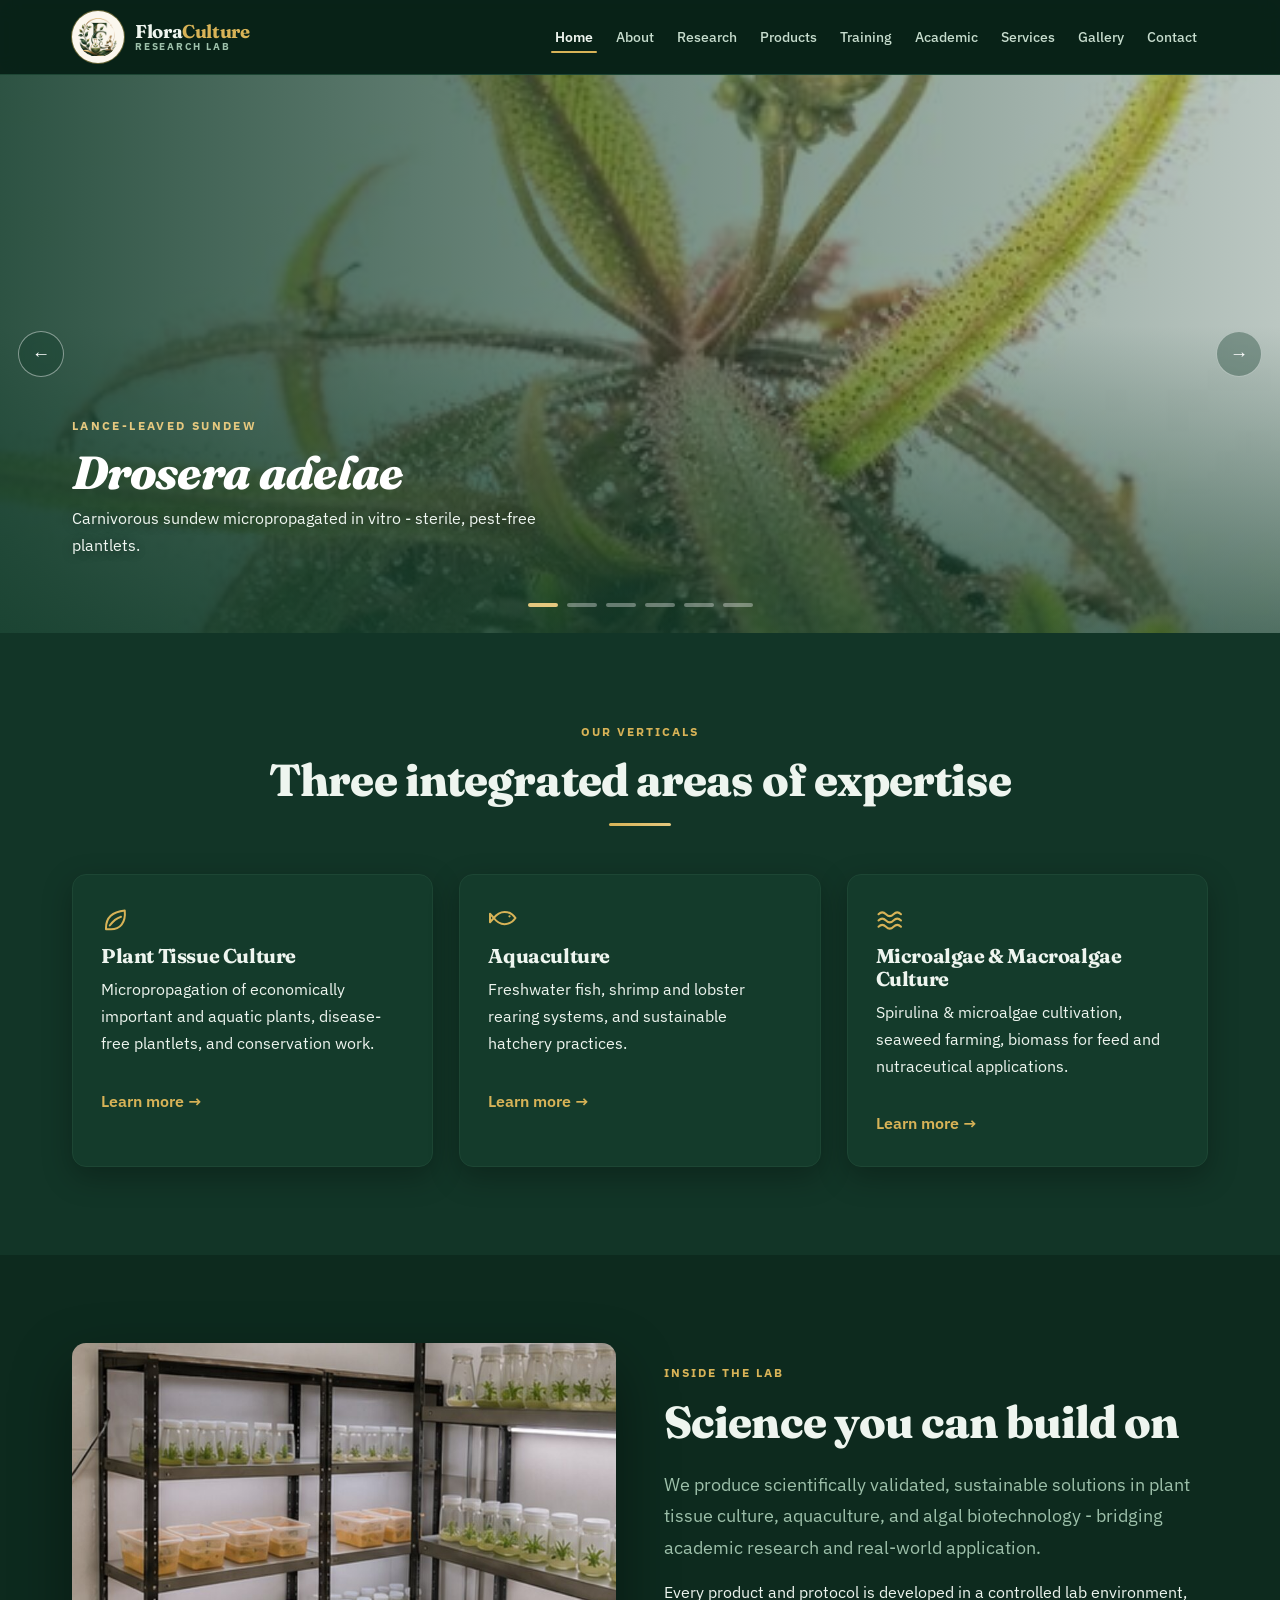
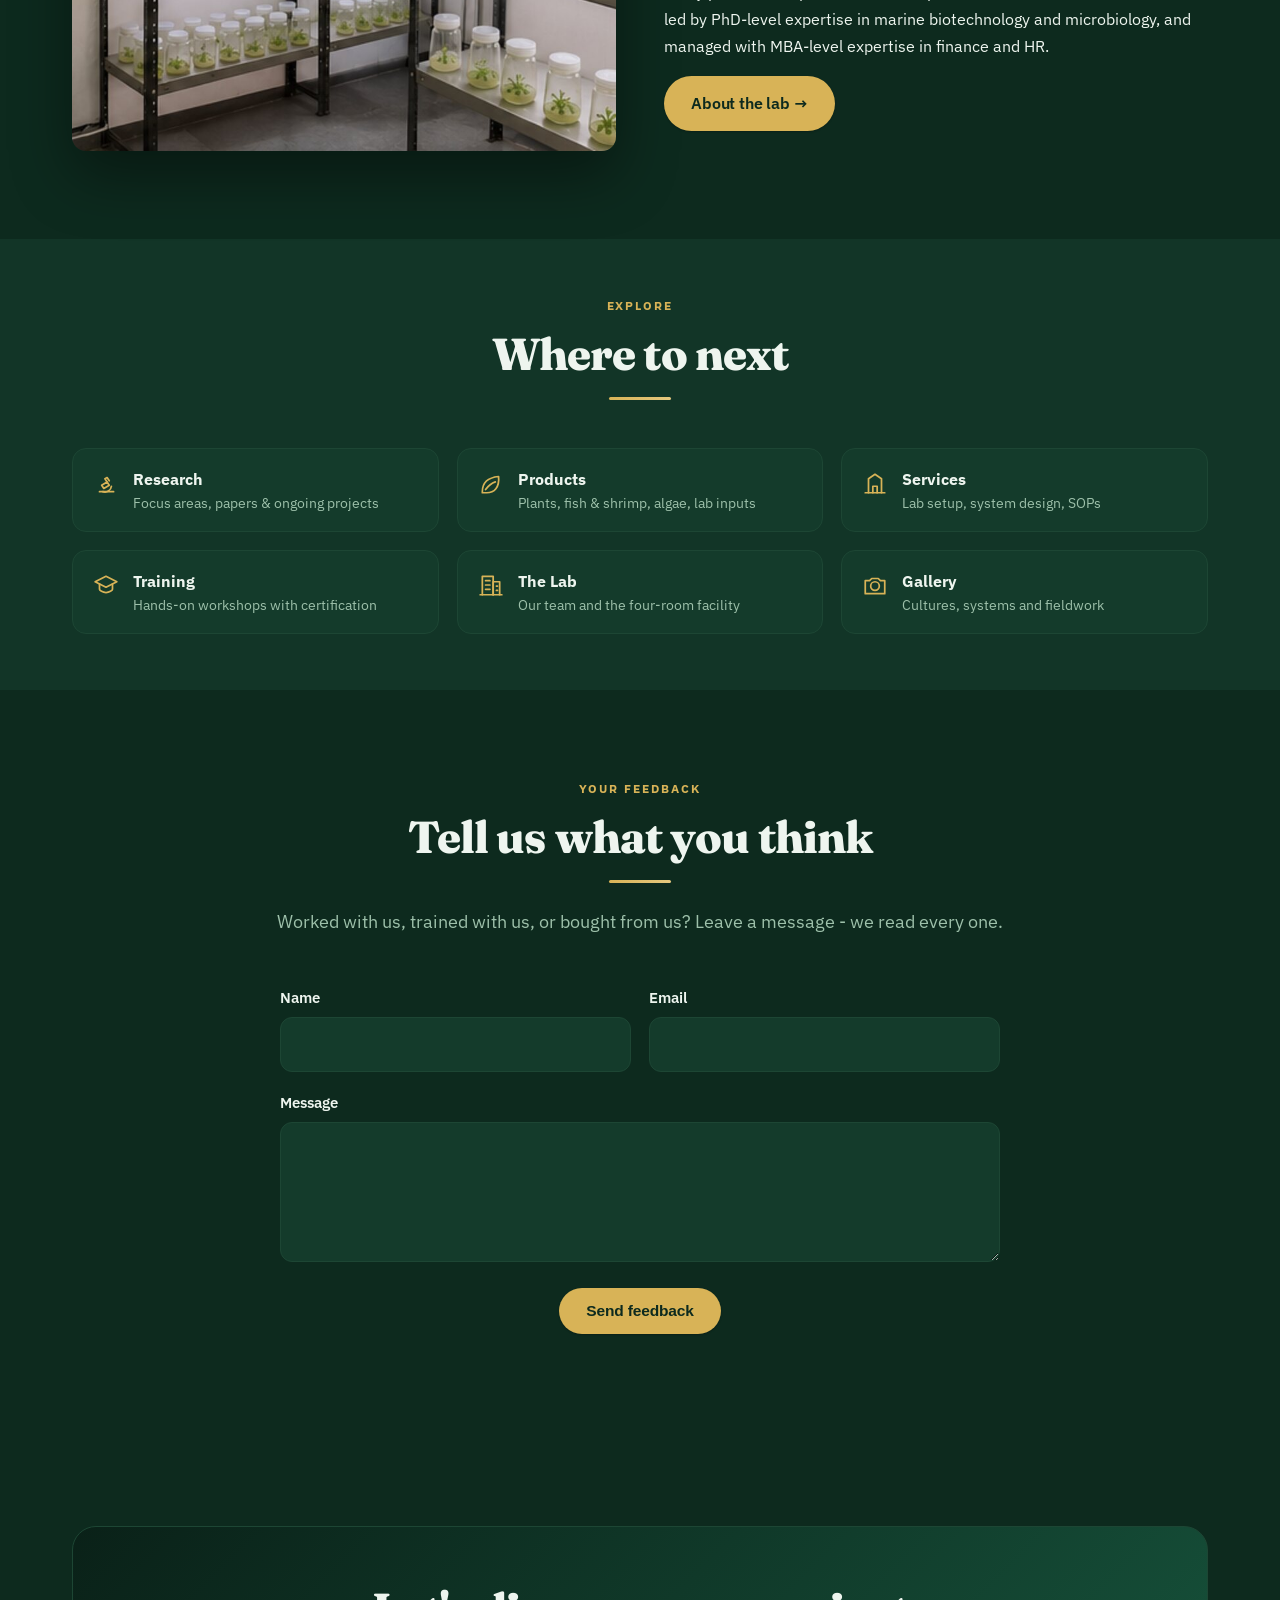
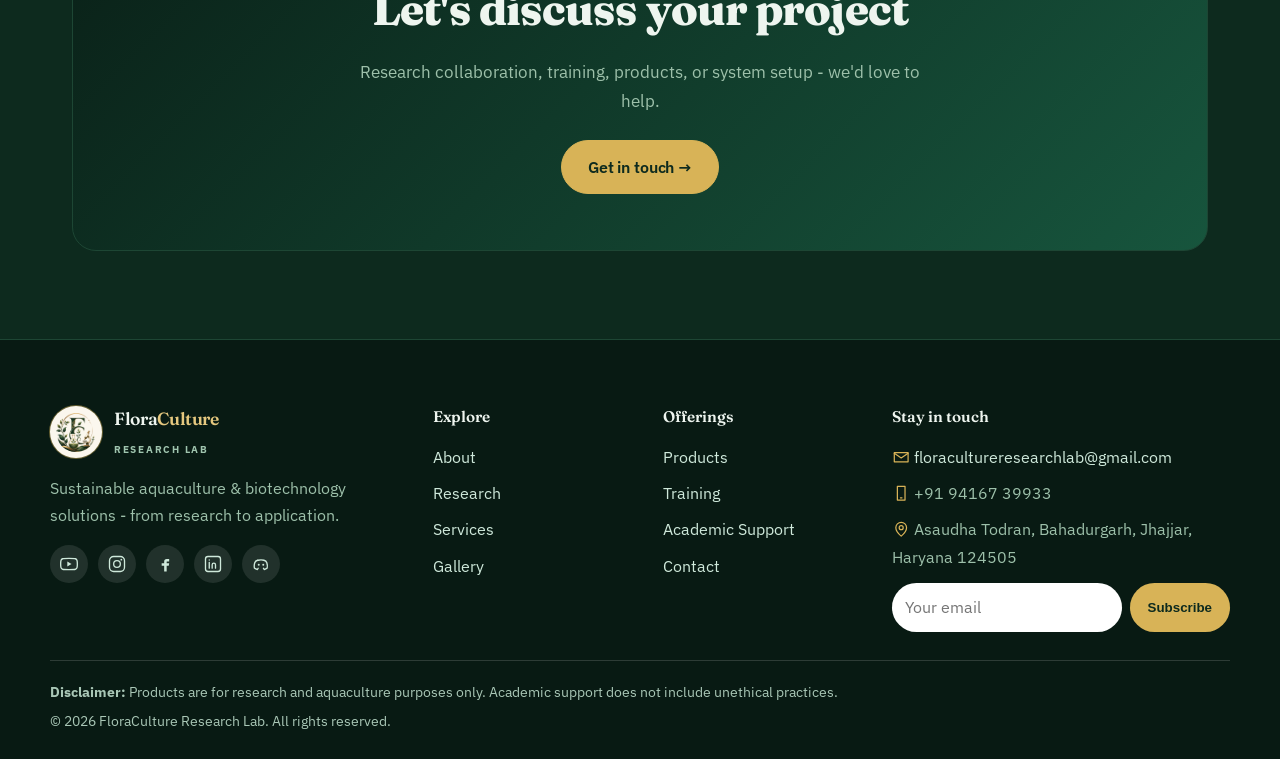
<file: index.html>
<!doctype html>
<html lang="en">
<head>
  <meta charset="utf-8" />
  <meta name="viewport" content="width=device-width, initial-scale=1" />
  <title>FloraCulture Research Lab - Built on Nature. Driven by Science.</title>
  <meta name="description" content="Integrated Plant Production & Aquaculture Lab - sustainable solutions through plant tissue culture, aquaculture, and algal biotechnology. Research, training, and biological products." />
  <link rel="canonical" href="https://floracultureresearchlab.com/" />
  <meta property="og:type" content="website" />
  <meta property="og:site_name" content="FloraCulture Research Lab" />
  <meta property="og:title" content="FloraCulture Research Lab - Built on Nature. Driven by Science." />
  <meta property="og:description" content="Integrated Plant Production & Aquaculture Lab - sustainable solutions through plant tissue culture, aquaculture, and algal biotechnology. Research, training, and biological products." />
  <meta property="og:url" content="https://floracultureresearchlab.com/" />
  <meta property="og:image" content="https://floracultureresearchlab.com/assets/img/og-cover.jpg" />
  <meta name="twitter:card" content="summary_large_image" />
  <link rel="icon" href="assets/img/favicon-64.png" type="image/png" />
  <link rel="apple-touch-icon" href="assets/img/apple-touch-icon.png" />
  <link rel="preconnect" href="https://fonts.googleapis.com" />
  <link rel="preconnect" href="https://fonts.gstatic.com" crossorigin />
  <link rel="stylesheet" href="https://fonts.googleapis.com/css2?family=Fraunces:opsz,wght@9..144,500;9..144,600;9..144,700&family=IBM+Plex+Sans:wght@400;500;600;700&display=swap" />
  <link rel="stylesheet" href="assets/css/theme.css?v=1" />
  <link rel="stylesheet" href="assets/css/styles.css?v=18" />
</head>
<body>
<svg xmlns="http://www.w3.org/2000/svg" style="display:none" aria-hidden="true">
<symbol id="i-leaf" viewBox="0 0 24 24" fill="none" stroke="currentColor" stroke-width="1.6" stroke-linecap="round" stroke-linejoin="round"><path d="M4 20c0-8 5-13 15-14 1 10-4 15-11 15H4zm3-2c3-4 6-6 9-7"/></symbol>
<symbol id="i-fish" viewBox="0 0 24 24" fill="none" stroke="currentColor" stroke-width="1.6" stroke-linecap="round" stroke-linejoin="round"><path d="M22 12c-2.3 3.3-5.5 4.9-8.7 4.9S7 15.3 4.7 12C7 8.7 10.1 7.1 13.3 7.1S19.7 8.7 22 12z"/><path d="M4.7 12 1.6 8.6v6.8z"/><circle cx="17.2" cy="10.6" r=".9" fill="currentColor" stroke="none"/></symbol>
<symbol id="i-wave" viewBox="0 0 24 24" fill="none" stroke="currentColor" stroke-width="1.6" stroke-linecap="round" stroke-linejoin="round"><path d="M2 9c2-2 4-2 6 0s4 2 6 0 4-2 6 0"/><path d="M2 14c2-2 4-2 6 0s4 2 6 0 4-2 6 0"/><path d="M2 19c2-2 4-2 6 0s4 2 6 0 4-2 6 0"/></symbol>
<symbol id="i-herb" viewBox="0 0 24 24" fill="none" stroke="currentColor" stroke-width="1.6" stroke-linecap="round" stroke-linejoin="round"><path d="M12 21V8"/><path d="M12 12c0-3 2-5 6-5 0 3-2 5-6 5z"/><path d="M12 16c0-3-2-5-6-5 0 3 2 5 6 5z"/></symbol>
<symbol id="i-coral" viewBox="0 0 24 24" fill="none" stroke="currentColor" stroke-width="1.6" stroke-linecap="round" stroke-linejoin="round"><path d="M12 21v-7"/><path d="M12 14c-1-3-4-4-4-8"/><path d="M12 14c1-3 4-4 4-8"/><path d="M8 6V3M16 6V3M12 9V4"/></symbol>
<symbol id="i-microscope" viewBox="0 0 24 24" fill="none" stroke="currentColor" stroke-width="1.6" stroke-linecap="round" stroke-linejoin="round"><path d="M6 20h13"/><path d="M9 20a6 6 0 0 0 8-5"/><path d="M10 17l-2-3 5-3 2 3z"/><path d="M13 11l-2-3 2-1 2 3"/></symbol>
<symbol id="i-flask" viewBox="0 0 24 24" fill="none" stroke="currentColor" stroke-width="1.6" stroke-linecap="round" stroke-linejoin="round"><path d="M10 3v6L5 18a2 2 0 0 0 2 3h10a2 2 0 0 0 2-3l-5-9V3"/><path d="M9 3h6"/><path d="M7.5 14h9"/></symbol>
<symbol id="i-doc" viewBox="0 0 24 24" fill="none" stroke="currentColor" stroke-width="1.6" stroke-linecap="round" stroke-linejoin="round"><path d="M14 3H7a2 2 0 0 0-2 2v14a2 2 0 0 0 2 2h10a2 2 0 0 0 2-2V8z"/><path d="M14 3v5h5"/><path d="M9 13h6M9 17h6"/></symbol>
<symbol id="i-build" viewBox="0 0 24 24" fill="none" stroke="currentColor" stroke-width="1.6" stroke-linecap="round" stroke-linejoin="round"><path d="M3 21h18"/><path d="M6 21V8l6-4 6 4v13"/><path d="M10 21v-6h4v6"/></symbol>
<symbol id="i-cap" viewBox="0 0 24 24" fill="none" stroke="currentColor" stroke-width="1.6" stroke-linecap="round" stroke-linejoin="round"><path d="M12 4L2 9l10 5 10-5z"/><path d="M6 11v5c0 1 3 3 6 3s6-2 6-3v-5"/></symbol>
<symbol id="i-clipboard" viewBox="0 0 24 24" fill="none" stroke="currentColor" stroke-width="1.6" stroke-linecap="round" stroke-linejoin="round"><path d="M9 4h6v3H9z"/><path d="M15 5h3a1 1 0 0 1 1 1v14a1 1 0 0 1-1 1H6a1 1 0 0 1-1-1V6a1 1 0 0 1 1-1h3"/><path d="M9 12h6M9 16h4"/></symbol>
<symbol id="i-handshake" viewBox="0 0 24 24" fill="none" stroke="currentColor" stroke-width="1.6" stroke-linecap="round" stroke-linejoin="round"><path d="M2 12l4-4 4 3 3-1 4 3"/><path d="M22 12l-4 4-3-2"/><path d="M10 11l-2 3 2 2 2-2"/></symbol>
<symbol id="i-target" viewBox="0 0 24 24" fill="none" stroke="currentColor" stroke-width="1.6" stroke-linecap="round" stroke-linejoin="round"><circle cx="12" cy="12" r="8"/><circle cx="12" cy="12" r="4"/><circle cx="12" cy="12" r="1" fill="currentColor" stroke="none"/></symbol>
<symbol id="i-telescope" viewBox="0 0 24 24" fill="none" stroke="currentColor" stroke-width="1.6" stroke-linecap="round" stroke-linejoin="round"><path d="M3 15l11-6 3 5-11 6z"/><path d="M17 9l3-1 1 3-3 1"/><path d="M9 17v4M9 21H6M9 21h3"/></symbol>
<symbol id="i-compass" viewBox="0 0 24 24" fill="none" stroke="currentColor" stroke-width="1.6" stroke-linecap="round" stroke-linejoin="round"><circle cx="12" cy="12" r="9"/><path d="M15 9l-2 6-4 2 2-6z"/></symbol>
<symbol id="i-chart" viewBox="0 0 24 24" fill="none" stroke="currentColor" stroke-width="1.6" stroke-linecap="round" stroke-linejoin="round"><path d="M4 20V10M10 20V4M16 20v-7M22 20H2"/></symbol>
<symbol id="i-pen" viewBox="0 0 24 24" fill="none" stroke="currentColor" stroke-width="1.6" stroke-linecap="round" stroke-linejoin="round"><path d="M4 20l4-1 10-10-3-3L5 16z"/><path d="M15 6l3 3"/></symbol>
<symbol id="i-note" viewBox="0 0 24 24" fill="none" stroke="currentColor" stroke-width="1.6" stroke-linecap="round" stroke-linejoin="round"><path d="M5 4h14v16H5z"/><path d="M9 9h6M9 13h6M9 17h3"/></symbol>
<symbol id="i-palette" viewBox="0 0 24 24" fill="none" stroke="currentColor" stroke-width="1.6" stroke-linecap="round" stroke-linejoin="round"><path d="M12 3a9 9 0 0 0 0 18c1 0 2-1 2-2s-1-2 0-3 3 0 4-1a8 8 0 0 0-6-12z"/><circle cx="8" cy="10" r="1" fill="currentColor" stroke="none"/><circle cx="12" cy="7" r="1" fill="currentColor" stroke="none"/><circle cx="16" cy="10" r="1" fill="currentColor" stroke="none"/></symbol>
<symbol id="i-calendar" viewBox="0 0 24 24" fill="none" stroke="currentColor" stroke-width="1.6" stroke-linecap="round" stroke-linejoin="round"><path d="M4 6h16v15H4z"/><path d="M4 10h16M9 3v4M15 3v4"/></symbol>
<symbol id="i-info" viewBox="0 0 24 24" fill="none" stroke="currentColor" stroke-width="1.6" stroke-linecap="round" stroke-linejoin="round"><circle cx="12" cy="12" r="9"/><path d="M12 11v5"/><circle cx="12" cy="8" r=".9" fill="currentColor" stroke="none"/></symbol>
<symbol id="i-building" viewBox="0 0 24 24" fill="none" stroke="currentColor" stroke-width="1.6" stroke-linecap="round" stroke-linejoin="round"><path d="M4 21V4h10v17"/><path d="M14 21V9h6v12"/><path d="M7 8h4M7 12h4M7 16h4M17 13h1M17 17h1"/><path d="M2 21h20"/></symbol>
<symbol id="i-camera" viewBox="0 0 24 24" fill="none" stroke="currentColor" stroke-width="1.6" stroke-linecap="round" stroke-linejoin="round"><path d="M3 8h4l2-2h6l2 2h4v12H3z"/><circle cx="12" cy="13" r="4"/></symbol>
<symbol id="i-mail" viewBox="0 0 24 24" fill="none" stroke="currentColor" stroke-width="1.6" stroke-linecap="round" stroke-linejoin="round"><path d="M3 6h18v12H3z"/><path d="M3 7l9 6 9-6"/></symbol>
<symbol id="i-phone" viewBox="0 0 24 24" fill="none" stroke="currentColor" stroke-width="1.6" stroke-linecap="round" stroke-linejoin="round"><path d="M7 3h10v18H7z"/><path d="M11 18h2"/></symbol>
<symbol id="i-pin" viewBox="0 0 24 24" fill="none" stroke="currentColor" stroke-width="1.6" stroke-linecap="round" stroke-linejoin="round"><path d="M12 21s7-6 7-11a7 7 0 1 0-14 0c0 5 7 11 7 11z"/><circle cx="12" cy="10" r="2.6"/></symbol>
<symbol id="i-chat" viewBox="0 0 24 24" fill="none" stroke="currentColor" stroke-width="1.6" stroke-linecap="round" stroke-linejoin="round"><path d="M21 12a8 8 0 0 1-8 8H7l-4 3 1-5a8 8 0 1 1 17-6z"/></symbol>
<symbol id="i-link" viewBox="0 0 24 24" fill="none" stroke="currentColor" stroke-width="1.6" stroke-linecap="round" stroke-linejoin="round"><path d="M10 14a4 4 0 0 0 6 .5l2-2a4 4 0 0 0-6-6l-1 1"/><path d="M14 10a4 4 0 0 0-6-.5l-2 2a4 4 0 0 0 6 6l1-1"/></symbol>
<symbol id="i-menu" viewBox="0 0 24 24" fill="none" stroke="currentColor" stroke-width="1.6" stroke-linecap="round" stroke-linejoin="round"><path d="M4 7h16M4 12h16M4 17h16"/></symbol>
<symbol id="i-youtube" viewBox="0 0 24 24" fill="none" stroke="currentColor" stroke-width="1.6" stroke-linecap="round" stroke-linejoin="round"><path d="M22 12s0-3-.4-4.4a2.7 2.7 0 0 0-1.9-1.9C18.3 5.3 12 5.3 12 5.3s-6.3 0-7.7.4a2.7 2.7 0 0 0-1.9 1.9C2 9 2 12 2 12s0 3 .4 4.4a2.7 2.7 0 0 0 1.9 1.9c1.4.4 7.7.4 7.7.4s6.3 0 7.7-.4a2.7 2.7 0 0 0 1.9-1.9C22 15 22 12 22 12z"/><path d="M10 15V9l5 3z" fill="currentColor" stroke="none"/></symbol>
<symbol id="i-instagram" viewBox="0 0 24 24" fill="none" stroke="currentColor" stroke-width="1.6" stroke-linecap="round" stroke-linejoin="round"><rect x="3" y="3" width="18" height="18" rx="5"/><circle cx="12" cy="12" r="4"/><circle cx="17.2" cy="6.8" r="1.1" fill="currentColor" stroke="none"/></symbol>
<symbol id="i-facebook" viewBox="0 0 24 24" fill="none" stroke="currentColor" stroke-width="1.6" stroke-linecap="round" stroke-linejoin="round"><path d="M14 9h3V6h-3c-2 0-3 1.3-3 3.2V11H8v3h3v7h3v-7h2.5l.5-3H14V9.6c0-.4.2-.6.6-.6z" fill="currentColor" stroke="none"/></symbol>
<symbol id="i-linkedin" viewBox="0 0 24 24" fill="none" stroke="currentColor" stroke-width="1.6" stroke-linecap="round" stroke-linejoin="round"><rect x="3" y="3" width="18" height="18" rx="3"/><path d="M7.5 10v7M7.5 7.2v.1M11 17v-4a2 2 0 0 1 4 0v4"/></symbol>
<symbol id="i-discord" viewBox="0 0 24 24" fill="none" stroke="currentColor" stroke-width="1.6" stroke-linecap="round" stroke-linejoin="round"><path d="M8.5 7.5A13 13 0 0 1 12 7a13 13 0 0 1 3.5.5c2 .6 3 1.6 3.5 3 .7 2.2.8 4.6.4 6.4-.9.8-2.2 1.4-3.6 1.7l-.9-1.5"/><path d="M8.6 17.1l-.9 1.5c-1.4-.3-2.7-.9-3.6-1.7-.4-1.8-.3-4.2.4-6.4.5-1.4 1.5-2.4 3.5-3"/><circle cx="9.3" cy="13" r="1.2" fill="currentColor" stroke="none"/><circle cx="14.7" cy="13" r="1.2" fill="currentColor" stroke="none"/></symbol>
</svg>
  <a class="skip-link" href="#main">Skip to content</a>

  <header class="site-header">
    <div class="container nav">
      <a class="brand" href="index.html">
        <img class="brand-logo" src="assets/img/logo-mark.png" alt="" />
        <span class="brand-text">
          <span class="bt-name">Flora<em>Culture</em></span>
          <span class="bt-sub">Research Lab</span>
        </span>
      </a>
      <div class="nav-right">
        <ul class="nav-links" id="nav-links">
          <li><a class="active" href="index.html">Home</a></li>
          <li><a href="about.html">About</a></li>
          <li><a href="research.html">Research</a></li>
          <li><a href="products.html">Products</a></li>
          <li><a href="training.html">Training</a></li>
          <li><a href="academic.html">Academic</a></li>
          <li><a href="services.html">Services</a></li>
          <li><a href="gallery.html">Gallery</a></li>
          <li><a href="contact.html">Contact</a></li>
        </ul>
        <button class="nav-toggle" aria-label="Toggle menu" aria-expanded="false" aria-controls="nav-links"><svg class="ic" aria-hidden="true"><use href="#i-menu"/></svg></button>
      </div>
    </div>
  </header>

  <main id="main">
    <!-- Hero slider -->
    <section class="hero-slider" aria-label="Plants from our lab" aria-roledescription="carousel">
      <div class="slides">
        <div class="hero-slide is-active" data-slide="0">
          <img src="assets/img/plant-drosera-adelae.jpg" alt="Drosera adelae - Lance-leaved sundew" fetchpriority="high" />
          <div class="slide-caption container">
            <p class="common">Lance-leaved sundew</p>
            <h2 class="sci">Drosera adelae</h2>
            <p class="slide-note">Carnivorous sundew micropropagated in vitro - sterile, pest-free plantlets.</p>
          </div>
        </div>
        <div class="hero-slide" data-slide="1">
          <img src="assets/img/plant-dorosera_spatulata.jpg" alt="Drosera spatulata - Spoon-leaved sundew" />
          <div class="slide-caption container">
            <p class="common">Spoon-leaved sundew</p>
            <h2 class="sci">Drosera spatulata</h2>
            <p class="slide-note">Tissue-cultured stock raised from sterile seed, true to type.</p>
          </div>
        </div>
        <div class="hero-slide" data-slide="2">
          <img src="assets/img/plant-utricularia_graminifolia.jpg" alt="Utricularia graminifolia - Grass-leaved bladderwort" />
          <div class="slide-caption container">
            <p class="common">Grass-leaved bladderwort</p>
            <h2 class="sci">Utricularia graminifolia</h2>
            <p class="slide-note">Aquascaping carpet species propagated in flasks, algae-free.</p>
          </div>
        </div>
        <div class="hero-slide" data-slide="3">
          <img src="assets/img/plant-rotala-rotundifolia-florida.jpg" alt="Rotala rotundifolia - 'Florida' - aquatic stem plant" />
          <div class="slide-caption container">
            <p class="common">'Florida' - aquatic stem plant</p>
            <h2 class="sci">Rotala rotundifolia</h2>
            <p class="slide-note">Aquarium stem plant grown emersed then hardened for submerged culture.</p>
          </div>
        </div>
        <div class="hero-slide" data-slide="4">
          <img src="assets/img/plant-rotala_rotundifolia_red.jpg" alt="Rotala rotundifolia - 'Red' - aquatic stem plant" />
          <div class="slide-caption container">
            <p class="common">'Red' - aquatic stem plant</p>
            <h2 class="sci">Rotala rotundifolia</h2>
            <p class="slide-note">High-colour selection maintained under controlled light and nutrients.</p>
          </div>
        </div>
        <div class="hero-slide" data-slide="5">
          <img src="assets/img/plant-withania_somnifera.jpg" alt="Withania somnifera - Ashwagandha - medicinal" />
          <div class="slide-caption container">
            <p class="common">Ashwagandha - medicinal</p>
            <h2 class="sci">Withania somnifera</h2>
            <p class="slide-note">Elite medicinal line multiplied for consistent withanolide content.</p>
          </div>
        </div>
      </div>
      <button class="slider-nav prev" type="button" aria-label="Previous plant">&#8592;</button>
      <button class="slider-nav next" type="button" aria-label="Next plant">&#8594;</button>
      <div class="slider-dots" role="tablist" aria-label="Choose plant">
        <button type="button" data-goto="0" aria-current="true" aria-label="Show Drosera adelae"></button>
        <button type="button" data-goto="1" aria-current="false" aria-label="Show Drosera spatulata"></button>
        <button type="button" data-goto="2" aria-current="false" aria-label="Show Utricularia graminifolia"></button>
        <button type="button" data-goto="3" aria-current="false" aria-label="Show Rotala rotundifolia"></button>
        <button type="button" data-goto="4" aria-current="false" aria-label="Show Rotala rotundifolia"></button>
        <button type="button" data-goto="5" aria-current="false" aria-label="Show Withania somnifera"></button>
      </div>
    </section>

    <!-- Verticals -->
    <section class="section alt">
      <div class="container">
        <div class="section-head center">
          <p class="eyebrow">Our Verticals</p>
          <h2>Three integrated areas of expertise</h2>
        </div>
        <div class="grid cols-3">
          <div class="card lift">
            <div class="ico"><svg class="ic" aria-hidden="true"><use href="#i-leaf"/></svg></div>
            <h3>Plant Tissue Culture</h3>
            <p>Micropropagation of economically important and aquatic plants, disease-free plantlets, and conservation work.</p>
            <a class="arrow-link" href="research.html">Learn more →</a>
          </div>
          <div class="card lift">
            <div class="ico"><svg class="ic" aria-hidden="true"><use href="#i-fish"/></svg></div>
            <h3>Aquaculture</h3>
            <p>Freshwater fish, shrimp and lobster rearing systems, and sustainable hatchery practices.</p>
            <a class="arrow-link" href="research.html">Learn more →</a>
          </div>
          <div class="card lift">
            <div class="ico"><svg class="ic" aria-hidden="true"><use href="#i-wave"/></svg></div>
            <h3>Microalgae &amp; Macroalgae Culture</h3>
            <p>Spirulina &amp; microalgae cultivation, seaweed farming, biomass for feed and nutraceutical applications.</p>
            <a class="arrow-link" href="research.html">Learn more →</a>
          </div>
        </div>
      </div>
    </section>

    <!-- Lab intro split -->
    <section class="section">
      <div class="container">
        <div class="split">
          <img src="assets/img/lab-culture-room.jpg" alt="Plant tissue culture grow room with shelves of in vitro cultures" loading="lazy" />
          <div>
            <p class="eyebrow">Inside the Lab</p>
            <h2>Science you can build on</h2>
            <p class="lead">We produce scientifically validated, sustainable solutions in plant tissue culture, aquaculture, and algal biotechnology - bridging academic research and real-world application.</p>
            <p>Every product and protocol is developed in a controlled lab environment, led by PhD-level expertise in marine biotechnology and microbiology, and managed with MBA-level expertise in finance and HR.</p>
            <div class="btn-row"><a class="btn" href="about.html">About the lab →</a></div>
          </div>
        </div>
      </div>
    </section>

    <!-- Explore / router -->
    <section class="section alt tight">
      <div class="container">
        <div class="section-head center">
          <p class="eyebrow">Explore</p>
          <h2>Where to next</h2>
        </div>
        <div class="explore-grid">
          <a class="explore-card" href="research.html"><span class="ico"><svg class="ic" aria-hidden="true"><use href="#i-microscope"/></svg></span><span><b>Research</b>Focus areas, papers &amp; ongoing projects</span></a>
          <a class="explore-card" href="products.html"><span class="ico"><svg class="ic" aria-hidden="true"><use href="#i-leaf"/></svg></span><span><b>Products</b>Plants, fish &amp; shrimp, algae, lab inputs</span></a>
          <a class="explore-card" href="services.html"><span class="ico"><svg class="ic" aria-hidden="true"><use href="#i-build"/></svg></span><span><b>Services</b>Lab setup, system design, SOPs</span></a>
          <a class="explore-card" href="training.html"><span class="ico"><svg class="ic" aria-hidden="true"><use href="#i-cap"/></svg></span><span><b>Training</b>Hands-on workshops with certification</span></a>
          <a class="explore-card" href="about.html"><span class="ico"><svg class="ic" aria-hidden="true"><use href="#i-building"/></svg></span><span><b>The Lab</b>Our team and the four-room facility</span></a>
          <a class="explore-card" href="gallery.html"><span class="ico"><svg class="ic" aria-hidden="true"><use href="#i-camera"/></svg></span><span><b>Gallery</b>Cultures, systems and fieldwork</span></a>
        </div>
      </div>
    </section>

    <!-- Feedback -->
    <section class="section">
      <div class="container">
        <div class="section-head center">
          <p class="eyebrow">Your Feedback</p>
          <h2>Tell us what you think</h2>
          <p class="lead" style="margin-top:14px">Worked with us, trained with us, or bought from us? Leave a message - we read every one.</p>
        </div>
        <form id="feedback-form" class="feedback-form" action="REPLACE_ME" method="POST" novalidate>
          <div class="form-row">
            <div class="form-field">
              <label for="fb-name">Name</label>
              <input type="text" id="fb-name" name="name" required autocomplete="name" />
            </div>
            <div class="form-field">
              <label for="fb-email">Email</label>
              <input type="email" id="fb-email" name="email" required autocomplete="email" />
            </div>
          </div>
          <div class="form-field">
            <label for="fb-message">Message</label>
            <textarea id="fb-message" name="message" required></textarea>
          </div>
          <input type="hidden" name="subject" value="Website feedback" />
          <div class="btn-row"><button class="btn" type="submit">Send feedback</button></div>
          <p class="form-msg" role="status" aria-live="polite"></p>
        </form>
      </div>
    </section>

    <!-- CTA band -->
    <section class="section">
      <div class="container">
        <div class="cta-band">
          <h2>Let's discuss your project</h2>
          <p>Research collaboration, training, products, or system setup - we'd love to help.</p>
          <a class="btn-outline" href="contact.html">Get in touch →</a>
        </div>
      </div>
    </section>
  </main>

  <footer class="site-footer">
    <div class="container footer-grid">
      <div>
        <a class="footer-logo" href="index.html">
          <img src="assets/img/logo-mark.png" alt="" />
          <span>
            <span class="bt-name">Flora<em>Culture</em></span><br />
            <span class="bt-sub">Research Lab</span>
          </span>
        </a>
        <p style="margin-top:14px;max-width:320px">Sustainable aquaculture &amp; biotechnology solutions - from research to application.</p>
        <div class="socials">
          <a href="https://youtube.com/@floracultureresearchlab" target="_blank" rel="noopener noreferrer" aria-label="YouTube" title="YouTube"><svg class="ic soc" aria-hidden="true"><use href="#i-youtube"/></svg></a>
          <a href="https://www.instagram.com/floracultureresearchlab" target="_blank" rel="noopener noreferrer" aria-label="Instagram" title="Instagram"><svg class="ic soc" aria-hidden="true"><use href="#i-instagram"/></svg></a>
          <a href="https://www.facebook.com/share/1K1VH892jU/" target="_blank" rel="noopener noreferrer" aria-label="Facebook" title="Facebook"><svg class="ic soc" aria-hidden="true"><use href="#i-facebook"/></svg></a>
          <a href="https://www.linkedin.com/in/floraculture-research-lab-23937442b" target="_blank" rel="noopener noreferrer" aria-label="LinkedIn" title="LinkedIn"><svg class="ic soc" aria-hidden="true"><use href="#i-linkedin"/></svg></a>
          <a href="https://discord.gg/sw5f4sZqZ" target="_blank" rel="noopener noreferrer" aria-label="Discord" title="Discord"><svg class="ic soc" aria-hidden="true"><use href="#i-discord"/></svg></a>
        </div>
      </div>
      <div>
        <h4>Explore</h4>
        <ul>
          <li><a href="about.html">About</a></li>
          <li><a href="research.html">Research</a></li>
          <li><a href="services.html">Services</a></li>
          <li><a href="gallery.html">Gallery</a></li>
        </ul>
      </div>
      <div>
        <h4>Offerings</h4>
        <ul>
          <li><a href="products.html">Products</a></li>
          <li><a href="training.html">Training</a></li>
          <li><a href="academic.html">Academic Support</a></li>
          <li><a href="contact.html">Contact</a></li>
        </ul>
      </div>
      <div>
        <h4>Stay in touch</h4>
        <ul>
          <li><svg class="ic" aria-hidden="true"><use href="#i-mail"/></svg> <a href="mailto:floracultureresearchlab@gmail.com">floracultureresearchlab@gmail.com</a></li>
          <li><svg class="ic" aria-hidden="true"><use href="#i-phone"/></svg> +91 94167 39933</li>
          <li><svg class="ic" aria-hidden="true"><use href="#i-pin"/></svg> Asaudha Todran, Bahadurgarh, Jhajjar, Haryana 124505</li>
        </ul>
        <form class="newsletter" onsubmit="return false">
          <input type="email" placeholder="Your email" aria-label="Email for newsletter" />
          <button type="submit">Subscribe</button>
        </form>
      </div>
    </div>
    <div class="container disclaimer">
      <p><strong>Disclaimer:</strong> Products are for research and aquaculture purposes only. Academic support does not include unethical practices.</p>
      <p>© <span id="year">2026</span> FloraCulture Research Lab. All rights reserved.</p>
    </div>
  </footer>

  <script src="assets/js/main.js?v=13"></script>
</body>
</html>
</file>
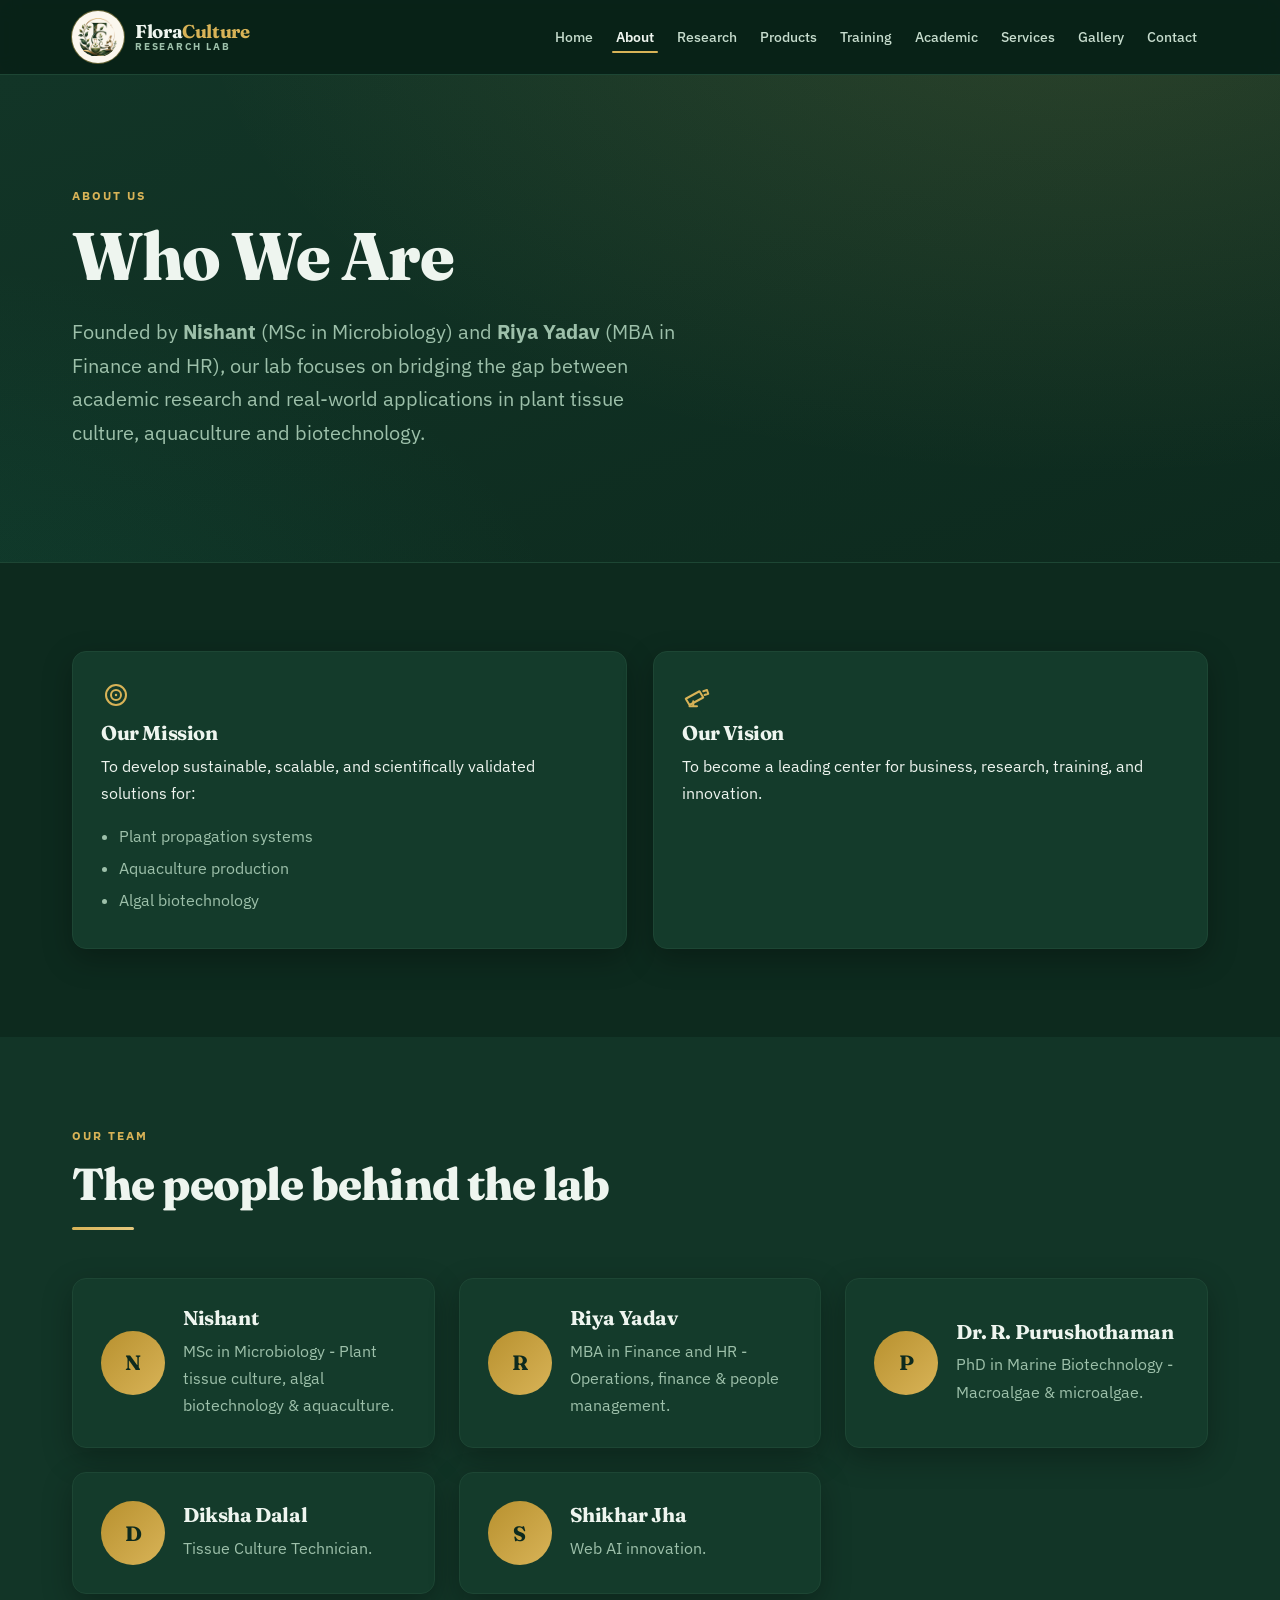
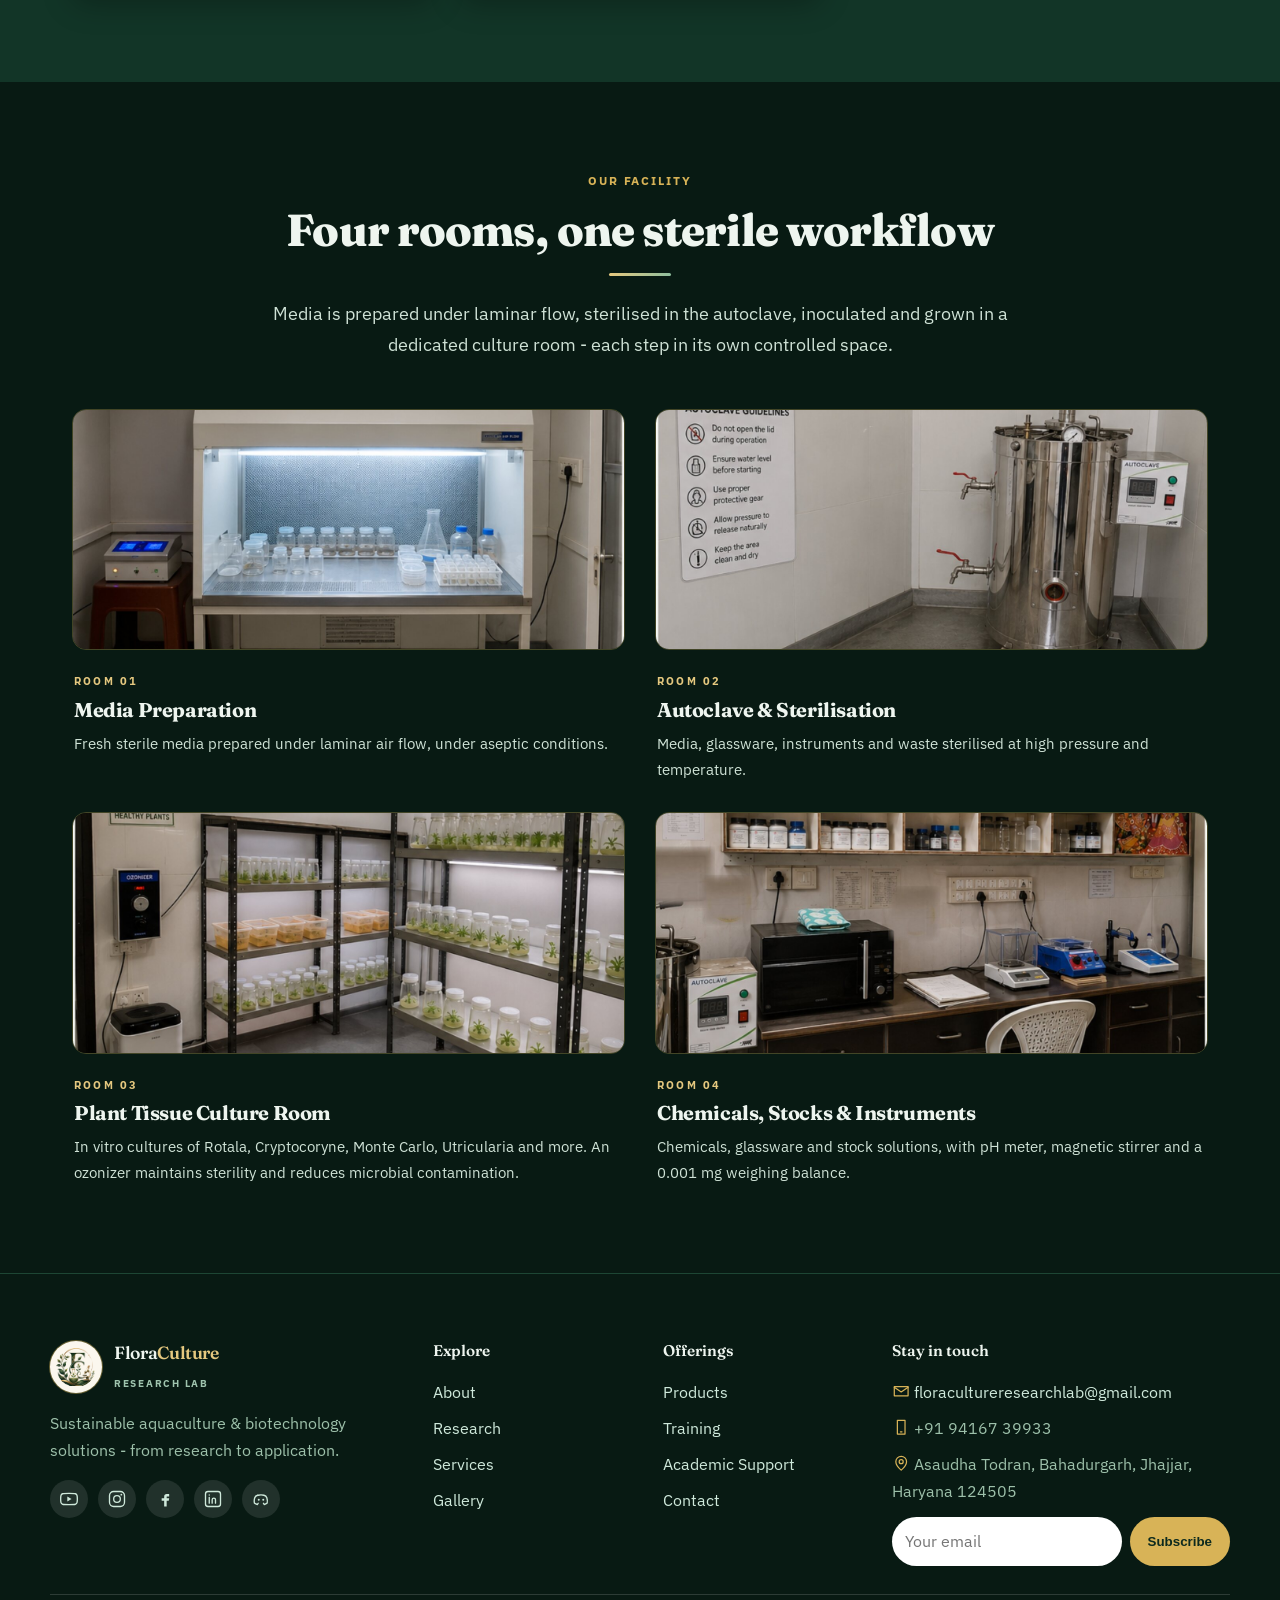
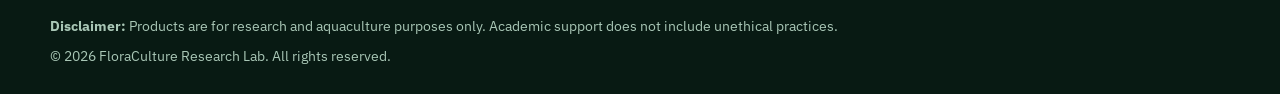
<file: about.html>
<!doctype html>
<html lang="en">
<head>
  <meta charset="utf-8" />
  <meta name="viewport" content="width=device-width, initial-scale=1" />
  <title>About - FloraCulture Research Lab</title>
  <meta name="description" content="Founded by Nishant (MSc Microbiology) and Riya Yadav (MBA in Finance and HR), FloraCulture Research Lab bridges academic research and real-world applications." />
  <link rel="canonical" href="https://floracultureresearchlab.com/about.html" />
  <meta property="og:type" content="website" />
  <meta property="og:site_name" content="FloraCulture Research Lab" />
  <meta property="og:title" content="About - FloraCulture Research Lab" />
  <meta property="og:description" content="Founded by Nishant (MSc Microbiology) and Riya Yadav (MBA in Finance and HR), FloraCulture Research Lab bridges academic research and real-world applications." />
  <meta property="og:url" content="https://floracultureresearchlab.com/about.html" />
  <meta property="og:image" content="https://floracultureresearchlab.com/assets/img/og-cover.jpg" />
  <meta name="twitter:card" content="summary_large_image" />
  <link rel="icon" href="assets/img/favicon-64.png" type="image/png" />
  <link rel="apple-touch-icon" href="assets/img/apple-touch-icon.png" />
  <link rel="preconnect" href="https://fonts.googleapis.com" />
  <link rel="preconnect" href="https://fonts.gstatic.com" crossorigin />
  <link rel="stylesheet" href="https://fonts.googleapis.com/css2?family=Fraunces:opsz,wght@9..144,500;9..144,600;9..144,700&family=IBM+Plex+Sans:wght@400;500;600;700&display=swap" />
  <link rel="stylesheet" href="assets/css/theme.css?v=1" />
  <link rel="stylesheet" href="assets/css/styles.css?v=18" />
</head>
<body>
<svg xmlns="http://www.w3.org/2000/svg" style="display:none" aria-hidden="true">
<symbol id="i-leaf" viewBox="0 0 24 24" fill="none" stroke="currentColor" stroke-width="1.6" stroke-linecap="round" stroke-linejoin="round"><path d="M4 20c0-8 5-13 15-14 1 10-4 15-11 15H4zm3-2c3-4 6-6 9-7"/></symbol>
<symbol id="i-fish" viewBox="0 0 24 24" fill="none" stroke="currentColor" stroke-width="1.6" stroke-linecap="round" stroke-linejoin="round"><path d="M22 12c-2.3 3.3-5.5 4.9-8.7 4.9S7 15.3 4.7 12C7 8.7 10.1 7.1 13.3 7.1S19.7 8.7 22 12z"/><path d="M4.7 12 1.6 8.6v6.8z"/><circle cx="17.2" cy="10.6" r=".9" fill="currentColor" stroke="none"/></symbol>
<symbol id="i-wave" viewBox="0 0 24 24" fill="none" stroke="currentColor" stroke-width="1.6" stroke-linecap="round" stroke-linejoin="round"><path d="M2 9c2-2 4-2 6 0s4 2 6 0 4-2 6 0"/><path d="M2 14c2-2 4-2 6 0s4 2 6 0 4-2 6 0"/><path d="M2 19c2-2 4-2 6 0s4 2 6 0 4-2 6 0"/></symbol>
<symbol id="i-herb" viewBox="0 0 24 24" fill="none" stroke="currentColor" stroke-width="1.6" stroke-linecap="round" stroke-linejoin="round"><path d="M12 21V8"/><path d="M12 12c0-3 2-5 6-5 0 3-2 5-6 5z"/><path d="M12 16c0-3-2-5-6-5 0 3 2 5 6 5z"/></symbol>
<symbol id="i-coral" viewBox="0 0 24 24" fill="none" stroke="currentColor" stroke-width="1.6" stroke-linecap="round" stroke-linejoin="round"><path d="M12 21v-7"/><path d="M12 14c-1-3-4-4-4-8"/><path d="M12 14c1-3 4-4 4-8"/><path d="M8 6V3M16 6V3M12 9V4"/></symbol>
<symbol id="i-microscope" viewBox="0 0 24 24" fill="none" stroke="currentColor" stroke-width="1.6" stroke-linecap="round" stroke-linejoin="round"><path d="M6 20h13"/><path d="M9 20a6 6 0 0 0 8-5"/><path d="M10 17l-2-3 5-3 2 3z"/><path d="M13 11l-2-3 2-1 2 3"/></symbol>
<symbol id="i-flask" viewBox="0 0 24 24" fill="none" stroke="currentColor" stroke-width="1.6" stroke-linecap="round" stroke-linejoin="round"><path d="M10 3v6L5 18a2 2 0 0 0 2 3h10a2 2 0 0 0 2-3l-5-9V3"/><path d="M9 3h6"/><path d="M7.5 14h9"/></symbol>
<symbol id="i-doc" viewBox="0 0 24 24" fill="none" stroke="currentColor" stroke-width="1.6" stroke-linecap="round" stroke-linejoin="round"><path d="M14 3H7a2 2 0 0 0-2 2v14a2 2 0 0 0 2 2h10a2 2 0 0 0 2-2V8z"/><path d="M14 3v5h5"/><path d="M9 13h6M9 17h6"/></symbol>
<symbol id="i-build" viewBox="0 0 24 24" fill="none" stroke="currentColor" stroke-width="1.6" stroke-linecap="round" stroke-linejoin="round"><path d="M3 21h18"/><path d="M6 21V8l6-4 6 4v13"/><path d="M10 21v-6h4v6"/></symbol>
<symbol id="i-cap" viewBox="0 0 24 24" fill="none" stroke="currentColor" stroke-width="1.6" stroke-linecap="round" stroke-linejoin="round"><path d="M12 4L2 9l10 5 10-5z"/><path d="M6 11v5c0 1 3 3 6 3s6-2 6-3v-5"/></symbol>
<symbol id="i-clipboard" viewBox="0 0 24 24" fill="none" stroke="currentColor" stroke-width="1.6" stroke-linecap="round" stroke-linejoin="round"><path d="M9 4h6v3H9z"/><path d="M15 5h3a1 1 0 0 1 1 1v14a1 1 0 0 1-1 1H6a1 1 0 0 1-1-1V6a1 1 0 0 1 1-1h3"/><path d="M9 12h6M9 16h4"/></symbol>
<symbol id="i-handshake" viewBox="0 0 24 24" fill="none" stroke="currentColor" stroke-width="1.6" stroke-linecap="round" stroke-linejoin="round"><path d="M2 12l4-4 4 3 3-1 4 3"/><path d="M22 12l-4 4-3-2"/><path d="M10 11l-2 3 2 2 2-2"/></symbol>
<symbol id="i-target" viewBox="0 0 24 24" fill="none" stroke="currentColor" stroke-width="1.6" stroke-linecap="round" stroke-linejoin="round"><circle cx="12" cy="12" r="8"/><circle cx="12" cy="12" r="4"/><circle cx="12" cy="12" r="1" fill="currentColor" stroke="none"/></symbol>
<symbol id="i-telescope" viewBox="0 0 24 24" fill="none" stroke="currentColor" stroke-width="1.6" stroke-linecap="round" stroke-linejoin="round"><path d="M3 15l11-6 3 5-11 6z"/><path d="M17 9l3-1 1 3-3 1"/><path d="M9 17v4M9 21H6M9 21h3"/></symbol>
<symbol id="i-compass" viewBox="0 0 24 24" fill="none" stroke="currentColor" stroke-width="1.6" stroke-linecap="round" stroke-linejoin="round"><circle cx="12" cy="12" r="9"/><path d="M15 9l-2 6-4 2 2-6z"/></symbol>
<symbol id="i-chart" viewBox="0 0 24 24" fill="none" stroke="currentColor" stroke-width="1.6" stroke-linecap="round" stroke-linejoin="round"><path d="M4 20V10M10 20V4M16 20v-7M22 20H2"/></symbol>
<symbol id="i-pen" viewBox="0 0 24 24" fill="none" stroke="currentColor" stroke-width="1.6" stroke-linecap="round" stroke-linejoin="round"><path d="M4 20l4-1 10-10-3-3L5 16z"/><path d="M15 6l3 3"/></symbol>
<symbol id="i-note" viewBox="0 0 24 24" fill="none" stroke="currentColor" stroke-width="1.6" stroke-linecap="round" stroke-linejoin="round"><path d="M5 4h14v16H5z"/><path d="M9 9h6M9 13h6M9 17h3"/></symbol>
<symbol id="i-palette" viewBox="0 0 24 24" fill="none" stroke="currentColor" stroke-width="1.6" stroke-linecap="round" stroke-linejoin="round"><path d="M12 3a9 9 0 0 0 0 18c1 0 2-1 2-2s-1-2 0-3 3 0 4-1a8 8 0 0 0-6-12z"/><circle cx="8" cy="10" r="1" fill="currentColor" stroke="none"/><circle cx="12" cy="7" r="1" fill="currentColor" stroke="none"/><circle cx="16" cy="10" r="1" fill="currentColor" stroke="none"/></symbol>
<symbol id="i-calendar" viewBox="0 0 24 24" fill="none" stroke="currentColor" stroke-width="1.6" stroke-linecap="round" stroke-linejoin="round"><path d="M4 6h16v15H4z"/><path d="M4 10h16M9 3v4M15 3v4"/></symbol>
<symbol id="i-info" viewBox="0 0 24 24" fill="none" stroke="currentColor" stroke-width="1.6" stroke-linecap="round" stroke-linejoin="round"><circle cx="12" cy="12" r="9"/><path d="M12 11v5"/><circle cx="12" cy="8" r=".9" fill="currentColor" stroke="none"/></symbol>
<symbol id="i-building" viewBox="0 0 24 24" fill="none" stroke="currentColor" stroke-width="1.6" stroke-linecap="round" stroke-linejoin="round"><path d="M4 21V4h10v17"/><path d="M14 21V9h6v12"/><path d="M7 8h4M7 12h4M7 16h4M17 13h1M17 17h1"/><path d="M2 21h20"/></symbol>
<symbol id="i-camera" viewBox="0 0 24 24" fill="none" stroke="currentColor" stroke-width="1.6" stroke-linecap="round" stroke-linejoin="round"><path d="M3 8h4l2-2h6l2 2h4v12H3z"/><circle cx="12" cy="13" r="4"/></symbol>
<symbol id="i-mail" viewBox="0 0 24 24" fill="none" stroke="currentColor" stroke-width="1.6" stroke-linecap="round" stroke-linejoin="round"><path d="M3 6h18v12H3z"/><path d="M3 7l9 6 9-6"/></symbol>
<symbol id="i-phone" viewBox="0 0 24 24" fill="none" stroke="currentColor" stroke-width="1.6" stroke-linecap="round" stroke-linejoin="round"><path d="M7 3h10v18H7z"/><path d="M11 18h2"/></symbol>
<symbol id="i-pin" viewBox="0 0 24 24" fill="none" stroke="currentColor" stroke-width="1.6" stroke-linecap="round" stroke-linejoin="round"><path d="M12 21s7-6 7-11a7 7 0 1 0-14 0c0 5 7 11 7 11z"/><circle cx="12" cy="10" r="2.6"/></symbol>
<symbol id="i-chat" viewBox="0 0 24 24" fill="none" stroke="currentColor" stroke-width="1.6" stroke-linecap="round" stroke-linejoin="round"><path d="M21 12a8 8 0 0 1-8 8H7l-4 3 1-5a8 8 0 1 1 17-6z"/></symbol>
<symbol id="i-link" viewBox="0 0 24 24" fill="none" stroke="currentColor" stroke-width="1.6" stroke-linecap="round" stroke-linejoin="round"><path d="M10 14a4 4 0 0 0 6 .5l2-2a4 4 0 0 0-6-6l-1 1"/><path d="M14 10a4 4 0 0 0-6-.5l-2 2a4 4 0 0 0 6 6l1-1"/></symbol>
<symbol id="i-menu" viewBox="0 0 24 24" fill="none" stroke="currentColor" stroke-width="1.6" stroke-linecap="round" stroke-linejoin="round"><path d="M4 7h16M4 12h16M4 17h16"/></symbol>
<symbol id="i-youtube" viewBox="0 0 24 24" fill="none" stroke="currentColor" stroke-width="1.6" stroke-linecap="round" stroke-linejoin="round"><path d="M22 12s0-3-.4-4.4a2.7 2.7 0 0 0-1.9-1.9C18.3 5.3 12 5.3 12 5.3s-6.3 0-7.7.4a2.7 2.7 0 0 0-1.9 1.9C2 9 2 12 2 12s0 3 .4 4.4a2.7 2.7 0 0 0 1.9 1.9c1.4.4 7.7.4 7.7.4s6.3 0 7.7-.4a2.7 2.7 0 0 0 1.9-1.9C22 15 22 12 22 12z"/><path d="M10 15V9l5 3z" fill="currentColor" stroke="none"/></symbol>
<symbol id="i-instagram" viewBox="0 0 24 24" fill="none" stroke="currentColor" stroke-width="1.6" stroke-linecap="round" stroke-linejoin="round"><rect x="3" y="3" width="18" height="18" rx="5"/><circle cx="12" cy="12" r="4"/><circle cx="17.2" cy="6.8" r="1.1" fill="currentColor" stroke="none"/></symbol>
<symbol id="i-facebook" viewBox="0 0 24 24" fill="none" stroke="currentColor" stroke-width="1.6" stroke-linecap="round" stroke-linejoin="round"><path d="M14 9h3V6h-3c-2 0-3 1.3-3 3.2V11H8v3h3v7h3v-7h2.5l.5-3H14V9.6c0-.4.2-.6.6-.6z" fill="currentColor" stroke="none"/></symbol>
<symbol id="i-linkedin" viewBox="0 0 24 24" fill="none" stroke="currentColor" stroke-width="1.6" stroke-linecap="round" stroke-linejoin="round"><rect x="3" y="3" width="18" height="18" rx="3"/><path d="M7.5 10v7M7.5 7.2v.1M11 17v-4a2 2 0 0 1 4 0v4"/></symbol>
<symbol id="i-discord" viewBox="0 0 24 24" fill="none" stroke="currentColor" stroke-width="1.6" stroke-linecap="round" stroke-linejoin="round"><path d="M8.5 7.5A13 13 0 0 1 12 7a13 13 0 0 1 3.5.5c2 .6 3 1.6 3.5 3 .7 2.2.8 4.6.4 6.4-.9.8-2.2 1.4-3.6 1.7l-.9-1.5"/><path d="M8.6 17.1l-.9 1.5c-1.4-.3-2.7-.9-3.6-1.7-.4-1.8-.3-4.2.4-6.4.5-1.4 1.5-2.4 3.5-3"/><circle cx="9.3" cy="13" r="1.2" fill="currentColor" stroke="none"/><circle cx="14.7" cy="13" r="1.2" fill="currentColor" stroke="none"/></symbol>
</svg>
  <a class="skip-link" href="#main">Skip to content</a>

  <header class="site-header">
    <div class="container nav">
      <a class="brand" href="index.html">
        <img class="brand-logo" src="assets/img/logo-mark.png" alt="" />
        <span class="brand-text">
          <span class="bt-name">Flora<em>Culture</em></span>
          <span class="bt-sub">Research Lab</span>
        </span>
      </a>
      <div class="nav-right">
        <ul class="nav-links" id="nav-links">
          <li><a href="index.html">Home</a></li>
          <li><a class="active" href="about.html">About</a></li>
          <li><a href="research.html">Research</a></li>
          <li><a href="products.html">Products</a></li>
          <li><a href="training.html">Training</a></li>
          <li><a href="academic.html">Academic</a></li>
          <li><a href="services.html">Services</a></li>
          <li><a href="gallery.html">Gallery</a></li>
          <li><a href="contact.html">Contact</a></li>
        </ul>
        <button class="nav-toggle" aria-label="Toggle menu" aria-expanded="false" aria-controls="nav-links"><svg class="ic" aria-hidden="true"><use href="#i-menu"/></svg></button>
      </div>
    </div>
  </header>

  <main id="main">
    <section class="hero">
      <div class="container">
        <p class="eyebrow">About Us</p>
        <h1>Who We Are</h1>
        <p class="lead">
          Founded by <strong>Nishant</strong> (MSc in Microbiology) and <strong>Riya Yadav</strong> (MBA in Finance and HR),
          our lab focuses on bridging the gap between academic research and real-world applications
          in plant tissue culture, aquaculture and biotechnology.
        </p>
      </div>
    </section>

    <section class="section">
      <div class="container">
        <div class="grid cols-2">
          <div class="card">
            <div class="ico"><svg class="ic" aria-hidden="true"><use href="#i-target"/></svg></div>
            <h3>Our Mission</h3>
            <p>To develop sustainable, scalable, and scientifically validated solutions for:</p>
            <ul>
              <li>Plant propagation systems</li>
              <li>Aquaculture production</li>
              <li>Algal biotechnology</li>
            </ul>
          </div>
          <div class="card">
            <div class="ico"><svg class="ic" aria-hidden="true"><use href="#i-telescope"/></svg></div>
            <h3>Our Vision</h3>
            <p>To become a leading center for business, research, training, and innovation.</p>
          </div>
        </div>
      </div>
    </section>

    <section class="section alt">
      <div class="container">
        <div class="section-head"><p class="eyebrow">Our Team</p><h2>The people behind the lab</h2></div>
        <div class="founders">
          <div class="card founder">
            <div class="avatar">N</div>
            <div><h3 class="mt0">Nishant</h3><p style="margin:0;color:var(--muted)">MSc in Microbiology - Plant tissue culture, algal biotechnology &amp; aquaculture.</p></div>
          </div>
          <div class="card founder">
            <div class="avatar">R</div>
            <div><h3 class="mt0">Riya Yadav</h3><p style="margin:0;color:var(--muted)">MBA in Finance and HR - Operations, finance &amp; people management.</p></div>
          </div>
          <div class="card founder">
            <div class="avatar">P</div>
            <div><h3 class="mt0">Dr. R. Purushothaman</h3><p style="margin:0;color:var(--muted)">PhD in Marine Biotechnology - Macroalgae &amp; microalgae.</p></div>
          </div>
          <div class="card founder">
            <div class="avatar">D</div>
            <div><h3 class="mt0">Diksha Dalal</h3><p style="margin:0;color:var(--muted)">Tissue Culture Technician.</p></div>
          </div>
          <div class="card founder">
            <div class="avatar">S</div>
            <div><h3 class="mt0">Shikhar Jha</h3><p style="margin:0;color:var(--muted)"> Web AI innovation.</p></div>
          </div>
        </div>
      </div>
    </section>
    <!-- Facility tour -->
    <section class="section dark">
      <div class="container">
        <div class="section-head center">
          <p class="eyebrow">Our Facility</p>
          <h2>Four rooms, one sterile workflow</h2>
          <p class="lead" style="margin-top:14px">Media is prepared under laminar flow, sterilised in the autoclave, inoculated and grown
            in a dedicated culture room - each step in its own controlled space.</p>
        </div>
        <div class="facility-grid">
          <figure class="facility">
            <img src="assets/img/lab-media-prep.jpg" alt="Laminar air flow cabinet with prepared media bottles" loading="lazy" />
            <figcaption>
              <span class="step">Room 01</span>
              <h3>Media Preparation</h3>
              <p>Fresh sterile media prepared under laminar air flow, under aseptic conditions.</p>
            </figcaption>
          </figure>
          <figure class="facility">
            <img src="assets/img/lab-autoclave-room.jpg" alt="Vertical autoclave unit with guidelines poster" loading="lazy" />
            <figcaption>
              <span class="step">Room 02</span>
              <h3>Autoclave &amp; Sterilisation</h3>
              <p>Media, glassware, instruments and waste sterilised at high pressure and temperature.</p>
            </figcaption>
          </figure>
          <figure class="facility">
            <img src="assets/img/lab-culture-room.jpg" alt="Grow room shelves filled with in vitro plant cultures" loading="lazy" />
            <figcaption>
              <span class="step">Room 03</span>
              <h3>Plant Tissue Culture Room</h3>
              <p>In vitro cultures of Rotala, Cryptocoryne, Monte Carlo, Utricularia and more. An ozonizer
                maintains sterility and reduces microbial contamination.</p>
            </figcaption>
          </figure>
          <figure class="facility">
            <img src="assets/img/lab-chemicals-room.jpg" alt="Instrument bench with weighing balance, magnetic stirrer and chemical storage" loading="lazy" />
            <figcaption>
              <span class="step">Room 04</span>
              <h3>Chemicals, Stocks &amp; Instruments</h3>
              <p>Chemicals, glassware and stock solutions, with pH meter, magnetic stirrer and a
                0.001 mg weighing balance.</p>
            </figcaption>
          </figure>
        </div>
      </div>
    </section>

  </main>

  <footer class="site-footer">
    <div class="container footer-grid">
      <div>
        <a class="footer-logo" href="index.html">
          <img src="assets/img/logo-mark.png" alt="" />
          <span>
            <span class="bt-name">Flora<em>Culture</em></span><br />
            <span class="bt-sub">Research Lab</span>
          </span>
        </a>
        <p style="margin-top:14px;max-width:320px">Sustainable aquaculture &amp; biotechnology solutions - from research to application.</p>
        <div class="socials">
          <a href="https://youtube.com/@floracultureresearchlab" target="_blank" rel="noopener noreferrer" aria-label="YouTube" title="YouTube"><svg class="ic soc" aria-hidden="true"><use href="#i-youtube"/></svg></a>
          <a href="https://www.instagram.com/floracultureresearchlab" target="_blank" rel="noopener noreferrer" aria-label="Instagram" title="Instagram"><svg class="ic soc" aria-hidden="true"><use href="#i-instagram"/></svg></a>
          <a href="https://www.facebook.com/share/1K1VH892jU/" target="_blank" rel="noopener noreferrer" aria-label="Facebook" title="Facebook"><svg class="ic soc" aria-hidden="true"><use href="#i-facebook"/></svg></a>
          <a href="https://www.linkedin.com/in/floraculture-research-lab-23937442b" target="_blank" rel="noopener noreferrer" aria-label="LinkedIn" title="LinkedIn"><svg class="ic soc" aria-hidden="true"><use href="#i-linkedin"/></svg></a>
          <a href="https://discord.gg/sw5f4sZqZ" target="_blank" rel="noopener noreferrer" aria-label="Discord" title="Discord"><svg class="ic soc" aria-hidden="true"><use href="#i-discord"/></svg></a>
        </div>
      </div>
      <div>
        <h4>Explore</h4>
        <ul>
          <li><a href="about.html">About</a></li>
          <li><a href="research.html">Research</a></li>
          <li><a href="services.html">Services</a></li>
          <li><a href="gallery.html">Gallery</a></li>
        </ul>
      </div>
      <div>
        <h4>Offerings</h4>
        <ul>
          <li><a href="products.html">Products</a></li>
          <li><a href="training.html">Training</a></li>
          <li><a href="academic.html">Academic Support</a></li>
          <li><a href="contact.html">Contact</a></li>
        </ul>
      </div>
      <div>
        <h4>Stay in touch</h4>
        <ul>
          <li><svg class="ic" aria-hidden="true"><use href="#i-mail"/></svg> <a href="mailto:floracultureresearchlab@gmail.com">floracultureresearchlab@gmail.com</a></li>
          <li><svg class="ic" aria-hidden="true"><use href="#i-phone"/></svg> +91 94167 39933</li>
          <li><svg class="ic" aria-hidden="true"><use href="#i-pin"/></svg> Asaudha Todran, Bahadurgarh, Jhajjar, Haryana 124505</li>
        </ul>
        <form class="newsletter" onsubmit="return false">
          <input type="email" placeholder="Your email" aria-label="Email for newsletter" />
          <button type="submit">Subscribe</button>
        </form>
      </div>
    </div>
    <div class="container disclaimer">
      <p><strong>Disclaimer:</strong> Products are for research and aquaculture purposes only. Academic support does not include unethical practices.</p>
      <p>© <span id="year">2026</span> FloraCulture Research Lab. All rights reserved.</p>
    </div>
  </footer>

  <script src="assets/js/main.js?v=13"></script>
</body>
</html>
</file>
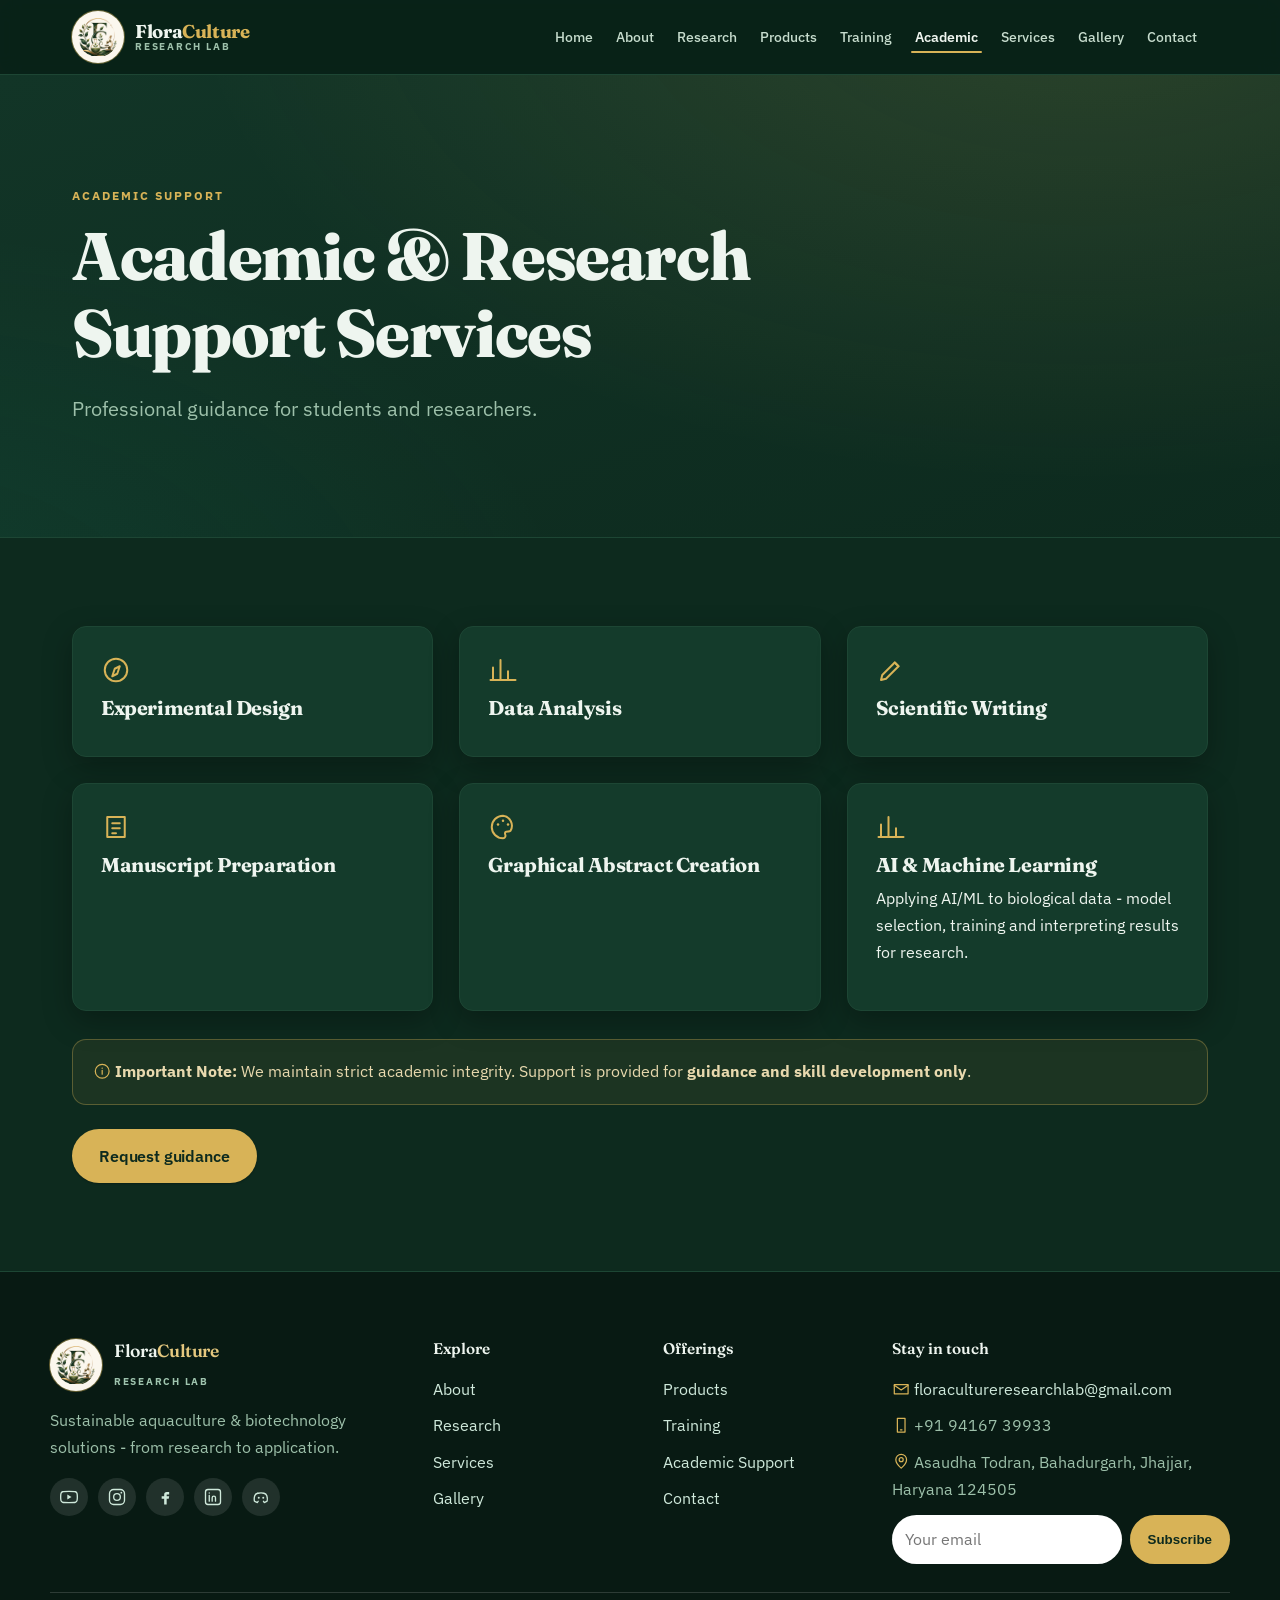
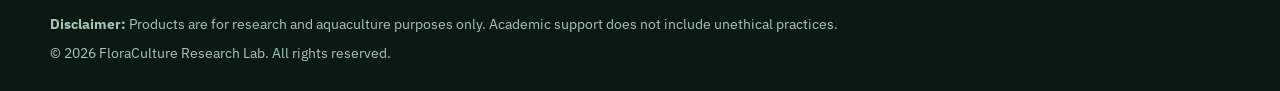
<file: academic.html>
<!doctype html>
<html lang="en">
<head>
  <meta charset="utf-8" />
  <meta name="viewport" content="width=device-width, initial-scale=1" />
  <title>Academic Support - FloraCulture Research Lab</title>
  <meta name="description" content="Professional guidance for students and researchers: experimental design, data analysis, scientific writing, manuscript preparation, and graphical abstracts." />
  <link rel="canonical" href="https://floracultureresearchlab.com/academic.html" />
  <meta property="og:type" content="website" />
  <meta property="og:site_name" content="FloraCulture Research Lab" />
  <meta property="og:title" content="Academic Support - FloraCulture Research Lab" />
  <meta property="og:description" content="Professional guidance for students and researchers: experimental design, data analysis, scientific writing, manuscript preparation, and graphical abstracts." />
  <meta property="og:url" content="https://floracultureresearchlab.com/academic.html" />
  <meta property="og:image" content="https://floracultureresearchlab.com/assets/img/og-cover.jpg" />
  <meta name="twitter:card" content="summary_large_image" />
  <link rel="icon" href="assets/img/favicon-64.png" type="image/png" />
  <link rel="apple-touch-icon" href="assets/img/apple-touch-icon.png" />
  <link rel="preconnect" href="https://fonts.googleapis.com" />
  <link rel="preconnect" href="https://fonts.gstatic.com" crossorigin />
  <link rel="stylesheet" href="https://fonts.googleapis.com/css2?family=Fraunces:opsz,wght@9..144,500;9..144,600;9..144,700&family=IBM+Plex+Sans:wght@400;500;600;700&display=swap" />
  <link rel="stylesheet" href="assets/css/theme.css?v=1" />
  <link rel="stylesheet" href="assets/css/styles.css?v=18" />
</head>
<body>
<svg xmlns="http://www.w3.org/2000/svg" style="display:none" aria-hidden="true">
<symbol id="i-leaf" viewBox="0 0 24 24" fill="none" stroke="currentColor" stroke-width="1.6" stroke-linecap="round" stroke-linejoin="round"><path d="M4 20c0-8 5-13 15-14 1 10-4 15-11 15H4zm3-2c3-4 6-6 9-7"/></symbol>
<symbol id="i-fish" viewBox="0 0 24 24" fill="none" stroke="currentColor" stroke-width="1.6" stroke-linecap="round" stroke-linejoin="round"><path d="M22 12c-2.3 3.3-5.5 4.9-8.7 4.9S7 15.3 4.7 12C7 8.7 10.1 7.1 13.3 7.1S19.7 8.7 22 12z"/><path d="M4.7 12 1.6 8.6v6.8z"/><circle cx="17.2" cy="10.6" r=".9" fill="currentColor" stroke="none"/></symbol>
<symbol id="i-wave" viewBox="0 0 24 24" fill="none" stroke="currentColor" stroke-width="1.6" stroke-linecap="round" stroke-linejoin="round"><path d="M2 9c2-2 4-2 6 0s4 2 6 0 4-2 6 0"/><path d="M2 14c2-2 4-2 6 0s4 2 6 0 4-2 6 0"/><path d="M2 19c2-2 4-2 6 0s4 2 6 0 4-2 6 0"/></symbol>
<symbol id="i-herb" viewBox="0 0 24 24" fill="none" stroke="currentColor" stroke-width="1.6" stroke-linecap="round" stroke-linejoin="round"><path d="M12 21V8"/><path d="M12 12c0-3 2-5 6-5 0 3-2 5-6 5z"/><path d="M12 16c0-3-2-5-6-5 0 3 2 5 6 5z"/></symbol>
<symbol id="i-coral" viewBox="0 0 24 24" fill="none" stroke="currentColor" stroke-width="1.6" stroke-linecap="round" stroke-linejoin="round"><path d="M12 21v-7"/><path d="M12 14c-1-3-4-4-4-8"/><path d="M12 14c1-3 4-4 4-8"/><path d="M8 6V3M16 6V3M12 9V4"/></symbol>
<symbol id="i-microscope" viewBox="0 0 24 24" fill="none" stroke="currentColor" stroke-width="1.6" stroke-linecap="round" stroke-linejoin="round"><path d="M6 20h13"/><path d="M9 20a6 6 0 0 0 8-5"/><path d="M10 17l-2-3 5-3 2 3z"/><path d="M13 11l-2-3 2-1 2 3"/></symbol>
<symbol id="i-flask" viewBox="0 0 24 24" fill="none" stroke="currentColor" stroke-width="1.6" stroke-linecap="round" stroke-linejoin="round"><path d="M10 3v6L5 18a2 2 0 0 0 2 3h10a2 2 0 0 0 2-3l-5-9V3"/><path d="M9 3h6"/><path d="M7.5 14h9"/></symbol>
<symbol id="i-doc" viewBox="0 0 24 24" fill="none" stroke="currentColor" stroke-width="1.6" stroke-linecap="round" stroke-linejoin="round"><path d="M14 3H7a2 2 0 0 0-2 2v14a2 2 0 0 0 2 2h10a2 2 0 0 0 2-2V8z"/><path d="M14 3v5h5"/><path d="M9 13h6M9 17h6"/></symbol>
<symbol id="i-build" viewBox="0 0 24 24" fill="none" stroke="currentColor" stroke-width="1.6" stroke-linecap="round" stroke-linejoin="round"><path d="M3 21h18"/><path d="M6 21V8l6-4 6 4v13"/><path d="M10 21v-6h4v6"/></symbol>
<symbol id="i-cap" viewBox="0 0 24 24" fill="none" stroke="currentColor" stroke-width="1.6" stroke-linecap="round" stroke-linejoin="round"><path d="M12 4L2 9l10 5 10-5z"/><path d="M6 11v5c0 1 3 3 6 3s6-2 6-3v-5"/></symbol>
<symbol id="i-clipboard" viewBox="0 0 24 24" fill="none" stroke="currentColor" stroke-width="1.6" stroke-linecap="round" stroke-linejoin="round"><path d="M9 4h6v3H9z"/><path d="M15 5h3a1 1 0 0 1 1 1v14a1 1 0 0 1-1 1H6a1 1 0 0 1-1-1V6a1 1 0 0 1 1-1h3"/><path d="M9 12h6M9 16h4"/></symbol>
<symbol id="i-handshake" viewBox="0 0 24 24" fill="none" stroke="currentColor" stroke-width="1.6" stroke-linecap="round" stroke-linejoin="round"><path d="M2 12l4-4 4 3 3-1 4 3"/><path d="M22 12l-4 4-3-2"/><path d="M10 11l-2 3 2 2 2-2"/></symbol>
<symbol id="i-target" viewBox="0 0 24 24" fill="none" stroke="currentColor" stroke-width="1.6" stroke-linecap="round" stroke-linejoin="round"><circle cx="12" cy="12" r="8"/><circle cx="12" cy="12" r="4"/><circle cx="12" cy="12" r="1" fill="currentColor" stroke="none"/></symbol>
<symbol id="i-telescope" viewBox="0 0 24 24" fill="none" stroke="currentColor" stroke-width="1.6" stroke-linecap="round" stroke-linejoin="round"><path d="M3 15l11-6 3 5-11 6z"/><path d="M17 9l3-1 1 3-3 1"/><path d="M9 17v4M9 21H6M9 21h3"/></symbol>
<symbol id="i-compass" viewBox="0 0 24 24" fill="none" stroke="currentColor" stroke-width="1.6" stroke-linecap="round" stroke-linejoin="round"><circle cx="12" cy="12" r="9"/><path d="M15 9l-2 6-4 2 2-6z"/></symbol>
<symbol id="i-chart" viewBox="0 0 24 24" fill="none" stroke="currentColor" stroke-width="1.6" stroke-linecap="round" stroke-linejoin="round"><path d="M4 20V10M10 20V4M16 20v-7M22 20H2"/></symbol>
<symbol id="i-pen" viewBox="0 0 24 24" fill="none" stroke="currentColor" stroke-width="1.6" stroke-linecap="round" stroke-linejoin="round"><path d="M4 20l4-1 10-10-3-3L5 16z"/><path d="M15 6l3 3"/></symbol>
<symbol id="i-note" viewBox="0 0 24 24" fill="none" stroke="currentColor" stroke-width="1.6" stroke-linecap="round" stroke-linejoin="round"><path d="M5 4h14v16H5z"/><path d="M9 9h6M9 13h6M9 17h3"/></symbol>
<symbol id="i-palette" viewBox="0 0 24 24" fill="none" stroke="currentColor" stroke-width="1.6" stroke-linecap="round" stroke-linejoin="round"><path d="M12 3a9 9 0 0 0 0 18c1 0 2-1 2-2s-1-2 0-3 3 0 4-1a8 8 0 0 0-6-12z"/><circle cx="8" cy="10" r="1" fill="currentColor" stroke="none"/><circle cx="12" cy="7" r="1" fill="currentColor" stroke="none"/><circle cx="16" cy="10" r="1" fill="currentColor" stroke="none"/></symbol>
<symbol id="i-calendar" viewBox="0 0 24 24" fill="none" stroke="currentColor" stroke-width="1.6" stroke-linecap="round" stroke-linejoin="round"><path d="M4 6h16v15H4z"/><path d="M4 10h16M9 3v4M15 3v4"/></symbol>
<symbol id="i-info" viewBox="0 0 24 24" fill="none" stroke="currentColor" stroke-width="1.6" stroke-linecap="round" stroke-linejoin="round"><circle cx="12" cy="12" r="9"/><path d="M12 11v5"/><circle cx="12" cy="8" r=".9" fill="currentColor" stroke="none"/></symbol>
<symbol id="i-building" viewBox="0 0 24 24" fill="none" stroke="currentColor" stroke-width="1.6" stroke-linecap="round" stroke-linejoin="round"><path d="M4 21V4h10v17"/><path d="M14 21V9h6v12"/><path d="M7 8h4M7 12h4M7 16h4M17 13h1M17 17h1"/><path d="M2 21h20"/></symbol>
<symbol id="i-camera" viewBox="0 0 24 24" fill="none" stroke="currentColor" stroke-width="1.6" stroke-linecap="round" stroke-linejoin="round"><path d="M3 8h4l2-2h6l2 2h4v12H3z"/><circle cx="12" cy="13" r="4"/></symbol>
<symbol id="i-mail" viewBox="0 0 24 24" fill="none" stroke="currentColor" stroke-width="1.6" stroke-linecap="round" stroke-linejoin="round"><path d="M3 6h18v12H3z"/><path d="M3 7l9 6 9-6"/></symbol>
<symbol id="i-phone" viewBox="0 0 24 24" fill="none" stroke="currentColor" stroke-width="1.6" stroke-linecap="round" stroke-linejoin="round"><path d="M7 3h10v18H7z"/><path d="M11 18h2"/></symbol>
<symbol id="i-pin" viewBox="0 0 24 24" fill="none" stroke="currentColor" stroke-width="1.6" stroke-linecap="round" stroke-linejoin="round"><path d="M12 21s7-6 7-11a7 7 0 1 0-14 0c0 5 7 11 7 11z"/><circle cx="12" cy="10" r="2.6"/></symbol>
<symbol id="i-chat" viewBox="0 0 24 24" fill="none" stroke="currentColor" stroke-width="1.6" stroke-linecap="round" stroke-linejoin="round"><path d="M21 12a8 8 0 0 1-8 8H7l-4 3 1-5a8 8 0 1 1 17-6z"/></symbol>
<symbol id="i-link" viewBox="0 0 24 24" fill="none" stroke="currentColor" stroke-width="1.6" stroke-linecap="round" stroke-linejoin="round"><path d="M10 14a4 4 0 0 0 6 .5l2-2a4 4 0 0 0-6-6l-1 1"/><path d="M14 10a4 4 0 0 0-6-.5l-2 2a4 4 0 0 0 6 6l1-1"/></symbol>
<symbol id="i-menu" viewBox="0 0 24 24" fill="none" stroke="currentColor" stroke-width="1.6" stroke-linecap="round" stroke-linejoin="round"><path d="M4 7h16M4 12h16M4 17h16"/></symbol>
<symbol id="i-youtube" viewBox="0 0 24 24" fill="none" stroke="currentColor" stroke-width="1.6" stroke-linecap="round" stroke-linejoin="round"><path d="M22 12s0-3-.4-4.4a2.7 2.7 0 0 0-1.9-1.9C18.3 5.3 12 5.3 12 5.3s-6.3 0-7.7.4a2.7 2.7 0 0 0-1.9 1.9C2 9 2 12 2 12s0 3 .4 4.4a2.7 2.7 0 0 0 1.9 1.9c1.4.4 7.7.4 7.7.4s6.3 0 7.7-.4a2.7 2.7 0 0 0 1.9-1.9C22 15 22 12 22 12z"/><path d="M10 15V9l5 3z" fill="currentColor" stroke="none"/></symbol>
<symbol id="i-instagram" viewBox="0 0 24 24" fill="none" stroke="currentColor" stroke-width="1.6" stroke-linecap="round" stroke-linejoin="round"><rect x="3" y="3" width="18" height="18" rx="5"/><circle cx="12" cy="12" r="4"/><circle cx="17.2" cy="6.8" r="1.1" fill="currentColor" stroke="none"/></symbol>
<symbol id="i-facebook" viewBox="0 0 24 24" fill="none" stroke="currentColor" stroke-width="1.6" stroke-linecap="round" stroke-linejoin="round"><path d="M14 9h3V6h-3c-2 0-3 1.3-3 3.2V11H8v3h3v7h3v-7h2.5l.5-3H14V9.6c0-.4.2-.6.6-.6z" fill="currentColor" stroke="none"/></symbol>
<symbol id="i-linkedin" viewBox="0 0 24 24" fill="none" stroke="currentColor" stroke-width="1.6" stroke-linecap="round" stroke-linejoin="round"><rect x="3" y="3" width="18" height="18" rx="3"/><path d="M7.5 10v7M7.5 7.2v.1M11 17v-4a2 2 0 0 1 4 0v4"/></symbol>
<symbol id="i-discord" viewBox="0 0 24 24" fill="none" stroke="currentColor" stroke-width="1.6" stroke-linecap="round" stroke-linejoin="round"><path d="M8.5 7.5A13 13 0 0 1 12 7a13 13 0 0 1 3.5.5c2 .6 3 1.6 3.5 3 .7 2.2.8 4.6.4 6.4-.9.8-2.2 1.4-3.6 1.7l-.9-1.5"/><path d="M8.6 17.1l-.9 1.5c-1.4-.3-2.7-.9-3.6-1.7-.4-1.8-.3-4.2.4-6.4.5-1.4 1.5-2.4 3.5-3"/><circle cx="9.3" cy="13" r="1.2" fill="currentColor" stroke="none"/><circle cx="14.7" cy="13" r="1.2" fill="currentColor" stroke="none"/></symbol>
</svg>
  <a class="skip-link" href="#main">Skip to content</a>

  <header class="site-header">
    <div class="container nav">
      <a class="brand" href="index.html">
        <img class="brand-logo" src="assets/img/logo-mark.png" alt="" />
        <span class="brand-text">
          <span class="bt-name">Flora<em>Culture</em></span>
          <span class="bt-sub">Research Lab</span>
        </span>
      </a>
      <div class="nav-right">
        <ul class="nav-links" id="nav-links">
          <li><a href="index.html">Home</a></li>
          <li><a href="about.html">About</a></li>
          <li><a href="research.html">Research</a></li>
          <li><a href="products.html">Products</a></li>
          <li><a href="training.html">Training</a></li>
          <li><a class="active" href="academic.html">Academic</a></li>
          <li><a href="services.html">Services</a></li>
          <li><a href="gallery.html">Gallery</a></li>
          <li><a href="contact.html">Contact</a></li>
        </ul>
        <button class="nav-toggle" aria-label="Toggle menu" aria-expanded="false" aria-controls="nav-links"><svg class="ic" aria-hidden="true"><use href="#i-menu"/></svg></button>
      </div>
    </div>
  </header>

  <main id="main">
    <section class="hero">
      <div class="container">
        <p class="eyebrow">Academic Support</p>
        <h1>Academic &amp; Research Support Services</h1>
        <p class="lead">Professional guidance for students and researchers.</p>
      </div>
    </section>

    <section class="section">
      <div class="container">
        <div class="grid cols-3">
          <div class="card"><div class="ico"><svg class="ic" aria-hidden="true"><use href="#i-compass"/></svg></div><h3>Experimental Design</h3></div>
          <div class="card"><div class="ico"><svg class="ic" aria-hidden="true"><use href="#i-chart"/></svg></div><h3>Data Analysis</h3></div>
          <div class="card"><div class="ico"><svg class="ic" aria-hidden="true"><use href="#i-pen"/></svg></div><h3>Scientific Writing</h3></div>
          <div class="card"><div class="ico"><svg class="ic" aria-hidden="true"><use href="#i-note"/></svg></div><h3>Manuscript Preparation</h3></div>
          <div class="card"><div class="ico"><svg class="ic" aria-hidden="true"><use href="#i-palette"/></svg></div><h3>Graphical Abstract Creation</h3></div>
          <div class="card"><div class="ico"><svg class="ic" aria-hidden="true"><use href="#i-chart"/></svg></div><h3>AI &amp; Machine Learning</h3><p>Applying AI/ML to biological data - model selection, training and interpreting results for research.</p></div>
        </div>

        <div class="note" style="margin-top:28px">
          <strong><svg class="ic" aria-hidden="true"><use href="#i-info"/></svg> Important Note:</strong> We maintain strict academic integrity. Support is provided for
          <strong>guidance and skill development only</strong>.
        </div>

        <div class="btn-row" style="margin-top:24px">
          <a class="btn" href="contact.html?subject=Academic%20support%20inquiry">Request guidance</a>
        </div>
      </div>
    </section>
  </main>

  <footer class="site-footer">
    <div class="container footer-grid">
      <div>
        <a class="footer-logo" href="index.html">
          <img src="assets/img/logo-mark.png" alt="" />
          <span>
            <span class="bt-name">Flora<em>Culture</em></span><br />
            <span class="bt-sub">Research Lab</span>
          </span>
        </a>
        <p style="margin-top:14px;max-width:320px">Sustainable aquaculture &amp; biotechnology solutions - from research to application.</p>
        <div class="socials">
          <a href="https://youtube.com/@floracultureresearchlab" target="_blank" rel="noopener noreferrer" aria-label="YouTube" title="YouTube"><svg class="ic soc" aria-hidden="true"><use href="#i-youtube"/></svg></a>
          <a href="https://www.instagram.com/floracultureresearchlab" target="_blank" rel="noopener noreferrer" aria-label="Instagram" title="Instagram"><svg class="ic soc" aria-hidden="true"><use href="#i-instagram"/></svg></a>
          <a href="https://www.facebook.com/share/1K1VH892jU/" target="_blank" rel="noopener noreferrer" aria-label="Facebook" title="Facebook"><svg class="ic soc" aria-hidden="true"><use href="#i-facebook"/></svg></a>
          <a href="https://www.linkedin.com/in/floraculture-research-lab-23937442b" target="_blank" rel="noopener noreferrer" aria-label="LinkedIn" title="LinkedIn"><svg class="ic soc" aria-hidden="true"><use href="#i-linkedin"/></svg></a>
          <a href="https://discord.gg/sw5f4sZqZ" target="_blank" rel="noopener noreferrer" aria-label="Discord" title="Discord"><svg class="ic soc" aria-hidden="true"><use href="#i-discord"/></svg></a>
        </div>
      </div>
      <div>
        <h4>Explore</h4>
        <ul>
          <li><a href="about.html">About</a></li>
          <li><a href="research.html">Research</a></li>
          <li><a href="services.html">Services</a></li>
          <li><a href="gallery.html">Gallery</a></li>
        </ul>
      </div>
      <div>
        <h4>Offerings</h4>
        <ul>
          <li><a href="products.html">Products</a></li>
          <li><a href="training.html">Training</a></li>
          <li><a href="academic.html">Academic Support</a></li>
          <li><a href="contact.html">Contact</a></li>
        </ul>
      </div>
      <div>
        <h4>Stay in touch</h4>
        <ul>
          <li><svg class="ic" aria-hidden="true"><use href="#i-mail"/></svg> <a href="mailto:floracultureresearchlab@gmail.com">floracultureresearchlab@gmail.com</a></li>
          <li><svg class="ic" aria-hidden="true"><use href="#i-phone"/></svg> +91 94167 39933</li>
          <li><svg class="ic" aria-hidden="true"><use href="#i-pin"/></svg> Asaudha Todran, Bahadurgarh, Jhajjar, Haryana 124505</li>
        </ul>
        <form class="newsletter" onsubmit="return false">
          <input type="email" placeholder="Your email" aria-label="Email for newsletter" />
          <button type="submit">Subscribe</button>
        </form>
      </div>
    </div>
    <div class="container disclaimer">
      <p><strong>Disclaimer:</strong> Products are for research and aquaculture purposes only. Academic support does not include unethical practices.</p>
      <p>© <span id="year">2026</span> FloraCulture Research Lab. All rights reserved.</p>
    </div>
  </footer>

  <script src="assets/js/main.js?v=13"></script>
</body>
</html>
</file>
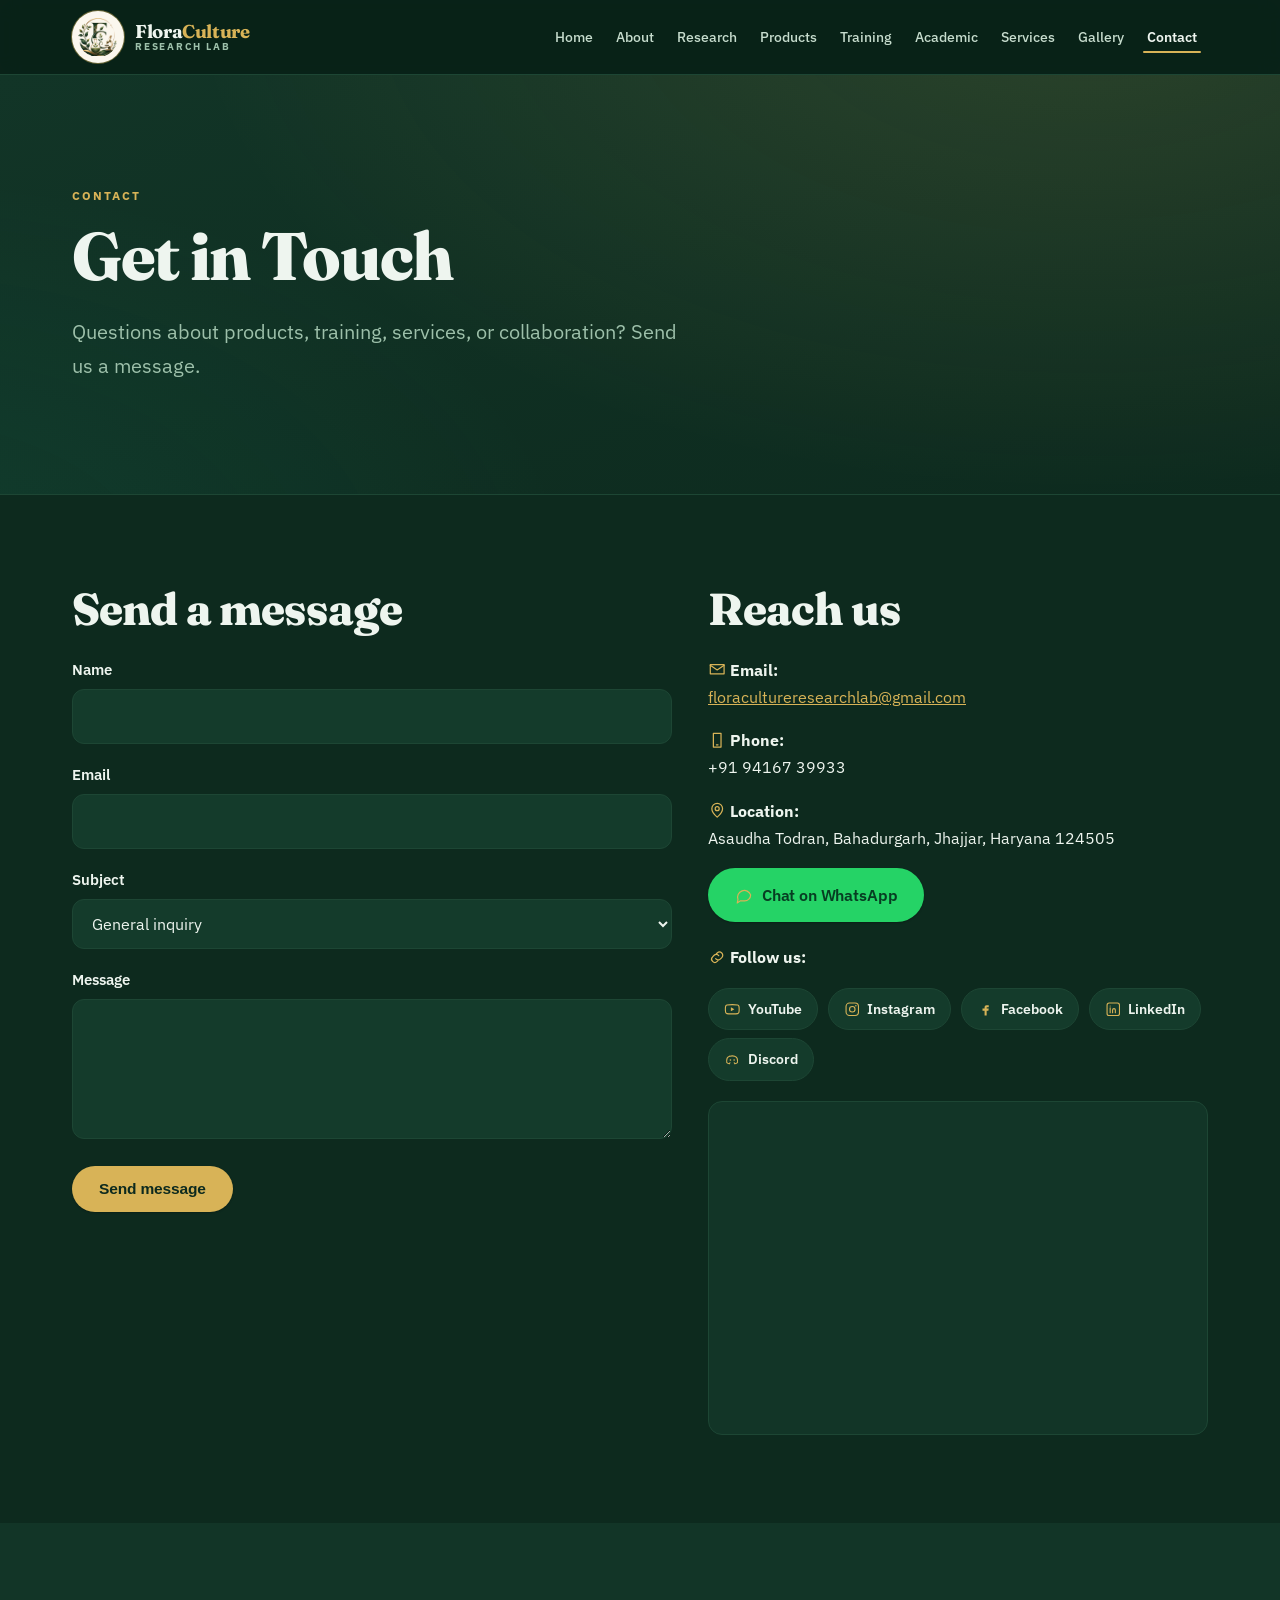
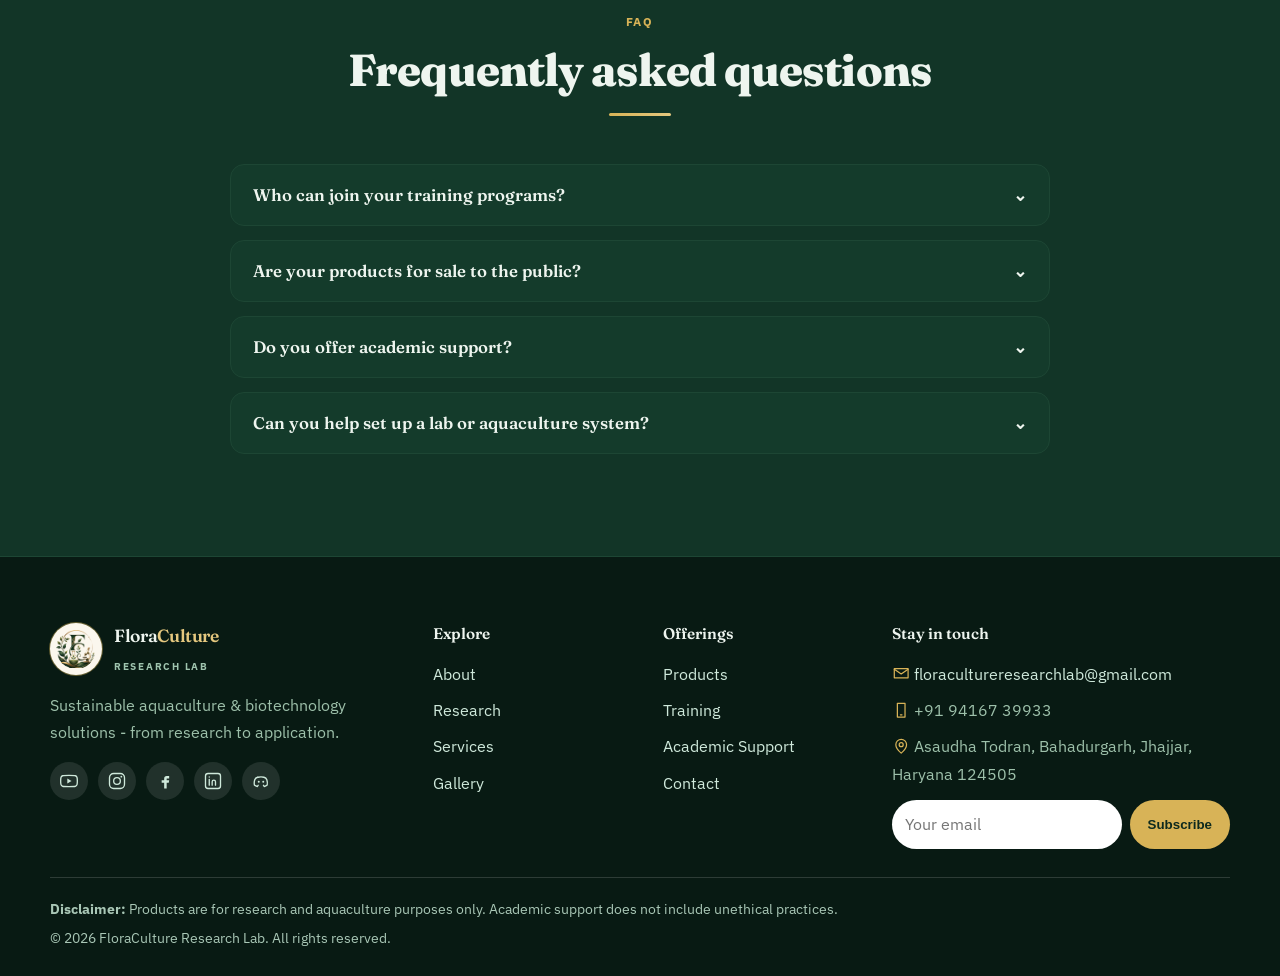
<file: contact.html>
<!doctype html>
<html lang="en">
<head>
  <meta charset="utf-8" />
  <meta name="viewport" content="width=device-width, initial-scale=1" />
  <title>Contact - FloraCulture Research Lab</title>
  <meta name="description" content="Get in touch with FloraCulture Research Lab for products, training, academic support, services, and collaboration." />
  <link rel="canonical" href="https://floracultureresearchlab.com/contact.html" />
  <meta property="og:type" content="website" />
  <meta property="og:site_name" content="FloraCulture Research Lab" />
  <meta property="og:title" content="Contact - FloraCulture Research Lab" />
  <meta property="og:description" content="Get in touch with FloraCulture Research Lab for products, training, academic support, services, and collaboration." />
  <meta property="og:url" content="https://floracultureresearchlab.com/contact.html" />
  <meta property="og:image" content="https://floracultureresearchlab.com/assets/img/og-cover.jpg" />
  <meta name="twitter:card" content="summary_large_image" />
  <link rel="icon" href="assets/img/favicon-64.png" type="image/png" />
  <link rel="apple-touch-icon" href="assets/img/apple-touch-icon.png" />
  <link rel="preconnect" href="https://fonts.googleapis.com" />
  <link rel="preconnect" href="https://fonts.gstatic.com" crossorigin />
  <link rel="stylesheet" href="https://fonts.googleapis.com/css2?family=Fraunces:opsz,wght@9..144,500;9..144,600;9..144,700&family=IBM+Plex+Sans:wght@400;500;600;700&display=swap" />
  <link rel="stylesheet" href="assets/css/theme.css?v=1" />
  <link rel="stylesheet" href="assets/css/styles.css?v=18" />
</head>
<body>
<svg xmlns="http://www.w3.org/2000/svg" style="display:none" aria-hidden="true">
<symbol id="i-leaf" viewBox="0 0 24 24" fill="none" stroke="currentColor" stroke-width="1.6" stroke-linecap="round" stroke-linejoin="round"><path d="M4 20c0-8 5-13 15-14 1 10-4 15-11 15H4zm3-2c3-4 6-6 9-7"/></symbol>
<symbol id="i-fish" viewBox="0 0 24 24" fill="none" stroke="currentColor" stroke-width="1.6" stroke-linecap="round" stroke-linejoin="round"><path d="M22 12c-2.3 3.3-5.5 4.9-8.7 4.9S7 15.3 4.7 12C7 8.7 10.1 7.1 13.3 7.1S19.7 8.7 22 12z"/><path d="M4.7 12 1.6 8.6v6.8z"/><circle cx="17.2" cy="10.6" r=".9" fill="currentColor" stroke="none"/></symbol>
<symbol id="i-wave" viewBox="0 0 24 24" fill="none" stroke="currentColor" stroke-width="1.6" stroke-linecap="round" stroke-linejoin="round"><path d="M2 9c2-2 4-2 6 0s4 2 6 0 4-2 6 0"/><path d="M2 14c2-2 4-2 6 0s4 2 6 0 4-2 6 0"/><path d="M2 19c2-2 4-2 6 0s4 2 6 0 4-2 6 0"/></symbol>
<symbol id="i-herb" viewBox="0 0 24 24" fill="none" stroke="currentColor" stroke-width="1.6" stroke-linecap="round" stroke-linejoin="round"><path d="M12 21V8"/><path d="M12 12c0-3 2-5 6-5 0 3-2 5-6 5z"/><path d="M12 16c0-3-2-5-6-5 0 3 2 5 6 5z"/></symbol>
<symbol id="i-coral" viewBox="0 0 24 24" fill="none" stroke="currentColor" stroke-width="1.6" stroke-linecap="round" stroke-linejoin="round"><path d="M12 21v-7"/><path d="M12 14c-1-3-4-4-4-8"/><path d="M12 14c1-3 4-4 4-8"/><path d="M8 6V3M16 6V3M12 9V4"/></symbol>
<symbol id="i-microscope" viewBox="0 0 24 24" fill="none" stroke="currentColor" stroke-width="1.6" stroke-linecap="round" stroke-linejoin="round"><path d="M6 20h13"/><path d="M9 20a6 6 0 0 0 8-5"/><path d="M10 17l-2-3 5-3 2 3z"/><path d="M13 11l-2-3 2-1 2 3"/></symbol>
<symbol id="i-flask" viewBox="0 0 24 24" fill="none" stroke="currentColor" stroke-width="1.6" stroke-linecap="round" stroke-linejoin="round"><path d="M10 3v6L5 18a2 2 0 0 0 2 3h10a2 2 0 0 0 2-3l-5-9V3"/><path d="M9 3h6"/><path d="M7.5 14h9"/></symbol>
<symbol id="i-doc" viewBox="0 0 24 24" fill="none" stroke="currentColor" stroke-width="1.6" stroke-linecap="round" stroke-linejoin="round"><path d="M14 3H7a2 2 0 0 0-2 2v14a2 2 0 0 0 2 2h10a2 2 0 0 0 2-2V8z"/><path d="M14 3v5h5"/><path d="M9 13h6M9 17h6"/></symbol>
<symbol id="i-build" viewBox="0 0 24 24" fill="none" stroke="currentColor" stroke-width="1.6" stroke-linecap="round" stroke-linejoin="round"><path d="M3 21h18"/><path d="M6 21V8l6-4 6 4v13"/><path d="M10 21v-6h4v6"/></symbol>
<symbol id="i-cap" viewBox="0 0 24 24" fill="none" stroke="currentColor" stroke-width="1.6" stroke-linecap="round" stroke-linejoin="round"><path d="M12 4L2 9l10 5 10-5z"/><path d="M6 11v5c0 1 3 3 6 3s6-2 6-3v-5"/></symbol>
<symbol id="i-clipboard" viewBox="0 0 24 24" fill="none" stroke="currentColor" stroke-width="1.6" stroke-linecap="round" stroke-linejoin="round"><path d="M9 4h6v3H9z"/><path d="M15 5h3a1 1 0 0 1 1 1v14a1 1 0 0 1-1 1H6a1 1 0 0 1-1-1V6a1 1 0 0 1 1-1h3"/><path d="M9 12h6M9 16h4"/></symbol>
<symbol id="i-handshake" viewBox="0 0 24 24" fill="none" stroke="currentColor" stroke-width="1.6" stroke-linecap="round" stroke-linejoin="round"><path d="M2 12l4-4 4 3 3-1 4 3"/><path d="M22 12l-4 4-3-2"/><path d="M10 11l-2 3 2 2 2-2"/></symbol>
<symbol id="i-target" viewBox="0 0 24 24" fill="none" stroke="currentColor" stroke-width="1.6" stroke-linecap="round" stroke-linejoin="round"><circle cx="12" cy="12" r="8"/><circle cx="12" cy="12" r="4"/><circle cx="12" cy="12" r="1" fill="currentColor" stroke="none"/></symbol>
<symbol id="i-telescope" viewBox="0 0 24 24" fill="none" stroke="currentColor" stroke-width="1.6" stroke-linecap="round" stroke-linejoin="round"><path d="M3 15l11-6 3 5-11 6z"/><path d="M17 9l3-1 1 3-3 1"/><path d="M9 17v4M9 21H6M9 21h3"/></symbol>
<symbol id="i-compass" viewBox="0 0 24 24" fill="none" stroke="currentColor" stroke-width="1.6" stroke-linecap="round" stroke-linejoin="round"><circle cx="12" cy="12" r="9"/><path d="M15 9l-2 6-4 2 2-6z"/></symbol>
<symbol id="i-chart" viewBox="0 0 24 24" fill="none" stroke="currentColor" stroke-width="1.6" stroke-linecap="round" stroke-linejoin="round"><path d="M4 20V10M10 20V4M16 20v-7M22 20H2"/></symbol>
<symbol id="i-pen" viewBox="0 0 24 24" fill="none" stroke="currentColor" stroke-width="1.6" stroke-linecap="round" stroke-linejoin="round"><path d="M4 20l4-1 10-10-3-3L5 16z"/><path d="M15 6l3 3"/></symbol>
<symbol id="i-note" viewBox="0 0 24 24" fill="none" stroke="currentColor" stroke-width="1.6" stroke-linecap="round" stroke-linejoin="round"><path d="M5 4h14v16H5z"/><path d="M9 9h6M9 13h6M9 17h3"/></symbol>
<symbol id="i-palette" viewBox="0 0 24 24" fill="none" stroke="currentColor" stroke-width="1.6" stroke-linecap="round" stroke-linejoin="round"><path d="M12 3a9 9 0 0 0 0 18c1 0 2-1 2-2s-1-2 0-3 3 0 4-1a8 8 0 0 0-6-12z"/><circle cx="8" cy="10" r="1" fill="currentColor" stroke="none"/><circle cx="12" cy="7" r="1" fill="currentColor" stroke="none"/><circle cx="16" cy="10" r="1" fill="currentColor" stroke="none"/></symbol>
<symbol id="i-calendar" viewBox="0 0 24 24" fill="none" stroke="currentColor" stroke-width="1.6" stroke-linecap="round" stroke-linejoin="round"><path d="M4 6h16v15H4z"/><path d="M4 10h16M9 3v4M15 3v4"/></symbol>
<symbol id="i-info" viewBox="0 0 24 24" fill="none" stroke="currentColor" stroke-width="1.6" stroke-linecap="round" stroke-linejoin="round"><circle cx="12" cy="12" r="9"/><path d="M12 11v5"/><circle cx="12" cy="8" r=".9" fill="currentColor" stroke="none"/></symbol>
<symbol id="i-building" viewBox="0 0 24 24" fill="none" stroke="currentColor" stroke-width="1.6" stroke-linecap="round" stroke-linejoin="round"><path d="M4 21V4h10v17"/><path d="M14 21V9h6v12"/><path d="M7 8h4M7 12h4M7 16h4M17 13h1M17 17h1"/><path d="M2 21h20"/></symbol>
<symbol id="i-camera" viewBox="0 0 24 24" fill="none" stroke="currentColor" stroke-width="1.6" stroke-linecap="round" stroke-linejoin="round"><path d="M3 8h4l2-2h6l2 2h4v12H3z"/><circle cx="12" cy="13" r="4"/></symbol>
<symbol id="i-mail" viewBox="0 0 24 24" fill="none" stroke="currentColor" stroke-width="1.6" stroke-linecap="round" stroke-linejoin="round"><path d="M3 6h18v12H3z"/><path d="M3 7l9 6 9-6"/></symbol>
<symbol id="i-phone" viewBox="0 0 24 24" fill="none" stroke="currentColor" stroke-width="1.6" stroke-linecap="round" stroke-linejoin="round"><path d="M7 3h10v18H7z"/><path d="M11 18h2"/></symbol>
<symbol id="i-pin" viewBox="0 0 24 24" fill="none" stroke="currentColor" stroke-width="1.6" stroke-linecap="round" stroke-linejoin="round"><path d="M12 21s7-6 7-11a7 7 0 1 0-14 0c0 5 7 11 7 11z"/><circle cx="12" cy="10" r="2.6"/></symbol>
<symbol id="i-chat" viewBox="0 0 24 24" fill="none" stroke="currentColor" stroke-width="1.6" stroke-linecap="round" stroke-linejoin="round"><path d="M21 12a8 8 0 0 1-8 8H7l-4 3 1-5a8 8 0 1 1 17-6z"/></symbol>
<symbol id="i-link" viewBox="0 0 24 24" fill="none" stroke="currentColor" stroke-width="1.6" stroke-linecap="round" stroke-linejoin="round"><path d="M10 14a4 4 0 0 0 6 .5l2-2a4 4 0 0 0-6-6l-1 1"/><path d="M14 10a4 4 0 0 0-6-.5l-2 2a4 4 0 0 0 6 6l1-1"/></symbol>
<symbol id="i-menu" viewBox="0 0 24 24" fill="none" stroke="currentColor" stroke-width="1.6" stroke-linecap="round" stroke-linejoin="round"><path d="M4 7h16M4 12h16M4 17h16"/></symbol>
<symbol id="i-youtube" viewBox="0 0 24 24" fill="none" stroke="currentColor" stroke-width="1.6" stroke-linecap="round" stroke-linejoin="round"><path d="M22 12s0-3-.4-4.4a2.7 2.7 0 0 0-1.9-1.9C18.3 5.3 12 5.3 12 5.3s-6.3 0-7.7.4a2.7 2.7 0 0 0-1.9 1.9C2 9 2 12 2 12s0 3 .4 4.4a2.7 2.7 0 0 0 1.9 1.9c1.4.4 7.7.4 7.7.4s6.3 0 7.7-.4a2.7 2.7 0 0 0 1.9-1.9C22 15 22 12 22 12z"/><path d="M10 15V9l5 3z" fill="currentColor" stroke="none"/></symbol>
<symbol id="i-instagram" viewBox="0 0 24 24" fill="none" stroke="currentColor" stroke-width="1.6" stroke-linecap="round" stroke-linejoin="round"><rect x="3" y="3" width="18" height="18" rx="5"/><circle cx="12" cy="12" r="4"/><circle cx="17.2" cy="6.8" r="1.1" fill="currentColor" stroke="none"/></symbol>
<symbol id="i-facebook" viewBox="0 0 24 24" fill="none" stroke="currentColor" stroke-width="1.6" stroke-linecap="round" stroke-linejoin="round"><path d="M14 9h3V6h-3c-2 0-3 1.3-3 3.2V11H8v3h3v7h3v-7h2.5l.5-3H14V9.6c0-.4.2-.6.6-.6z" fill="currentColor" stroke="none"/></symbol>
<symbol id="i-linkedin" viewBox="0 0 24 24" fill="none" stroke="currentColor" stroke-width="1.6" stroke-linecap="round" stroke-linejoin="round"><rect x="3" y="3" width="18" height="18" rx="3"/><path d="M7.5 10v7M7.5 7.2v.1M11 17v-4a2 2 0 0 1 4 0v4"/></symbol>
<symbol id="i-discord" viewBox="0 0 24 24" fill="none" stroke="currentColor" stroke-width="1.6" stroke-linecap="round" stroke-linejoin="round"><path d="M8.5 7.5A13 13 0 0 1 12 7a13 13 0 0 1 3.5.5c2 .6 3 1.6 3.5 3 .7 2.2.8 4.6.4 6.4-.9.8-2.2 1.4-3.6 1.7l-.9-1.5"/><path d="M8.6 17.1l-.9 1.5c-1.4-.3-2.7-.9-3.6-1.7-.4-1.8-.3-4.2.4-6.4.5-1.4 1.5-2.4 3.5-3"/><circle cx="9.3" cy="13" r="1.2" fill="currentColor" stroke="none"/><circle cx="14.7" cy="13" r="1.2" fill="currentColor" stroke="none"/></symbol>
</svg>
  <a class="skip-link" href="#main">Skip to content</a>

  <header class="site-header">
    <div class="container nav">
      <a class="brand" href="index.html">
        <img class="brand-logo" src="assets/img/logo-mark.png" alt="" />
        <span class="brand-text">
          <span class="bt-name">Flora<em>Culture</em></span>
          <span class="bt-sub">Research Lab</span>
        </span>
      </a>
      <div class="nav-right">
        <ul class="nav-links" id="nav-links">
          <li><a href="index.html">Home</a></li>
          <li><a href="about.html">About</a></li>
          <li><a href="research.html">Research</a></li>
          <li><a href="products.html">Products</a></li>
          <li><a href="training.html">Training</a></li>
          <li><a href="academic.html">Academic</a></li>
          <li><a href="services.html">Services</a></li>
          <li><a href="gallery.html">Gallery</a></li>
          <li><a class="active" href="contact.html">Contact</a></li>
        </ul>
        <button class="nav-toggle" aria-label="Toggle menu" aria-expanded="false" aria-controls="nav-links"><svg class="ic" aria-hidden="true"><use href="#i-menu"/></svg></button>
      </div>
    </div>
  </header>

  <main id="main">
    <section class="hero">
      <div class="container">
        <p class="eyebrow">Contact</p>
        <h1>Get in Touch</h1>
        <p class="lead">Questions about products, training, services, or collaboration? Send us a message.</p>
      </div>
    </section>

    <section class="section">
      <div class="container">
        <div class="contact-grid">
          <!-- Form. action="REPLACE_ME": swap for your Formspree/Netlify endpoint (see README).
               Until then, main.js opens the visitor's email app as a fallback. -->
          <form id="contact-form" action="REPLACE_ME" method="POST" novalidate>
            <h2 class="mt0">Send a message</h2>
            <div class="form-field">
              <label for="name">Name</label>
              <input type="text" id="name" name="name" required autocomplete="name" />
            </div>
            <div class="form-field">
              <label for="email">Email</label>
              <input type="email" id="email" name="email" required autocomplete="email" />
            </div>
            <div class="form-field">
              <label for="subject">Subject</label>
              <select id="subject" name="subject">
                <option>General inquiry</option>
                <option>Product inquiry</option>
                <option>Bulk order inquiry</option>
                <option>Training registration</option>
                <option>Academic support inquiry</option>
                <option>Services inquiry</option>
                <option>Research collaboration</option>
              </select>
            </div>
            <div class="form-field">
              <label for="message">Message</label>
              <textarea id="message" name="message" required></textarea>
            </div>
            <button class="btn" type="submit">Send message</button>
            <p class="form-msg" id="form-msg" role="status" aria-live="polite"></p>
          </form>

          <!-- Contact info + map -->
          <div class="contact-info">
            <h2 class="mt0">Reach us</h2>
            <p><svg class="ic" aria-hidden="true"><use href="#i-mail"/></svg> <strong>Email:</strong><br /><a href="mailto:floracultureresearchlab@gmail.com">floracultureresearchlab@gmail.com</a></p>
            <p><svg class="ic" aria-hidden="true"><use href="#i-phone"/></svg> <strong>Phone:</strong><br />+91 94167 39933</p>
            <p><svg class="ic" aria-hidden="true"><use href="#i-pin"/></svg> <strong>Location:</strong><br />Asaudha Todran, Bahadurgarh, Jhajjar, Haryana 124505</p>
            <a class="btn wa-btn" href="https://wa.me/919416739933" target="_blank" rel="noopener"><svg class="ic" aria-hidden="true"><use href="#i-chat"/></svg> Chat on WhatsApp</a>

            <p style="margin-top:22px"><strong><svg class="ic" aria-hidden="true"><use href="#i-link"/></svg> Follow us:</strong></p>
            <ul class="contact-socials">
              <li><a href="https://youtube.com/@floracultureresearchlab" target="_blank" rel="noopener noreferrer"><svg class="ic" aria-hidden="true"><use href="#i-youtube"/></svg> YouTube</a></li>
              <li><a href="https://www.instagram.com/floracultureresearchlab" target="_blank" rel="noopener noreferrer"><svg class="ic" aria-hidden="true"><use href="#i-instagram"/></svg> Instagram</a></li>
              <li><a href="https://www.facebook.com/share/1K1VH892jU/" target="_blank" rel="noopener noreferrer"><svg class="ic" aria-hidden="true"><use href="#i-facebook"/></svg> Facebook</a></li>
              <li><a href="https://www.linkedin.com/in/floraculture-research-lab-23937442b" target="_blank" rel="noopener noreferrer"><svg class="ic" aria-hidden="true"><use href="#i-linkedin"/></svg> LinkedIn</a></li>
              <li><a href="https://discord.gg/sw5f4sZqZ" target="_blank" rel="noopener noreferrer"><svg class="ic" aria-hidden="true"><use href="#i-discord"/></svg> Discord</a></li>
            </ul>

            <div class="map-embed" style="margin-top:20px">
              <!-- Google Maps embed. To change the pin: Maps -> Share -> Embed a map -> copy HTML. -->
              <iframe
                src="https://www.google.com/maps/embed?pb=!1m18!1m12!1m3!1d3498.0099334761776!2d76.8671853766572!3d28.749120375601244!2m3!1f0!2f0!3f0!3m2!1i1024!2i768!4f13.1!3m3!1m2!1s0x390d0af5248af419%3A0xb08aa6452a619ef7!2sAzad%20Cafe%20STD!5e0!3m2!1sen!2sin!4v1787486949859!5m2!1sen!2sin"
                width="100%" height="300" style="border:0" allowfullscreen="" loading="lazy"
                referrerpolicy="strict-origin-when-cross-origin"
                title="FloraCulture Research Lab location"></iframe>
            </div>
          </div>
        </div>
      </div>
    </section>
    <!-- FAQ -->
    <section class="section alt">
      <div class="container">
        <div class="section-head center"><p class="eyebrow">FAQ</p><h2>Frequently asked questions</h2></div>
        <div class="faq">
          <div class="faq-item"><button class="faq-q" aria-expanded="false">Who can join your training programs? <span class="chev">⌄</span></button><div class="faq-a"><div>Students, researchers, and professionals. Programs run 3 days, 7 days, or 1 month - hands-on, with certification provided.</div></div></div>
          <div class="faq-item"><button class="faq-q" aria-expanded="false">Are your products for sale to the public? <span class="chev">⌄</span></button><div class="faq-a"><div>Products are intended for research, aquaculture, and educational purposes only. Contact us for pricing and bulk orders.</div></div></div>
          <div class="faq-item"><button class="faq-q" aria-expanded="false">Do you offer academic support? <span class="chev">⌄</span></button><div class="faq-a"><div>Yes - guidance on experimental design, data analysis, scientific writing, manuscript preparation, and graphical abstracts. We maintain strict academic integrity; support is for guidance and skill development only.</div></div></div>
          <div class="faq-item"><button class="faq-q" aria-expanded="false">Can you help set up a lab or aquaculture system? <span class="chev">⌄</span></button><div class="faq-a"><div>Yes. We provide lab setup consultation, aquaculture system design, microalgae culture setup, and SOP development.</div></div></div>
        </div>
      </div>
    </section>

  </main>

  <footer class="site-footer">
    <div class="container footer-grid">
      <div>
        <a class="footer-logo" href="index.html">
          <img src="assets/img/logo-mark.png" alt="" />
          <span>
            <span class="bt-name">Flora<em>Culture</em></span><br />
            <span class="bt-sub">Research Lab</span>
          </span>
        </a>
        <p style="margin-top:14px;max-width:320px">Sustainable aquaculture &amp; biotechnology solutions - from research to application.</p>
        <div class="socials">
          <a href="https://youtube.com/@floracultureresearchlab" target="_blank" rel="noopener noreferrer" aria-label="YouTube" title="YouTube"><svg class="ic soc" aria-hidden="true"><use href="#i-youtube"/></svg></a>
          <a href="https://www.instagram.com/floracultureresearchlab" target="_blank" rel="noopener noreferrer" aria-label="Instagram" title="Instagram"><svg class="ic soc" aria-hidden="true"><use href="#i-instagram"/></svg></a>
          <a href="https://www.facebook.com/share/1K1VH892jU/" target="_blank" rel="noopener noreferrer" aria-label="Facebook" title="Facebook"><svg class="ic soc" aria-hidden="true"><use href="#i-facebook"/></svg></a>
          <a href="https://www.linkedin.com/in/floraculture-research-lab-23937442b" target="_blank" rel="noopener noreferrer" aria-label="LinkedIn" title="LinkedIn"><svg class="ic soc" aria-hidden="true"><use href="#i-linkedin"/></svg></a>
          <a href="https://discord.gg/sw5f4sZqZ" target="_blank" rel="noopener noreferrer" aria-label="Discord" title="Discord"><svg class="ic soc" aria-hidden="true"><use href="#i-discord"/></svg></a>
        </div>
      </div>
      <div>
        <h4>Explore</h4>
        <ul>
          <li><a href="about.html">About</a></li>
          <li><a href="research.html">Research</a></li>
          <li><a href="services.html">Services</a></li>
          <li><a href="gallery.html">Gallery</a></li>
        </ul>
      </div>
      <div>
        <h4>Offerings</h4>
        <ul>
          <li><a href="products.html">Products</a></li>
          <li><a href="training.html">Training</a></li>
          <li><a href="academic.html">Academic Support</a></li>
          <li><a href="contact.html">Contact</a></li>
        </ul>
      </div>
      <div>
        <h4>Stay in touch</h4>
        <ul>
          <li><svg class="ic" aria-hidden="true"><use href="#i-mail"/></svg> <a href="mailto:floracultureresearchlab@gmail.com">floracultureresearchlab@gmail.com</a></li>
          <li><svg class="ic" aria-hidden="true"><use href="#i-phone"/></svg> +91 94167 39933</li>
          <li><svg class="ic" aria-hidden="true"><use href="#i-pin"/></svg> Asaudha Todran, Bahadurgarh, Jhajjar, Haryana 124505</li>
        </ul>
        <form class="newsletter" onsubmit="return false">
          <input type="email" placeholder="Your email" aria-label="Email for newsletter" />
          <button type="submit">Subscribe</button>
        </form>
      </div>
    </div>
    <div class="container disclaimer">
      <p><strong>Disclaimer:</strong> Products are for research and aquaculture purposes only. Academic support does not include unethical practices.</p>
      <p>© <span id="year">2026</span> FloraCulture Research Lab. All rights reserved.</p>
    </div>
  </footer>

  <script src="assets/js/main.js?v=13"></script>
</body>
</html>
</file>
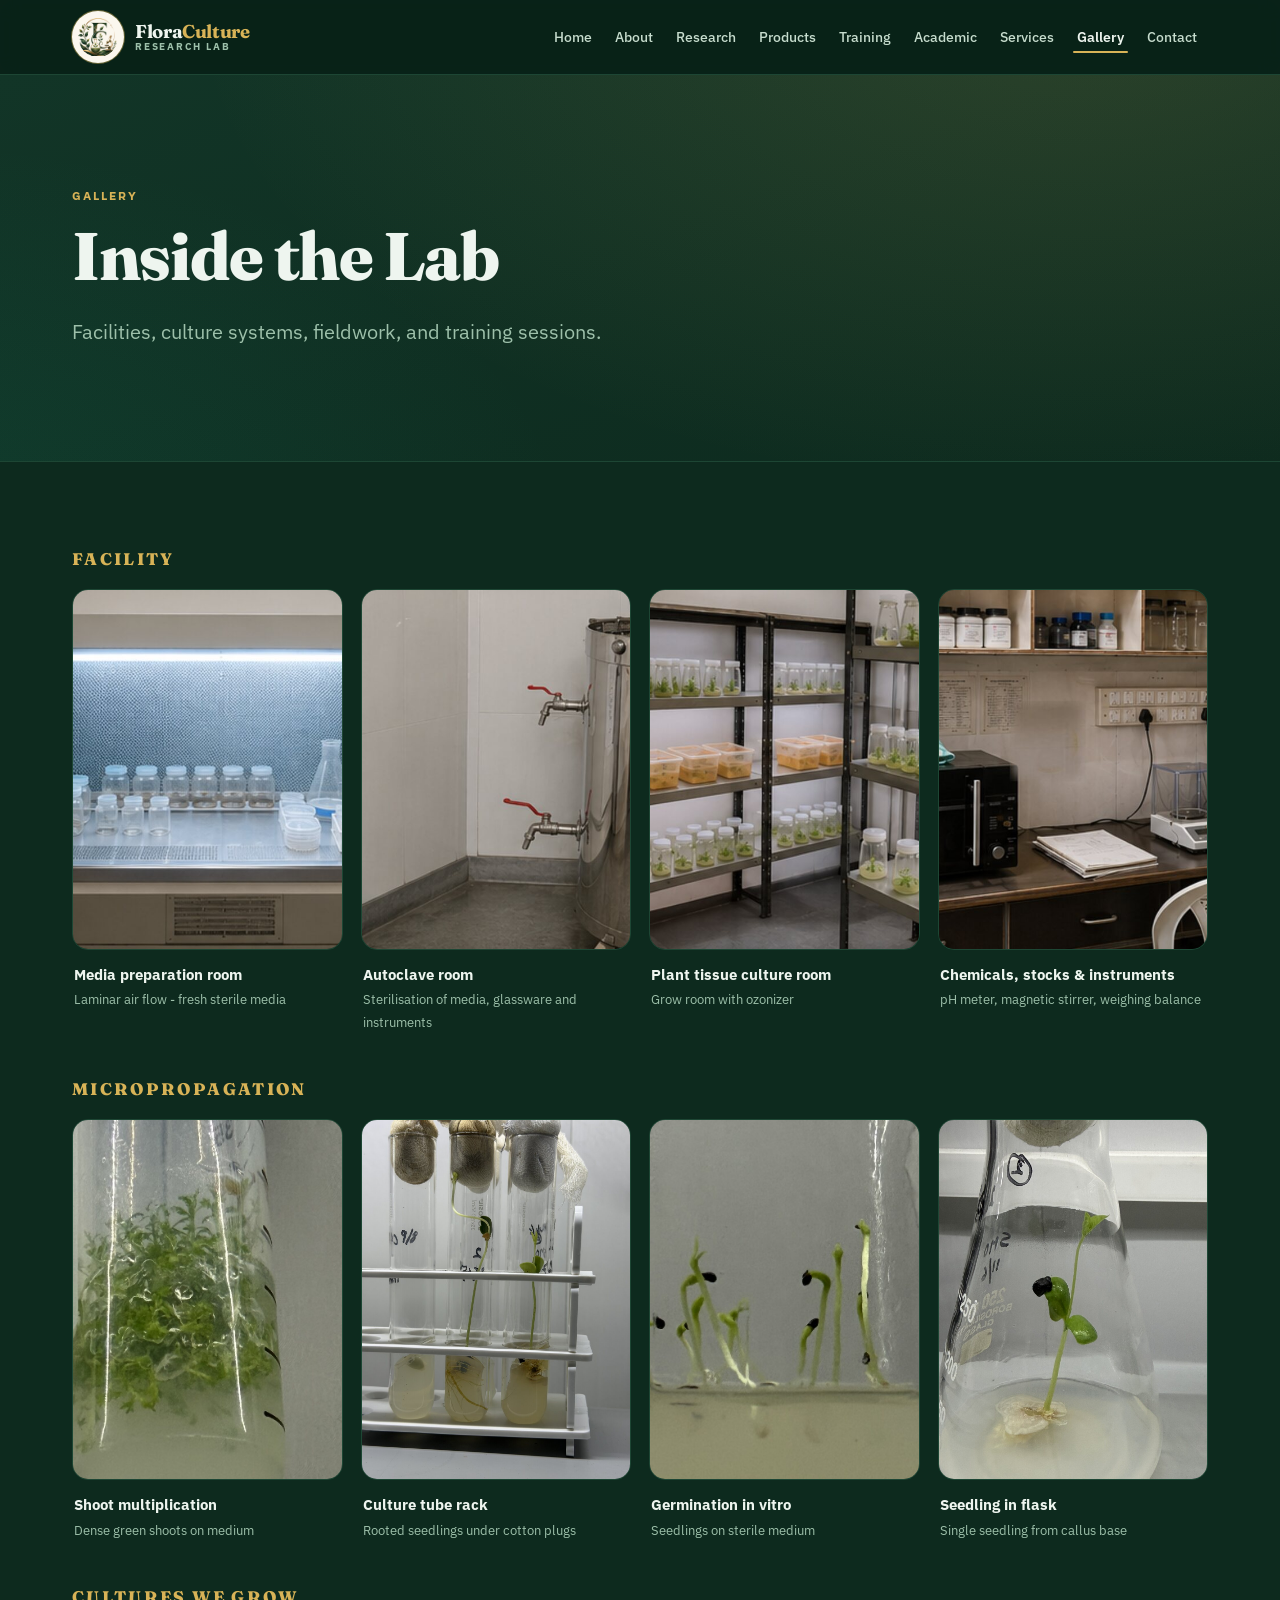
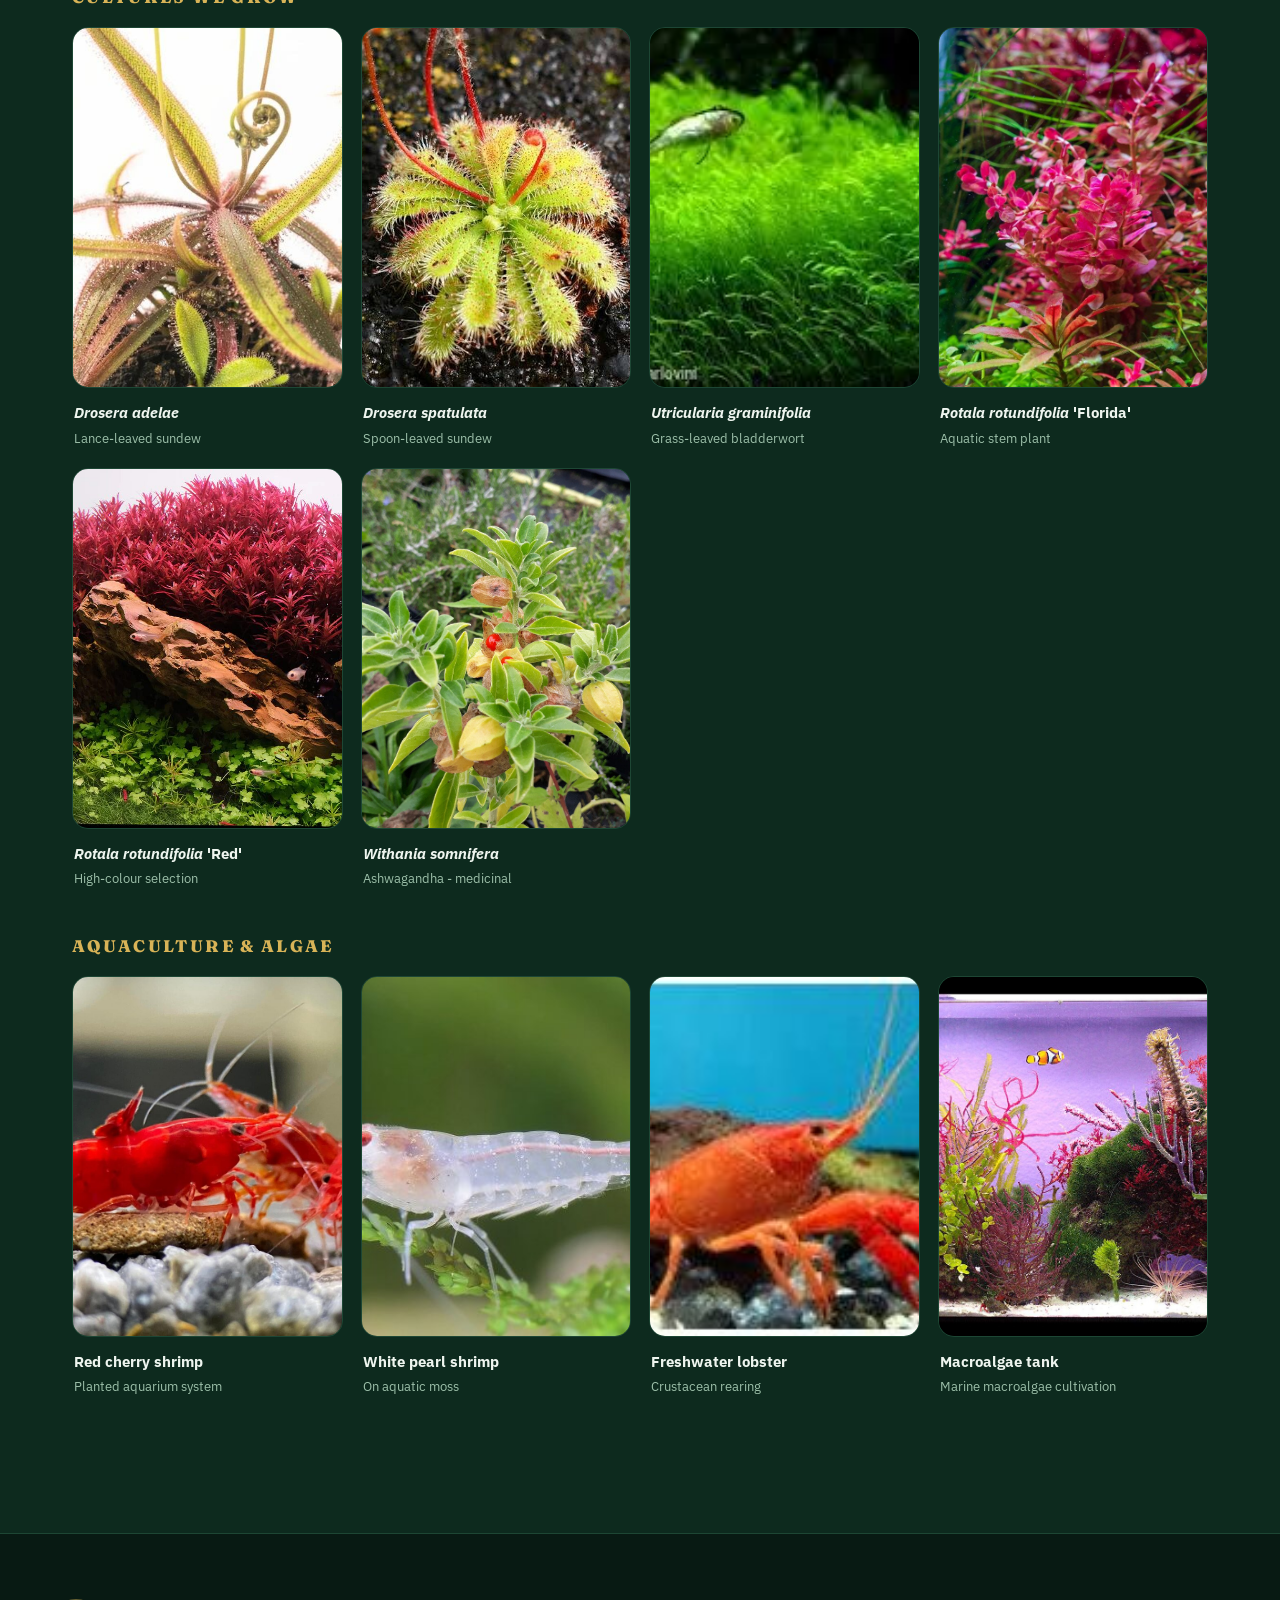
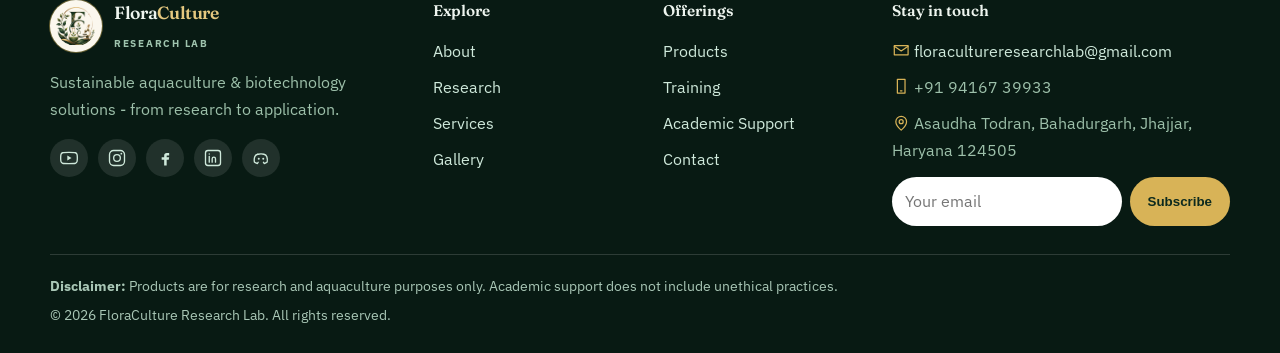
<file: gallery.html>
<!doctype html>
<html lang="en">
<head>
  <meta charset="utf-8" />
  <meta name="viewport" content="width=device-width, initial-scale=1" />
  <title>Gallery - FloraCulture Research Lab</title>
  <meta name="description" content="Lab facilities, culture systems, fieldwork, and training sessions at FloraCulture Research Lab." />
  <link rel="canonical" href="https://floracultureresearchlab.com/gallery.html" />
  <meta property="og:type" content="website" />
  <meta property="og:site_name" content="FloraCulture Research Lab" />
  <meta property="og:title" content="Gallery - FloraCulture Research Lab" />
  <meta property="og:description" content="Lab facilities, culture systems, fieldwork, and training sessions at FloraCulture Research Lab." />
  <meta property="og:url" content="https://floracultureresearchlab.com/gallery.html" />
  <meta property="og:image" content="https://floracultureresearchlab.com/assets/img/og-cover.jpg" />
  <meta name="twitter:card" content="summary_large_image" />
  <link rel="icon" href="assets/img/favicon-64.png" type="image/png" />
  <link rel="apple-touch-icon" href="assets/img/apple-touch-icon.png" />
  <link rel="preconnect" href="https://fonts.googleapis.com" />
  <link rel="preconnect" href="https://fonts.gstatic.com" crossorigin />
  <link rel="stylesheet" href="https://fonts.googleapis.com/css2?family=Fraunces:opsz,wght@9..144,500;9..144,600;9..144,700&family=IBM+Plex+Sans:wght@400;500;600;700&display=swap" />
  <link rel="stylesheet" href="assets/css/theme.css?v=1" />
  <link rel="stylesheet" href="assets/css/styles.css?v=18" />
</head>
<body>
<svg xmlns="http://www.w3.org/2000/svg" style="display:none" aria-hidden="true">
<symbol id="i-leaf" viewBox="0 0 24 24" fill="none" stroke="currentColor" stroke-width="1.6" stroke-linecap="round" stroke-linejoin="round"><path d="M4 20c0-8 5-13 15-14 1 10-4 15-11 15H4zm3-2c3-4 6-6 9-7"/></symbol>
<symbol id="i-fish" viewBox="0 0 24 24" fill="none" stroke="currentColor" stroke-width="1.6" stroke-linecap="round" stroke-linejoin="round"><path d="M22 12c-2.3 3.3-5.5 4.9-8.7 4.9S7 15.3 4.7 12C7 8.7 10.1 7.1 13.3 7.1S19.7 8.7 22 12z"/><path d="M4.7 12 1.6 8.6v6.8z"/><circle cx="17.2" cy="10.6" r=".9" fill="currentColor" stroke="none"/></symbol>
<symbol id="i-wave" viewBox="0 0 24 24" fill="none" stroke="currentColor" stroke-width="1.6" stroke-linecap="round" stroke-linejoin="round"><path d="M2 9c2-2 4-2 6 0s4 2 6 0 4-2 6 0"/><path d="M2 14c2-2 4-2 6 0s4 2 6 0 4-2 6 0"/><path d="M2 19c2-2 4-2 6 0s4 2 6 0 4-2 6 0"/></symbol>
<symbol id="i-herb" viewBox="0 0 24 24" fill="none" stroke="currentColor" stroke-width="1.6" stroke-linecap="round" stroke-linejoin="round"><path d="M12 21V8"/><path d="M12 12c0-3 2-5 6-5 0 3-2 5-6 5z"/><path d="M12 16c0-3-2-5-6-5 0 3 2 5 6 5z"/></symbol>
<symbol id="i-coral" viewBox="0 0 24 24" fill="none" stroke="currentColor" stroke-width="1.6" stroke-linecap="round" stroke-linejoin="round"><path d="M12 21v-7"/><path d="M12 14c-1-3-4-4-4-8"/><path d="M12 14c1-3 4-4 4-8"/><path d="M8 6V3M16 6V3M12 9V4"/></symbol>
<symbol id="i-microscope" viewBox="0 0 24 24" fill="none" stroke="currentColor" stroke-width="1.6" stroke-linecap="round" stroke-linejoin="round"><path d="M6 20h13"/><path d="M9 20a6 6 0 0 0 8-5"/><path d="M10 17l-2-3 5-3 2 3z"/><path d="M13 11l-2-3 2-1 2 3"/></symbol>
<symbol id="i-flask" viewBox="0 0 24 24" fill="none" stroke="currentColor" stroke-width="1.6" stroke-linecap="round" stroke-linejoin="round"><path d="M10 3v6L5 18a2 2 0 0 0 2 3h10a2 2 0 0 0 2-3l-5-9V3"/><path d="M9 3h6"/><path d="M7.5 14h9"/></symbol>
<symbol id="i-doc" viewBox="0 0 24 24" fill="none" stroke="currentColor" stroke-width="1.6" stroke-linecap="round" stroke-linejoin="round"><path d="M14 3H7a2 2 0 0 0-2 2v14a2 2 0 0 0 2 2h10a2 2 0 0 0 2-2V8z"/><path d="M14 3v5h5"/><path d="M9 13h6M9 17h6"/></symbol>
<symbol id="i-build" viewBox="0 0 24 24" fill="none" stroke="currentColor" stroke-width="1.6" stroke-linecap="round" stroke-linejoin="round"><path d="M3 21h18"/><path d="M6 21V8l6-4 6 4v13"/><path d="M10 21v-6h4v6"/></symbol>
<symbol id="i-cap" viewBox="0 0 24 24" fill="none" stroke="currentColor" stroke-width="1.6" stroke-linecap="round" stroke-linejoin="round"><path d="M12 4L2 9l10 5 10-5z"/><path d="M6 11v5c0 1 3 3 6 3s6-2 6-3v-5"/></symbol>
<symbol id="i-clipboard" viewBox="0 0 24 24" fill="none" stroke="currentColor" stroke-width="1.6" stroke-linecap="round" stroke-linejoin="round"><path d="M9 4h6v3H9z"/><path d="M15 5h3a1 1 0 0 1 1 1v14a1 1 0 0 1-1 1H6a1 1 0 0 1-1-1V6a1 1 0 0 1 1-1h3"/><path d="M9 12h6M9 16h4"/></symbol>
<symbol id="i-handshake" viewBox="0 0 24 24" fill="none" stroke="currentColor" stroke-width="1.6" stroke-linecap="round" stroke-linejoin="round"><path d="M2 12l4-4 4 3 3-1 4 3"/><path d="M22 12l-4 4-3-2"/><path d="M10 11l-2 3 2 2 2-2"/></symbol>
<symbol id="i-target" viewBox="0 0 24 24" fill="none" stroke="currentColor" stroke-width="1.6" stroke-linecap="round" stroke-linejoin="round"><circle cx="12" cy="12" r="8"/><circle cx="12" cy="12" r="4"/><circle cx="12" cy="12" r="1" fill="currentColor" stroke="none"/></symbol>
<symbol id="i-telescope" viewBox="0 0 24 24" fill="none" stroke="currentColor" stroke-width="1.6" stroke-linecap="round" stroke-linejoin="round"><path d="M3 15l11-6 3 5-11 6z"/><path d="M17 9l3-1 1 3-3 1"/><path d="M9 17v4M9 21H6M9 21h3"/></symbol>
<symbol id="i-compass" viewBox="0 0 24 24" fill="none" stroke="currentColor" stroke-width="1.6" stroke-linecap="round" stroke-linejoin="round"><circle cx="12" cy="12" r="9"/><path d="M15 9l-2 6-4 2 2-6z"/></symbol>
<symbol id="i-chart" viewBox="0 0 24 24" fill="none" stroke="currentColor" stroke-width="1.6" stroke-linecap="round" stroke-linejoin="round"><path d="M4 20V10M10 20V4M16 20v-7M22 20H2"/></symbol>
<symbol id="i-pen" viewBox="0 0 24 24" fill="none" stroke="currentColor" stroke-width="1.6" stroke-linecap="round" stroke-linejoin="round"><path d="M4 20l4-1 10-10-3-3L5 16z"/><path d="M15 6l3 3"/></symbol>
<symbol id="i-note" viewBox="0 0 24 24" fill="none" stroke="currentColor" stroke-width="1.6" stroke-linecap="round" stroke-linejoin="round"><path d="M5 4h14v16H5z"/><path d="M9 9h6M9 13h6M9 17h3"/></symbol>
<symbol id="i-palette" viewBox="0 0 24 24" fill="none" stroke="currentColor" stroke-width="1.6" stroke-linecap="round" stroke-linejoin="round"><path d="M12 3a9 9 0 0 0 0 18c1 0 2-1 2-2s-1-2 0-3 3 0 4-1a8 8 0 0 0-6-12z"/><circle cx="8" cy="10" r="1" fill="currentColor" stroke="none"/><circle cx="12" cy="7" r="1" fill="currentColor" stroke="none"/><circle cx="16" cy="10" r="1" fill="currentColor" stroke="none"/></symbol>
<symbol id="i-calendar" viewBox="0 0 24 24" fill="none" stroke="currentColor" stroke-width="1.6" stroke-linecap="round" stroke-linejoin="round"><path d="M4 6h16v15H4z"/><path d="M4 10h16M9 3v4M15 3v4"/></symbol>
<symbol id="i-info" viewBox="0 0 24 24" fill="none" stroke="currentColor" stroke-width="1.6" stroke-linecap="round" stroke-linejoin="round"><circle cx="12" cy="12" r="9"/><path d="M12 11v5"/><circle cx="12" cy="8" r=".9" fill="currentColor" stroke="none"/></symbol>
<symbol id="i-building" viewBox="0 0 24 24" fill="none" stroke="currentColor" stroke-width="1.6" stroke-linecap="round" stroke-linejoin="round"><path d="M4 21V4h10v17"/><path d="M14 21V9h6v12"/><path d="M7 8h4M7 12h4M7 16h4M17 13h1M17 17h1"/><path d="M2 21h20"/></symbol>
<symbol id="i-camera" viewBox="0 0 24 24" fill="none" stroke="currentColor" stroke-width="1.6" stroke-linecap="round" stroke-linejoin="round"><path d="M3 8h4l2-2h6l2 2h4v12H3z"/><circle cx="12" cy="13" r="4"/></symbol>
<symbol id="i-mail" viewBox="0 0 24 24" fill="none" stroke="currentColor" stroke-width="1.6" stroke-linecap="round" stroke-linejoin="round"><path d="M3 6h18v12H3z"/><path d="M3 7l9 6 9-6"/></symbol>
<symbol id="i-phone" viewBox="0 0 24 24" fill="none" stroke="currentColor" stroke-width="1.6" stroke-linecap="round" stroke-linejoin="round"><path d="M7 3h10v18H7z"/><path d="M11 18h2"/></symbol>
<symbol id="i-pin" viewBox="0 0 24 24" fill="none" stroke="currentColor" stroke-width="1.6" stroke-linecap="round" stroke-linejoin="round"><path d="M12 21s7-6 7-11a7 7 0 1 0-14 0c0 5 7 11 7 11z"/><circle cx="12" cy="10" r="2.6"/></symbol>
<symbol id="i-chat" viewBox="0 0 24 24" fill="none" stroke="currentColor" stroke-width="1.6" stroke-linecap="round" stroke-linejoin="round"><path d="M21 12a8 8 0 0 1-8 8H7l-4 3 1-5a8 8 0 1 1 17-6z"/></symbol>
<symbol id="i-link" viewBox="0 0 24 24" fill="none" stroke="currentColor" stroke-width="1.6" stroke-linecap="round" stroke-linejoin="round"><path d="M10 14a4 4 0 0 0 6 .5l2-2a4 4 0 0 0-6-6l-1 1"/><path d="M14 10a4 4 0 0 0-6-.5l-2 2a4 4 0 0 0 6 6l1-1"/></symbol>
<symbol id="i-menu" viewBox="0 0 24 24" fill="none" stroke="currentColor" stroke-width="1.6" stroke-linecap="round" stroke-linejoin="round"><path d="M4 7h16M4 12h16M4 17h16"/></symbol>
<symbol id="i-youtube" viewBox="0 0 24 24" fill="none" stroke="currentColor" stroke-width="1.6" stroke-linecap="round" stroke-linejoin="round"><path d="M22 12s0-3-.4-4.4a2.7 2.7 0 0 0-1.9-1.9C18.3 5.3 12 5.3 12 5.3s-6.3 0-7.7.4a2.7 2.7 0 0 0-1.9 1.9C2 9 2 12 2 12s0 3 .4 4.4a2.7 2.7 0 0 0 1.9 1.9c1.4.4 7.7.4 7.7.4s6.3 0 7.7-.4a2.7 2.7 0 0 0 1.9-1.9C22 15 22 12 22 12z"/><path d="M10 15V9l5 3z" fill="currentColor" stroke="none"/></symbol>
<symbol id="i-instagram" viewBox="0 0 24 24" fill="none" stroke="currentColor" stroke-width="1.6" stroke-linecap="round" stroke-linejoin="round"><rect x="3" y="3" width="18" height="18" rx="5"/><circle cx="12" cy="12" r="4"/><circle cx="17.2" cy="6.8" r="1.1" fill="currentColor" stroke="none"/></symbol>
<symbol id="i-facebook" viewBox="0 0 24 24" fill="none" stroke="currentColor" stroke-width="1.6" stroke-linecap="round" stroke-linejoin="round"><path d="M14 9h3V6h-3c-2 0-3 1.3-3 3.2V11H8v3h3v7h3v-7h2.5l.5-3H14V9.6c0-.4.2-.6.6-.6z" fill="currentColor" stroke="none"/></symbol>
<symbol id="i-linkedin" viewBox="0 0 24 24" fill="none" stroke="currentColor" stroke-width="1.6" stroke-linecap="round" stroke-linejoin="round"><rect x="3" y="3" width="18" height="18" rx="3"/><path d="M7.5 10v7M7.5 7.2v.1M11 17v-4a2 2 0 0 1 4 0v4"/></symbol>
<symbol id="i-discord" viewBox="0 0 24 24" fill="none" stroke="currentColor" stroke-width="1.6" stroke-linecap="round" stroke-linejoin="round"><path d="M8.5 7.5A13 13 0 0 1 12 7a13 13 0 0 1 3.5.5c2 .6 3 1.6 3.5 3 .7 2.2.8 4.6.4 6.4-.9.8-2.2 1.4-3.6 1.7l-.9-1.5"/><path d="M8.6 17.1l-.9 1.5c-1.4-.3-2.7-.9-3.6-1.7-.4-1.8-.3-4.2.4-6.4.5-1.4 1.5-2.4 3.5-3"/><circle cx="9.3" cy="13" r="1.2" fill="currentColor" stroke="none"/><circle cx="14.7" cy="13" r="1.2" fill="currentColor" stroke="none"/></symbol>
</svg>
  <a class="skip-link" href="#main">Skip to content</a>

  <header class="site-header">
    <div class="container nav">
      <a class="brand" href="index.html">
        <img class="brand-logo" src="assets/img/logo-mark.png" alt="" />
        <span class="brand-text">
          <span class="bt-name">Flora<em>Culture</em></span>
          <span class="bt-sub">Research Lab</span>
        </span>
      </a>
      <div class="nav-right">
        <ul class="nav-links" id="nav-links">
          <li><a href="index.html">Home</a></li>
          <li><a href="about.html">About</a></li>
          <li><a href="research.html">Research</a></li>
          <li><a href="products.html">Products</a></li>
          <li><a href="training.html">Training</a></li>
          <li><a href="academic.html">Academic</a></li>
          <li><a href="services.html">Services</a></li>
          <li><a class="active" href="gallery.html">Gallery</a></li>
          <li><a href="contact.html">Contact</a></li>
        </ul>
        <button class="nav-toggle" aria-label="Toggle menu" aria-expanded="false" aria-controls="nav-links"><svg class="ic" aria-hidden="true"><use href="#i-menu"/></svg></button>
      </div>
    </div>
  </header>

  <main id="main">
    <section class="hero">
      <div class="container">
        <p class="eyebrow">Gallery</p>
        <h1>Inside the Lab</h1>
        <p class="lead">Facilities, culture systems, fieldwork, and training sessions.</p>
      </div>
    </section>

    <section class="section">
      <div class="container">
        <h2 class="gal-head">Facility</h2>
        <div class="gallery-grid">
          <figure class="tile-fig">
            <img src="assets/img/lab-media-prep.jpg" alt="Media preparation room - Laminar air flow - fresh sterile media" loading="lazy" />
            <figcaption><b>Media preparation room</b><span>Laminar air flow - fresh sterile media</span></figcaption>
          </figure>
          <figure class="tile-fig">
            <img src="assets/img/lab-autoclave-room.jpg" alt="Autoclave room - Sterilisation of media, glassware and instruments" loading="lazy" />
            <figcaption><b>Autoclave room</b><span>Sterilisation of media, glassware and instruments</span></figcaption>
          </figure>
          <figure class="tile-fig">
            <img src="assets/img/lab-culture-room.jpg" alt="Plant tissue culture room - Grow room with ozonizer" loading="lazy" />
            <figcaption><b>Plant tissue culture room</b><span>Grow room with ozonizer</span></figcaption>
          </figure>
          <figure class="tile-fig">
            <img src="assets/img/lab-chemicals-room.jpg" alt="Chemicals, stocks &amp; instruments - pH meter, magnetic stirrer, weighing balance" loading="lazy" />
            <figcaption><b>Chemicals, stocks &amp; instruments</b><span>pH meter, magnetic stirrer, weighing balance</span></figcaption>
          </figure>
        </div>
        <h2 class="gal-head">Micropropagation</h2>
        <div class="gallery-grid">
          <figure class="tile-fig">
            <img src="assets/img/prod-tissue-culture.jpg" alt="Shoot multiplication - Dense green shoots on medium" loading="lazy" />
            <figcaption><b>Shoot multiplication</b><span>Dense green shoots on medium</span></figcaption>
          </figure>
          <figure class="tile-fig">
            <img src="assets/img/culture-rack.jpg" alt="Culture tube rack - Rooted seedlings under cotton plugs" loading="lazy" />
            <figcaption><b>Culture tube rack</b><span>Rooted seedlings under cotton plugs</span></figcaption>
          </figure>
          <figure class="tile-fig">
            <img src="assets/img/micropropagation.jpg" alt="Germination in vitro - Seedlings on sterile medium" loading="lazy" />
            <figcaption><b>Germination in vitro</b><span>Seedlings on sterile medium</span></figcaption>
          </figure>
          <figure class="tile-fig">
            <img src="assets/img/flask-seedling.jpg" alt="Seedling in flask - Single seedling from callus base" loading="lazy" />
            <figcaption><b>Seedling in flask</b><span>Single seedling from callus base</span></figcaption>
          </figure>
        </div>
        <h2 class="gal-head">Cultures we grow</h2>
        <div class="gallery-grid">
          <figure class="tile-fig">
            <img src="assets/img/plant-drosera-adelae.jpg" alt="Drosera adelae - Lance-leaved sundew" loading="lazy" />
            <figcaption><b><em>Drosera adelae</em></b><span>Lance-leaved sundew</span></figcaption>
          </figure>
          <figure class="tile-fig">
            <img src="assets/img/plant-dorosera_spatulata.jpg" alt="Drosera spatulata - Spoon-leaved sundew" loading="lazy" />
            <figcaption><b><em>Drosera spatulata</em></b><span>Spoon-leaved sundew</span></figcaption>
          </figure>
          <figure class="tile-fig">
            <img src="assets/img/plant-utricularia_graminifolia.jpg" alt="Utricularia graminifolia - Grass-leaved bladderwort" loading="lazy" />
            <figcaption><b><em>Utricularia graminifolia</em></b><span>Grass-leaved bladderwort</span></figcaption>
          </figure>
          <figure class="tile-fig">
            <img src="assets/img/plant-rotala-rotundifolia-florida.jpg" alt="Rotala rotundifolia 'Florida' - Aquatic stem plant" loading="lazy" />
            <figcaption><b><em>Rotala rotundifolia</em> 'Florida'</b><span>Aquatic stem plant</span></figcaption>
          </figure>
          <figure class="tile-fig">
            <img src="assets/img/plant-rotala_rotundifolia_red.jpg" alt="Rotala rotundifolia 'Red' - High-colour selection" loading="lazy" />
            <figcaption><b><em>Rotala rotundifolia</em> 'Red'</b><span>High-colour selection</span></figcaption>
          </figure>
          <figure class="tile-fig">
            <img src="assets/img/plant-withania_somnifera.jpg" alt="Withania somnifera - Ashwagandha - medicinal" loading="lazy" />
            <figcaption><b><em>Withania somnifera</em></b><span>Ashwagandha - medicinal</span></figcaption>
          </figure>
        </div>
        <h2 class="gal-head">Aquaculture &amp; algae</h2>
        <div class="gallery-grid">
          <figure class="tile-fig">
            <img src="assets/img/show-shrimp.jpg" alt="Red cherry shrimp - Planted aquarium system" loading="lazy" />
            <figcaption><b>Red cherry shrimp</b><span>Planted aquarium system</span></figcaption>
          </figure>
          <figure class="tile-fig">
            <img src="assets/img/show-shrimp-white.jpg" alt="White pearl shrimp - On aquatic moss" loading="lazy" />
            <figcaption><b>White pearl shrimp</b><span>On aquatic moss</span></figcaption>
          </figure>
          <figure class="tile-fig">
            <img src="assets/img/show-lobster.jpg" alt="Freshwater lobster - Crustacean rearing" loading="lazy" />
            <figcaption><b>Freshwater lobster</b><span>Crustacean rearing</span></figcaption>
          </figure>
          <figure class="tile-fig">
            <img src="assets/img/show-seaweed.jpg" alt="Macroalgae tank - Marine macroalgae cultivation" loading="lazy" />
            <figcaption><b>Macroalgae tank</b><span>Marine macroalgae cultivation</span></figcaption>
          </figure>
        </div>
      </div>
    </section>
  </main>

  <footer class="site-footer">
    <div class="container footer-grid">
      <div>
        <a class="footer-logo" href="index.html">
          <img src="assets/img/logo-mark.png" alt="" />
          <span>
            <span class="bt-name">Flora<em>Culture</em></span><br />
            <span class="bt-sub">Research Lab</span>
          </span>
        </a>
        <p style="margin-top:14px;max-width:320px">Sustainable aquaculture &amp; biotechnology solutions - from research to application.</p>
        <div class="socials">
          <a href="https://youtube.com/@floracultureresearchlab" target="_blank" rel="noopener noreferrer" aria-label="YouTube" title="YouTube"><svg class="ic soc" aria-hidden="true"><use href="#i-youtube"/></svg></a>
          <a href="https://www.instagram.com/floracultureresearchlab" target="_blank" rel="noopener noreferrer" aria-label="Instagram" title="Instagram"><svg class="ic soc" aria-hidden="true"><use href="#i-instagram"/></svg></a>
          <a href="https://www.facebook.com/share/1K1VH892jU/" target="_blank" rel="noopener noreferrer" aria-label="Facebook" title="Facebook"><svg class="ic soc" aria-hidden="true"><use href="#i-facebook"/></svg></a>
          <a href="https://www.linkedin.com/in/floraculture-research-lab-23937442b" target="_blank" rel="noopener noreferrer" aria-label="LinkedIn" title="LinkedIn"><svg class="ic soc" aria-hidden="true"><use href="#i-linkedin"/></svg></a>
          <a href="https://discord.gg/sw5f4sZqZ" target="_blank" rel="noopener noreferrer" aria-label="Discord" title="Discord"><svg class="ic soc" aria-hidden="true"><use href="#i-discord"/></svg></a>
        </div>
      </div>
      <div>
        <h4>Explore</h4>
        <ul>
          <li><a href="about.html">About</a></li>
          <li><a href="research.html">Research</a></li>
          <li><a href="services.html">Services</a></li>
          <li><a href="gallery.html">Gallery</a></li>
        </ul>
      </div>
      <div>
        <h4>Offerings</h4>
        <ul>
          <li><a href="products.html">Products</a></li>
          <li><a href="training.html">Training</a></li>
          <li><a href="academic.html">Academic Support</a></li>
          <li><a href="contact.html">Contact</a></li>
        </ul>
      </div>
      <div>
        <h4>Stay in touch</h4>
        <ul>
          <li><svg class="ic" aria-hidden="true"><use href="#i-mail"/></svg> <a href="mailto:floracultureresearchlab@gmail.com">floracultureresearchlab@gmail.com</a></li>
          <li><svg class="ic" aria-hidden="true"><use href="#i-phone"/></svg> +91 94167 39933</li>
          <li><svg class="ic" aria-hidden="true"><use href="#i-pin"/></svg> Asaudha Todran, Bahadurgarh, Jhajjar, Haryana 124505</li>
        </ul>
        <form class="newsletter" onsubmit="return false">
          <input type="email" placeholder="Your email" aria-label="Email for newsletter" />
          <button type="submit">Subscribe</button>
        </form>
      </div>
    </div>
    <div class="container disclaimer">
      <p><strong>Disclaimer:</strong> Products are for research and aquaculture purposes only. Academic support does not include unethical practices.</p>
      <p>© <span id="year">2026</span> FloraCulture Research Lab. All rights reserved.</p>
    </div>
  </footer>

  <script src="assets/js/main.js?v=13"></script>
</body>
</html>
</file>
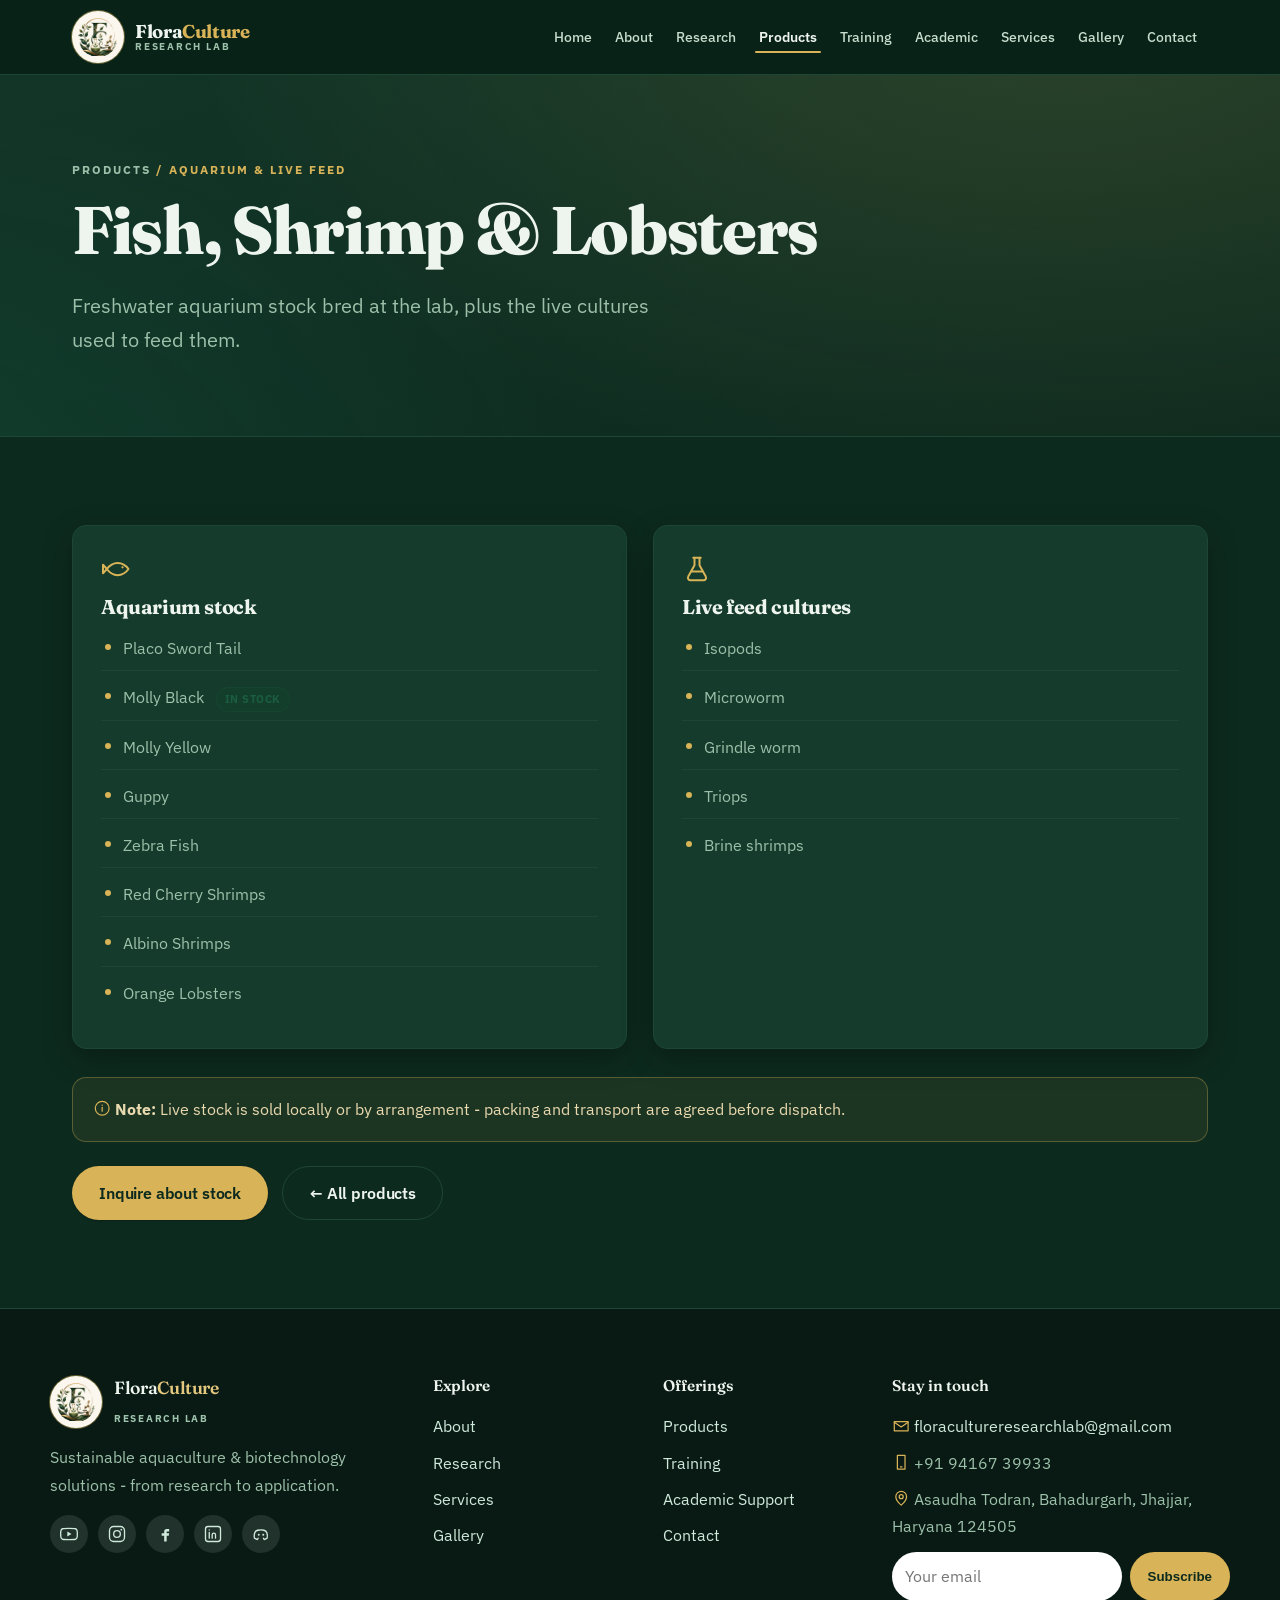
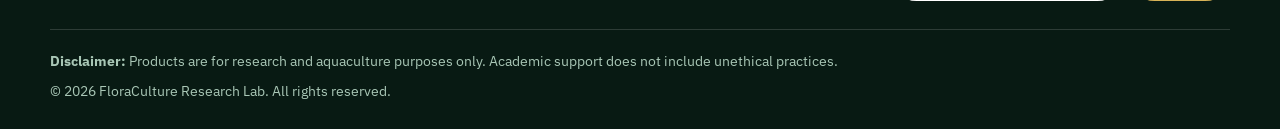
<file: products-aquarium.html>
<!doctype html>
<html lang="en">
<head>
  <meta charset="utf-8" />
  <meta name="viewport" content="width=device-width, initial-scale=1" />
  <title>Products - FloraCulture Research Lab</title>
  <meta name="description" content="Tissue culture plants, lab products, microalgae cultures, and aquaculture inputs for research, aquaculture, and educational purposes." />
  <link rel="canonical" href="https://floracultureresearchlab.com/products-aquarium.html" />
  <meta property="og:type" content="website" />
  <meta property="og:site_name" content="FloraCulture Research Lab" />
  <meta property="og:title" content="Products - FloraCulture Research Lab" />
  <meta property="og:description" content="Tissue culture plants, lab products, microalgae cultures, and aquaculture inputs for research, aquaculture, and educational purposes." />
  <meta property="og:url" content="https://floracultureresearchlab.com/products-aquarium.html" />
  <meta property="og:image" content="https://floracultureresearchlab.com/assets/img/og-cover.jpg" />
  <meta name="twitter:card" content="summary_large_image" />
  <link rel="icon" href="assets/img/favicon-64.png" type="image/png" />
  <link rel="apple-touch-icon" href="assets/img/apple-touch-icon.png" />
  <link rel="preconnect" href="https://fonts.googleapis.com" />
  <link rel="preconnect" href="https://fonts.gstatic.com" crossorigin />
  <link rel="stylesheet" href="https://fonts.googleapis.com/css2?family=Fraunces:opsz,wght@9..144,500;9..144,600;9..144,700&family=IBM+Plex+Sans:wght@400;500;600;700&display=swap" />
  <link rel="stylesheet" href="assets/css/theme.css?v=1" />
  <link rel="stylesheet" href="assets/css/styles.css?v=18" />
</head>
<body>
<svg xmlns="http://www.w3.org/2000/svg" style="display:none" aria-hidden="true">
<symbol id="i-leaf" viewBox="0 0 24 24" fill="none" stroke="currentColor" stroke-width="1.6" stroke-linecap="round" stroke-linejoin="round"><path d="M4 20c0-8 5-13 15-14 1 10-4 15-11 15H4zm3-2c3-4 6-6 9-7"/></symbol>
<symbol id="i-fish" viewBox="0 0 24 24" fill="none" stroke="currentColor" stroke-width="1.6" stroke-linecap="round" stroke-linejoin="round"><path d="M22 12c-2.3 3.3-5.5 4.9-8.7 4.9S7 15.3 4.7 12C7 8.7 10.1 7.1 13.3 7.1S19.7 8.7 22 12z"/><path d="M4.7 12 1.6 8.6v6.8z"/><circle cx="17.2" cy="10.6" r=".9" fill="currentColor" stroke="none"/></symbol>
<symbol id="i-wave" viewBox="0 0 24 24" fill="none" stroke="currentColor" stroke-width="1.6" stroke-linecap="round" stroke-linejoin="round"><path d="M2 9c2-2 4-2 6 0s4 2 6 0 4-2 6 0"/><path d="M2 14c2-2 4-2 6 0s4 2 6 0 4-2 6 0"/><path d="M2 19c2-2 4-2 6 0s4 2 6 0 4-2 6 0"/></symbol>
<symbol id="i-herb" viewBox="0 0 24 24" fill="none" stroke="currentColor" stroke-width="1.6" stroke-linecap="round" stroke-linejoin="round"><path d="M12 21V8"/><path d="M12 12c0-3 2-5 6-5 0 3-2 5-6 5z"/><path d="M12 16c0-3-2-5-6-5 0 3 2 5 6 5z"/></symbol>
<symbol id="i-coral" viewBox="0 0 24 24" fill="none" stroke="currentColor" stroke-width="1.6" stroke-linecap="round" stroke-linejoin="round"><path d="M12 21v-7"/><path d="M12 14c-1-3-4-4-4-8"/><path d="M12 14c1-3 4-4 4-8"/><path d="M8 6V3M16 6V3M12 9V4"/></symbol>
<symbol id="i-microscope" viewBox="0 0 24 24" fill="none" stroke="currentColor" stroke-width="1.6" stroke-linecap="round" stroke-linejoin="round"><path d="M6 20h13"/><path d="M9 20a6 6 0 0 0 8-5"/><path d="M10 17l-2-3 5-3 2 3z"/><path d="M13 11l-2-3 2-1 2 3"/></symbol>
<symbol id="i-flask" viewBox="0 0 24 24" fill="none" stroke="currentColor" stroke-width="1.6" stroke-linecap="round" stroke-linejoin="round"><path d="M10 3v6L5 18a2 2 0 0 0 2 3h10a2 2 0 0 0 2-3l-5-9V3"/><path d="M9 3h6"/><path d="M7.5 14h9"/></symbol>
<symbol id="i-doc" viewBox="0 0 24 24" fill="none" stroke="currentColor" stroke-width="1.6" stroke-linecap="round" stroke-linejoin="round"><path d="M14 3H7a2 2 0 0 0-2 2v14a2 2 0 0 0 2 2h10a2 2 0 0 0 2-2V8z"/><path d="M14 3v5h5"/><path d="M9 13h6M9 17h6"/></symbol>
<symbol id="i-build" viewBox="0 0 24 24" fill="none" stroke="currentColor" stroke-width="1.6" stroke-linecap="round" stroke-linejoin="round"><path d="M3 21h18"/><path d="M6 21V8l6-4 6 4v13"/><path d="M10 21v-6h4v6"/></symbol>
<symbol id="i-cap" viewBox="0 0 24 24" fill="none" stroke="currentColor" stroke-width="1.6" stroke-linecap="round" stroke-linejoin="round"><path d="M12 4L2 9l10 5 10-5z"/><path d="M6 11v5c0 1 3 3 6 3s6-2 6-3v-5"/></symbol>
<symbol id="i-clipboard" viewBox="0 0 24 24" fill="none" stroke="currentColor" stroke-width="1.6" stroke-linecap="round" stroke-linejoin="round"><path d="M9 4h6v3H9z"/><path d="M15 5h3a1 1 0 0 1 1 1v14a1 1 0 0 1-1 1H6a1 1 0 0 1-1-1V6a1 1 0 0 1 1-1h3"/><path d="M9 12h6M9 16h4"/></symbol>
<symbol id="i-handshake" viewBox="0 0 24 24" fill="none" stroke="currentColor" stroke-width="1.6" stroke-linecap="round" stroke-linejoin="round"><path d="M2 12l4-4 4 3 3-1 4 3"/><path d="M22 12l-4 4-3-2"/><path d="M10 11l-2 3 2 2 2-2"/></symbol>
<symbol id="i-target" viewBox="0 0 24 24" fill="none" stroke="currentColor" stroke-width="1.6" stroke-linecap="round" stroke-linejoin="round"><circle cx="12" cy="12" r="8"/><circle cx="12" cy="12" r="4"/><circle cx="12" cy="12" r="1" fill="currentColor" stroke="none"/></symbol>
<symbol id="i-telescope" viewBox="0 0 24 24" fill="none" stroke="currentColor" stroke-width="1.6" stroke-linecap="round" stroke-linejoin="round"><path d="M3 15l11-6 3 5-11 6z"/><path d="M17 9l3-1 1 3-3 1"/><path d="M9 17v4M9 21H6M9 21h3"/></symbol>
<symbol id="i-compass" viewBox="0 0 24 24" fill="none" stroke="currentColor" stroke-width="1.6" stroke-linecap="round" stroke-linejoin="round"><circle cx="12" cy="12" r="9"/><path d="M15 9l-2 6-4 2 2-6z"/></symbol>
<symbol id="i-chart" viewBox="0 0 24 24" fill="none" stroke="currentColor" stroke-width="1.6" stroke-linecap="round" stroke-linejoin="round"><path d="M4 20V10M10 20V4M16 20v-7M22 20H2"/></symbol>
<symbol id="i-pen" viewBox="0 0 24 24" fill="none" stroke="currentColor" stroke-width="1.6" stroke-linecap="round" stroke-linejoin="round"><path d="M4 20l4-1 10-10-3-3L5 16z"/><path d="M15 6l3 3"/></symbol>
<symbol id="i-note" viewBox="0 0 24 24" fill="none" stroke="currentColor" stroke-width="1.6" stroke-linecap="round" stroke-linejoin="round"><path d="M5 4h14v16H5z"/><path d="M9 9h6M9 13h6M9 17h3"/></symbol>
<symbol id="i-palette" viewBox="0 0 24 24" fill="none" stroke="currentColor" stroke-width="1.6" stroke-linecap="round" stroke-linejoin="round"><path d="M12 3a9 9 0 0 0 0 18c1 0 2-1 2-2s-1-2 0-3 3 0 4-1a8 8 0 0 0-6-12z"/><circle cx="8" cy="10" r="1" fill="currentColor" stroke="none"/><circle cx="12" cy="7" r="1" fill="currentColor" stroke="none"/><circle cx="16" cy="10" r="1" fill="currentColor" stroke="none"/></symbol>
<symbol id="i-calendar" viewBox="0 0 24 24" fill="none" stroke="currentColor" stroke-width="1.6" stroke-linecap="round" stroke-linejoin="round"><path d="M4 6h16v15H4z"/><path d="M4 10h16M9 3v4M15 3v4"/></symbol>
<symbol id="i-info" viewBox="0 0 24 24" fill="none" stroke="currentColor" stroke-width="1.6" stroke-linecap="round" stroke-linejoin="round"><circle cx="12" cy="12" r="9"/><path d="M12 11v5"/><circle cx="12" cy="8" r=".9" fill="currentColor" stroke="none"/></symbol>
<symbol id="i-building" viewBox="0 0 24 24" fill="none" stroke="currentColor" stroke-width="1.6" stroke-linecap="round" stroke-linejoin="round"><path d="M4 21V4h10v17"/><path d="M14 21V9h6v12"/><path d="M7 8h4M7 12h4M7 16h4M17 13h1M17 17h1"/><path d="M2 21h20"/></symbol>
<symbol id="i-camera" viewBox="0 0 24 24" fill="none" stroke="currentColor" stroke-width="1.6" stroke-linecap="round" stroke-linejoin="round"><path d="M3 8h4l2-2h6l2 2h4v12H3z"/><circle cx="12" cy="13" r="4"/></symbol>
<symbol id="i-mail" viewBox="0 0 24 24" fill="none" stroke="currentColor" stroke-width="1.6" stroke-linecap="round" stroke-linejoin="round"><path d="M3 6h18v12H3z"/><path d="M3 7l9 6 9-6"/></symbol>
<symbol id="i-phone" viewBox="0 0 24 24" fill="none" stroke="currentColor" stroke-width="1.6" stroke-linecap="round" stroke-linejoin="round"><path d="M7 3h10v18H7z"/><path d="M11 18h2"/></symbol>
<symbol id="i-pin" viewBox="0 0 24 24" fill="none" stroke="currentColor" stroke-width="1.6" stroke-linecap="round" stroke-linejoin="round"><path d="M12 21s7-6 7-11a7 7 0 1 0-14 0c0 5 7 11 7 11z"/><circle cx="12" cy="10" r="2.6"/></symbol>
<symbol id="i-chat" viewBox="0 0 24 24" fill="none" stroke="currentColor" stroke-width="1.6" stroke-linecap="round" stroke-linejoin="round"><path d="M21 12a8 8 0 0 1-8 8H7l-4 3 1-5a8 8 0 1 1 17-6z"/></symbol>
<symbol id="i-link" viewBox="0 0 24 24" fill="none" stroke="currentColor" stroke-width="1.6" stroke-linecap="round" stroke-linejoin="round"><path d="M10 14a4 4 0 0 0 6 .5l2-2a4 4 0 0 0-6-6l-1 1"/><path d="M14 10a4 4 0 0 0-6-.5l-2 2a4 4 0 0 0 6 6l1-1"/></symbol>
<symbol id="i-menu" viewBox="0 0 24 24" fill="none" stroke="currentColor" stroke-width="1.6" stroke-linecap="round" stroke-linejoin="round"><path d="M4 7h16M4 12h16M4 17h16"/></symbol>
<symbol id="i-youtube" viewBox="0 0 24 24" fill="none" stroke="currentColor" stroke-width="1.6" stroke-linecap="round" stroke-linejoin="round"><path d="M22 12s0-3-.4-4.4a2.7 2.7 0 0 0-1.9-1.9C18.3 5.3 12 5.3 12 5.3s-6.3 0-7.7.4a2.7 2.7 0 0 0-1.9 1.9C2 9 2 12 2 12s0 3 .4 4.4a2.7 2.7 0 0 0 1.9 1.9c1.4.4 7.7.4 7.7.4s6.3 0 7.7-.4a2.7 2.7 0 0 0 1.9-1.9C22 15 22 12 22 12z"/><path d="M10 15V9l5 3z" fill="currentColor" stroke="none"/></symbol>
<symbol id="i-instagram" viewBox="0 0 24 24" fill="none" stroke="currentColor" stroke-width="1.6" stroke-linecap="round" stroke-linejoin="round"><rect x="3" y="3" width="18" height="18" rx="5"/><circle cx="12" cy="12" r="4"/><circle cx="17.2" cy="6.8" r="1.1" fill="currentColor" stroke="none"/></symbol>
<symbol id="i-facebook" viewBox="0 0 24 24" fill="none" stroke="currentColor" stroke-width="1.6" stroke-linecap="round" stroke-linejoin="round"><path d="M14 9h3V6h-3c-2 0-3 1.3-3 3.2V11H8v3h3v7h3v-7h2.5l.5-3H14V9.6c0-.4.2-.6.6-.6z" fill="currentColor" stroke="none"/></symbol>
<symbol id="i-linkedin" viewBox="0 0 24 24" fill="none" stroke="currentColor" stroke-width="1.6" stroke-linecap="round" stroke-linejoin="round"><rect x="3" y="3" width="18" height="18" rx="3"/><path d="M7.5 10v7M7.5 7.2v.1M11 17v-4a2 2 0 0 1 4 0v4"/></symbol>
<symbol id="i-discord" viewBox="0 0 24 24" fill="none" stroke="currentColor" stroke-width="1.6" stroke-linecap="round" stroke-linejoin="round"><path d="M8.5 7.5A13 13 0 0 1 12 7a13 13 0 0 1 3.5.5c2 .6 3 1.6 3.5 3 .7 2.2.8 4.6.4 6.4-.9.8-2.2 1.4-3.6 1.7l-.9-1.5"/><path d="M8.6 17.1l-.9 1.5c-1.4-.3-2.7-.9-3.6-1.7-.4-1.8-.3-4.2.4-6.4.5-1.4 1.5-2.4 3.5-3"/><circle cx="9.3" cy="13" r="1.2" fill="currentColor" stroke="none"/><circle cx="14.7" cy="13" r="1.2" fill="currentColor" stroke="none"/></symbol>
</svg>
  <a class="skip-link" href="#main">Skip to content</a>

  <header class="site-header">
    <div class="container nav">
      <a class="brand" href="index.html">
        <img class="brand-logo" src="assets/img/logo-mark.png" alt="" />
        <span class="brand-text">
          <span class="bt-name">Flora<em>Culture</em></span>
          <span class="bt-sub">Research Lab</span>
        </span>
      </a>
      <div class="nav-right">
        <ul class="nav-links" id="nav-links">
          <li><a href="index.html">Home</a></li>
          <li><a href="about.html">About</a></li>
          <li><a href="research.html">Research</a></li>
          <li><a class="active" href="products.html">Products</a></li>
          <li><a href="training.html">Training</a></li>
          <li><a href="academic.html">Academic</a></li>
          <li><a href="services.html">Services</a></li>
          <li><a href="gallery.html">Gallery</a></li>
          <li><a href="contact.html">Contact</a></li>
        </ul>
        <button class="nav-toggle" aria-label="Toggle menu" aria-expanded="false" aria-controls="nav-links"><svg class="ic" aria-hidden="true"><use href="#i-menu"/></svg></button>
      </div>
    </div>
  </header>

  <main id="main">
    <section class="hero page-hero">
      <div class="container">
        <p class="eyebrow"><a href="products.html">Products</a> / Aquarium &amp; Live Feed</p>
        <h1>Fish, Shrimp &amp; Lobsters</h1>
        <p class="lead">Freshwater aquarium stock bred at the lab, plus the live cultures used to feed them.</p>
      </div>
    </section>

    <section class="section">
      <div class="container">
        <div class="grid cols-2">
          <div class="card">
            <div class="ico"><svg class="ic" aria-hidden="true"><use href="#i-fish"/></svg></div>
            <h3>Aquarium stock</h3>
            <ul class="tick">
          <li>Placo Sword Tail</li>
          <li>Molly Black <span class="instock">In stock</span></li>
          <li>Molly Yellow</li>
          <li>Guppy</li>
          <li>Zebra Fish</li>
          <li>Red Cherry Shrimps</li>
          <li>Albino Shrimps</li>
          <li>Orange Lobsters</li>
            </ul>
          </div>
          <div class="card">
            <div class="ico"><svg class="ic" aria-hidden="true"><use href="#i-flask"/></svg></div>
            <h3>Live feed cultures</h3>
            <ul class="tick">
          <li>Isopods</li>
          <li>Microworm</li>
          <li>Grindle worm</li>
          <li>Triops</li>
          <li>Brine shrimps</li>
            </ul>
          </div>
        </div>

        <div class="note" style="margin-top:28px">
          <strong><svg class="ic" aria-hidden="true"><use href="#i-info"/></svg> Note:</strong>
          Live stock is sold locally or by arrangement - packing and transport are agreed before dispatch.
        </div>

        <div class="btn-row" style="margin-top:24px">
          <a class="btn" href="contact.html?subject=Aquarium%20stock%20inquiry">Inquire about stock</a>
          <a class="btn-outline" href="products.html">← All products</a>
        </div>
      </div>
    </section>
  </main>

  <footer class="site-footer">
    <div class="container footer-grid">
      <div>
        <a class="footer-logo" href="index.html">
          <img src="assets/img/logo-mark.png" alt="" />
          <span>
            <span class="bt-name">Flora<em>Culture</em></span><br />
            <span class="bt-sub">Research Lab</span>
          </span>
        </a>
        <p style="margin-top:14px;max-width:320px">Sustainable aquaculture &amp; biotechnology solutions - from research to application.</p>
        <div class="socials">
          <a href="https://youtube.com/@floracultureresearchlab" target="_blank" rel="noopener noreferrer" aria-label="YouTube" title="YouTube"><svg class="ic soc" aria-hidden="true"><use href="#i-youtube"/></svg></a>
          <a href="https://www.instagram.com/floracultureresearchlab" target="_blank" rel="noopener noreferrer" aria-label="Instagram" title="Instagram"><svg class="ic soc" aria-hidden="true"><use href="#i-instagram"/></svg></a>
          <a href="https://www.facebook.com/share/1K1VH892jU/" target="_blank" rel="noopener noreferrer" aria-label="Facebook" title="Facebook"><svg class="ic soc" aria-hidden="true"><use href="#i-facebook"/></svg></a>
          <a href="https://www.linkedin.com/in/floraculture-research-lab-23937442b" target="_blank" rel="noopener noreferrer" aria-label="LinkedIn" title="LinkedIn"><svg class="ic soc" aria-hidden="true"><use href="#i-linkedin"/></svg></a>
          <a href="https://discord.gg/sw5f4sZqZ" target="_blank" rel="noopener noreferrer" aria-label="Discord" title="Discord"><svg class="ic soc" aria-hidden="true"><use href="#i-discord"/></svg></a>
        </div>
      </div>
      <div>
        <h4>Explore</h4>
        <ul>
          <li><a href="about.html">About</a></li>
          <li><a href="research.html">Research</a></li>
          <li><a href="services.html">Services</a></li>
          <li><a href="gallery.html">Gallery</a></li>
        </ul>
      </div>
      <div>
        <h4>Offerings</h4>
        <ul>
          <li><a href="products.html">Products</a></li>
          <li><a href="training.html">Training</a></li>
          <li><a href="academic.html">Academic Support</a></li>
          <li><a href="contact.html">Contact</a></li>
        </ul>
      </div>
      <div>
        <h4>Stay in touch</h4>
        <ul>
          <li><svg class="ic" aria-hidden="true"><use href="#i-mail"/></svg> <a href="mailto:floracultureresearchlab@gmail.com">floracultureresearchlab@gmail.com</a></li>
          <li><svg class="ic" aria-hidden="true"><use href="#i-phone"/></svg> +91 94167 39933</li>
          <li><svg class="ic" aria-hidden="true"><use href="#i-pin"/></svg> Asaudha Todran, Bahadurgarh, Jhajjar, Haryana 124505</li>
        </ul>
        <form class="newsletter" onsubmit="return false">
          <input type="email" placeholder="Your email" aria-label="Email for newsletter" />
          <button type="submit">Subscribe</button>
        </form>
      </div>
    </div>
    <div class="container disclaimer">
      <p><strong>Disclaimer:</strong> Products are for research and aquaculture purposes only. Academic support does not include unethical practices.</p>
      <p>© <span id="year">2026</span> FloraCulture Research Lab. All rights reserved.</p>
    </div>
  </footer>

  <script src="assets/js/main.js?v=13"></script>
</body>
</html>
</file>
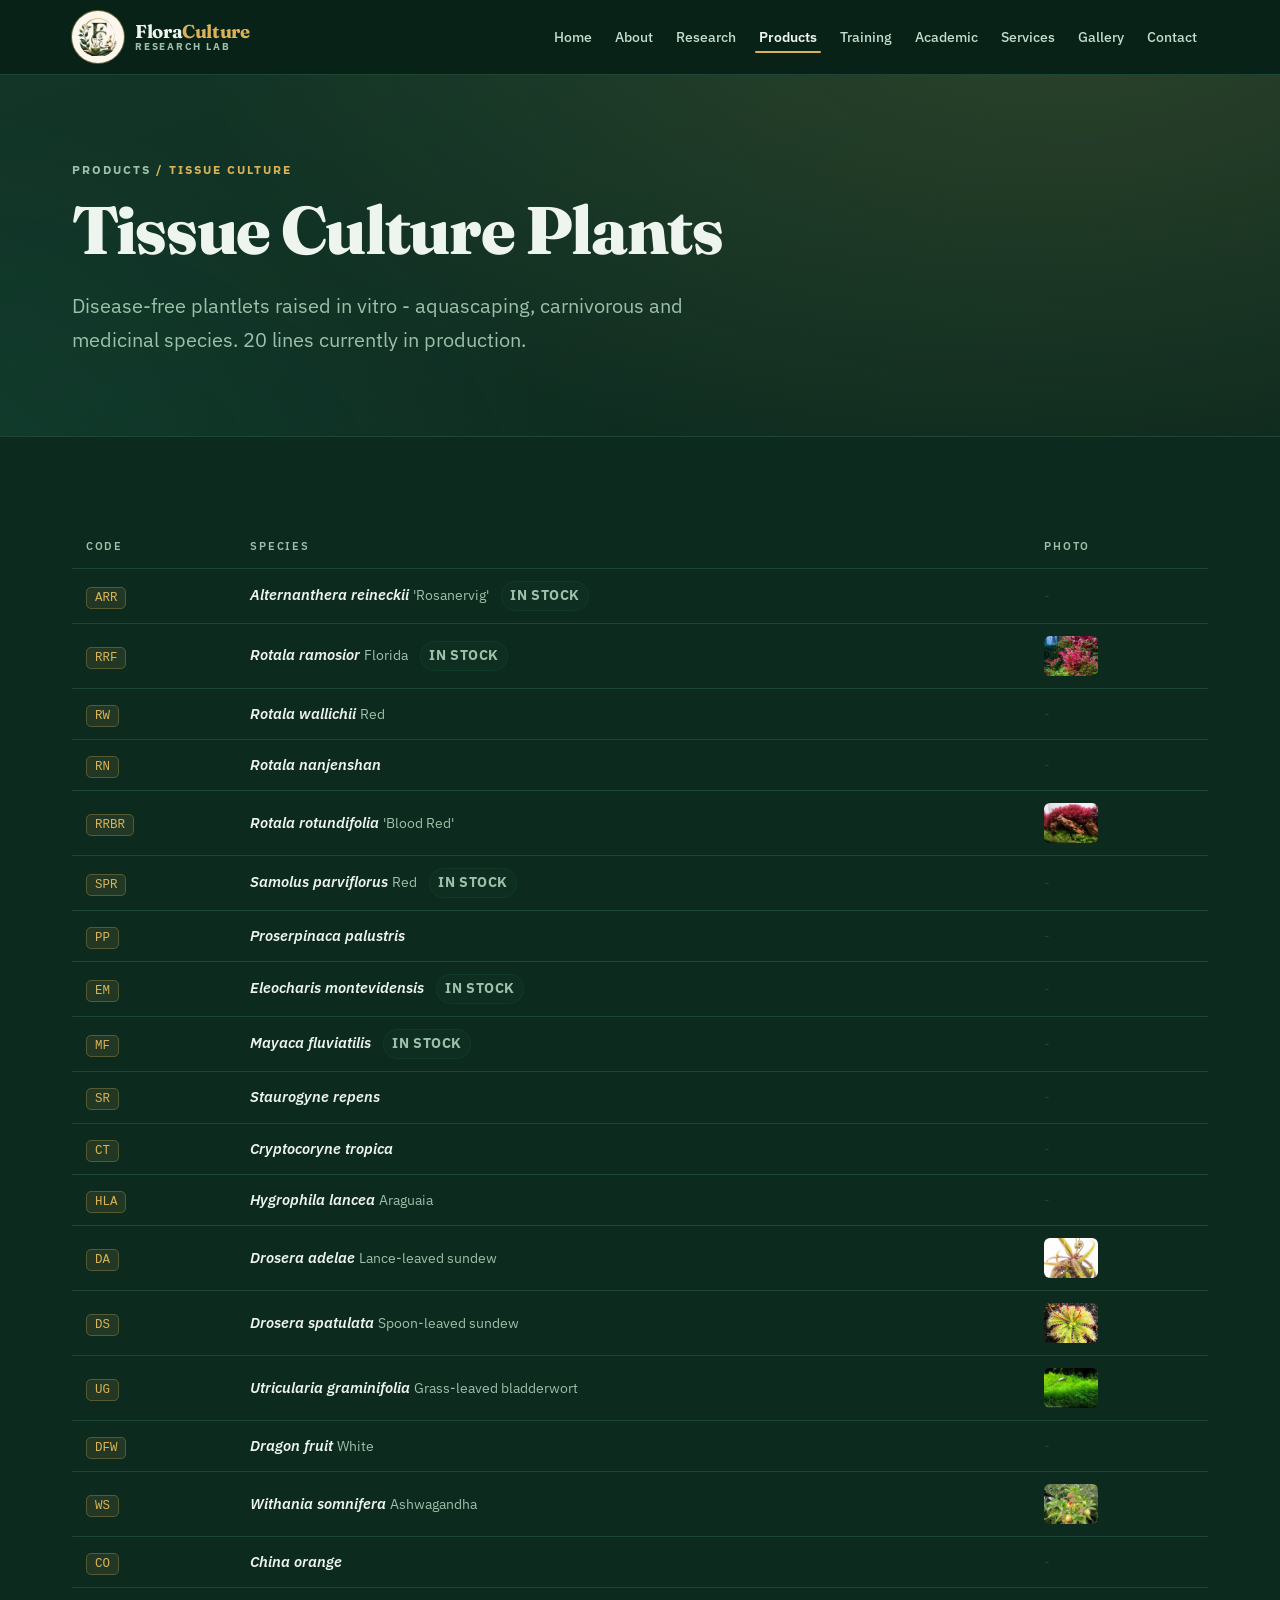
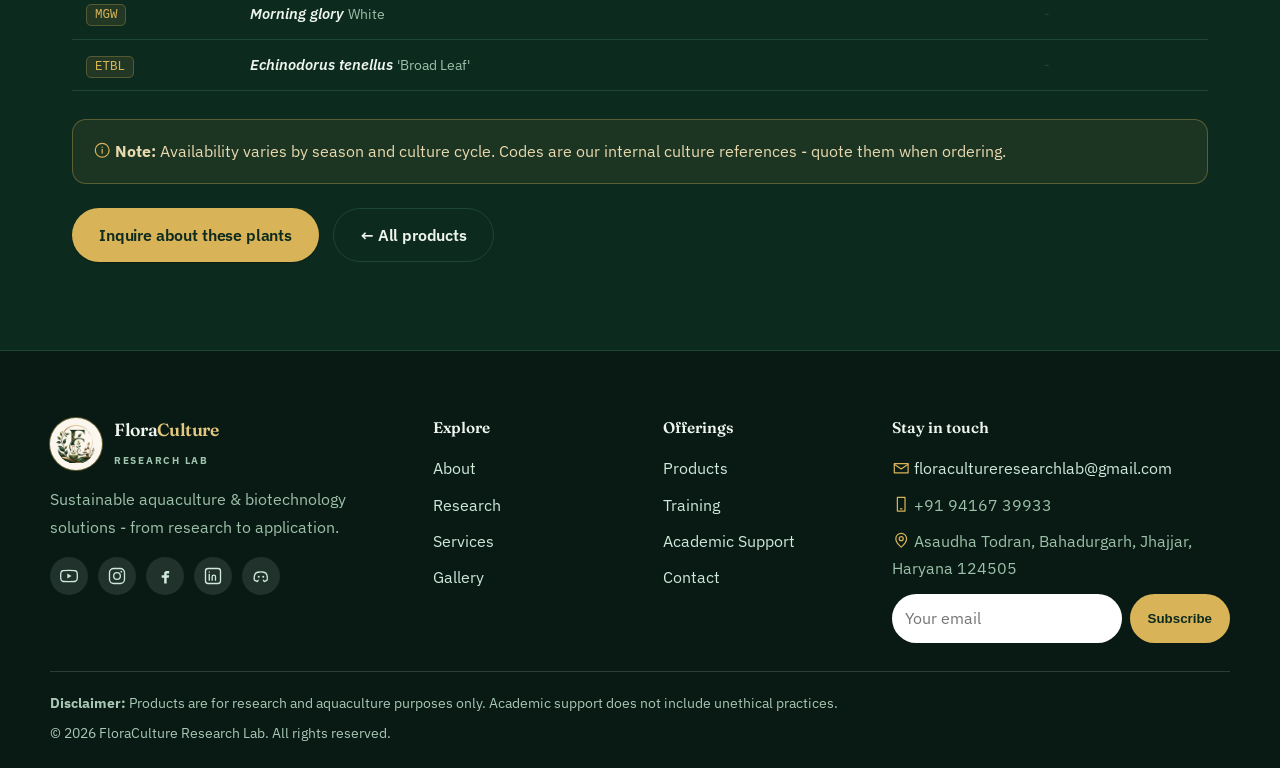
<file: products-tissue-culture.html>
<!doctype html>
<html lang="en">
<head>
  <meta charset="utf-8" />
  <meta name="viewport" content="width=device-width, initial-scale=1" />
  <title>Products - FloraCulture Research Lab</title>
  <meta name="description" content="Tissue culture plants, lab products, microalgae cultures, and aquaculture inputs for research, aquaculture, and educational purposes." />
  <link rel="canonical" href="https://floracultureresearchlab.com/products-tissue-culture.html" />
  <meta property="og:type" content="website" />
  <meta property="og:site_name" content="FloraCulture Research Lab" />
  <meta property="og:title" content="Products - FloraCulture Research Lab" />
  <meta property="og:description" content="Tissue culture plants, lab products, microalgae cultures, and aquaculture inputs for research, aquaculture, and educational purposes." />
  <meta property="og:url" content="https://floracultureresearchlab.com/products-tissue-culture.html" />
  <meta property="og:image" content="https://floracultureresearchlab.com/assets/img/og-cover.jpg" />
  <meta name="twitter:card" content="summary_large_image" />
  <link rel="icon" href="assets/img/favicon-64.png" type="image/png" />
  <link rel="apple-touch-icon" href="assets/img/apple-touch-icon.png" />
  <link rel="preconnect" href="https://fonts.googleapis.com" />
  <link rel="preconnect" href="https://fonts.gstatic.com" crossorigin />
  <link rel="stylesheet" href="https://fonts.googleapis.com/css2?family=Fraunces:opsz,wght@9..144,500;9..144,600;9..144,700&family=IBM+Plex+Sans:wght@400;500;600;700&display=swap" />
  <link rel="stylesheet" href="assets/css/theme.css?v=1" />
  <link rel="stylesheet" href="assets/css/styles.css?v=18" />
</head>
<body>
<svg xmlns="http://www.w3.org/2000/svg" style="display:none" aria-hidden="true">
<symbol id="i-leaf" viewBox="0 0 24 24" fill="none" stroke="currentColor" stroke-width="1.6" stroke-linecap="round" stroke-linejoin="round"><path d="M4 20c0-8 5-13 15-14 1 10-4 15-11 15H4zm3-2c3-4 6-6 9-7"/></symbol>
<symbol id="i-fish" viewBox="0 0 24 24" fill="none" stroke="currentColor" stroke-width="1.6" stroke-linecap="round" stroke-linejoin="round"><path d="M22 12c-2.3 3.3-5.5 4.9-8.7 4.9S7 15.3 4.7 12C7 8.7 10.1 7.1 13.3 7.1S19.7 8.7 22 12z"/><path d="M4.7 12 1.6 8.6v6.8z"/><circle cx="17.2" cy="10.6" r=".9" fill="currentColor" stroke="none"/></symbol>
<symbol id="i-wave" viewBox="0 0 24 24" fill="none" stroke="currentColor" stroke-width="1.6" stroke-linecap="round" stroke-linejoin="round"><path d="M2 9c2-2 4-2 6 0s4 2 6 0 4-2 6 0"/><path d="M2 14c2-2 4-2 6 0s4 2 6 0 4-2 6 0"/><path d="M2 19c2-2 4-2 6 0s4 2 6 0 4-2 6 0"/></symbol>
<symbol id="i-herb" viewBox="0 0 24 24" fill="none" stroke="currentColor" stroke-width="1.6" stroke-linecap="round" stroke-linejoin="round"><path d="M12 21V8"/><path d="M12 12c0-3 2-5 6-5 0 3-2 5-6 5z"/><path d="M12 16c0-3-2-5-6-5 0 3 2 5 6 5z"/></symbol>
<symbol id="i-coral" viewBox="0 0 24 24" fill="none" stroke="currentColor" stroke-width="1.6" stroke-linecap="round" stroke-linejoin="round"><path d="M12 21v-7"/><path d="M12 14c-1-3-4-4-4-8"/><path d="M12 14c1-3 4-4 4-8"/><path d="M8 6V3M16 6V3M12 9V4"/></symbol>
<symbol id="i-microscope" viewBox="0 0 24 24" fill="none" stroke="currentColor" stroke-width="1.6" stroke-linecap="round" stroke-linejoin="round"><path d="M6 20h13"/><path d="M9 20a6 6 0 0 0 8-5"/><path d="M10 17l-2-3 5-3 2 3z"/><path d="M13 11l-2-3 2-1 2 3"/></symbol>
<symbol id="i-flask" viewBox="0 0 24 24" fill="none" stroke="currentColor" stroke-width="1.6" stroke-linecap="round" stroke-linejoin="round"><path d="M10 3v6L5 18a2 2 0 0 0 2 3h10a2 2 0 0 0 2-3l-5-9V3"/><path d="M9 3h6"/><path d="M7.5 14h9"/></symbol>
<symbol id="i-doc" viewBox="0 0 24 24" fill="none" stroke="currentColor" stroke-width="1.6" stroke-linecap="round" stroke-linejoin="round"><path d="M14 3H7a2 2 0 0 0-2 2v14a2 2 0 0 0 2 2h10a2 2 0 0 0 2-2V8z"/><path d="M14 3v5h5"/><path d="M9 13h6M9 17h6"/></symbol>
<symbol id="i-build" viewBox="0 0 24 24" fill="none" stroke="currentColor" stroke-width="1.6" stroke-linecap="round" stroke-linejoin="round"><path d="M3 21h18"/><path d="M6 21V8l6-4 6 4v13"/><path d="M10 21v-6h4v6"/></symbol>
<symbol id="i-cap" viewBox="0 0 24 24" fill="none" stroke="currentColor" stroke-width="1.6" stroke-linecap="round" stroke-linejoin="round"><path d="M12 4L2 9l10 5 10-5z"/><path d="M6 11v5c0 1 3 3 6 3s6-2 6-3v-5"/></symbol>
<symbol id="i-clipboard" viewBox="0 0 24 24" fill="none" stroke="currentColor" stroke-width="1.6" stroke-linecap="round" stroke-linejoin="round"><path d="M9 4h6v3H9z"/><path d="M15 5h3a1 1 0 0 1 1 1v14a1 1 0 0 1-1 1H6a1 1 0 0 1-1-1V6a1 1 0 0 1 1-1h3"/><path d="M9 12h6M9 16h4"/></symbol>
<symbol id="i-handshake" viewBox="0 0 24 24" fill="none" stroke="currentColor" stroke-width="1.6" stroke-linecap="round" stroke-linejoin="round"><path d="M2 12l4-4 4 3 3-1 4 3"/><path d="M22 12l-4 4-3-2"/><path d="M10 11l-2 3 2 2 2-2"/></symbol>
<symbol id="i-target" viewBox="0 0 24 24" fill="none" stroke="currentColor" stroke-width="1.6" stroke-linecap="round" stroke-linejoin="round"><circle cx="12" cy="12" r="8"/><circle cx="12" cy="12" r="4"/><circle cx="12" cy="12" r="1" fill="currentColor" stroke="none"/></symbol>
<symbol id="i-telescope" viewBox="0 0 24 24" fill="none" stroke="currentColor" stroke-width="1.6" stroke-linecap="round" stroke-linejoin="round"><path d="M3 15l11-6 3 5-11 6z"/><path d="M17 9l3-1 1 3-3 1"/><path d="M9 17v4M9 21H6M9 21h3"/></symbol>
<symbol id="i-compass" viewBox="0 0 24 24" fill="none" stroke="currentColor" stroke-width="1.6" stroke-linecap="round" stroke-linejoin="round"><circle cx="12" cy="12" r="9"/><path d="M15 9l-2 6-4 2 2-6z"/></symbol>
<symbol id="i-chart" viewBox="0 0 24 24" fill="none" stroke="currentColor" stroke-width="1.6" stroke-linecap="round" stroke-linejoin="round"><path d="M4 20V10M10 20V4M16 20v-7M22 20H2"/></symbol>
<symbol id="i-pen" viewBox="0 0 24 24" fill="none" stroke="currentColor" stroke-width="1.6" stroke-linecap="round" stroke-linejoin="round"><path d="M4 20l4-1 10-10-3-3L5 16z"/><path d="M15 6l3 3"/></symbol>
<symbol id="i-note" viewBox="0 0 24 24" fill="none" stroke="currentColor" stroke-width="1.6" stroke-linecap="round" stroke-linejoin="round"><path d="M5 4h14v16H5z"/><path d="M9 9h6M9 13h6M9 17h3"/></symbol>
<symbol id="i-palette" viewBox="0 0 24 24" fill="none" stroke="currentColor" stroke-width="1.6" stroke-linecap="round" stroke-linejoin="round"><path d="M12 3a9 9 0 0 0 0 18c1 0 2-1 2-2s-1-2 0-3 3 0 4-1a8 8 0 0 0-6-12z"/><circle cx="8" cy="10" r="1" fill="currentColor" stroke="none"/><circle cx="12" cy="7" r="1" fill="currentColor" stroke="none"/><circle cx="16" cy="10" r="1" fill="currentColor" stroke="none"/></symbol>
<symbol id="i-calendar" viewBox="0 0 24 24" fill="none" stroke="currentColor" stroke-width="1.6" stroke-linecap="round" stroke-linejoin="round"><path d="M4 6h16v15H4z"/><path d="M4 10h16M9 3v4M15 3v4"/></symbol>
<symbol id="i-info" viewBox="0 0 24 24" fill="none" stroke="currentColor" stroke-width="1.6" stroke-linecap="round" stroke-linejoin="round"><circle cx="12" cy="12" r="9"/><path d="M12 11v5"/><circle cx="12" cy="8" r=".9" fill="currentColor" stroke="none"/></symbol>
<symbol id="i-building" viewBox="0 0 24 24" fill="none" stroke="currentColor" stroke-width="1.6" stroke-linecap="round" stroke-linejoin="round"><path d="M4 21V4h10v17"/><path d="M14 21V9h6v12"/><path d="M7 8h4M7 12h4M7 16h4M17 13h1M17 17h1"/><path d="M2 21h20"/></symbol>
<symbol id="i-camera" viewBox="0 0 24 24" fill="none" stroke="currentColor" stroke-width="1.6" stroke-linecap="round" stroke-linejoin="round"><path d="M3 8h4l2-2h6l2 2h4v12H3z"/><circle cx="12" cy="13" r="4"/></symbol>
<symbol id="i-mail" viewBox="0 0 24 24" fill="none" stroke="currentColor" stroke-width="1.6" stroke-linecap="round" stroke-linejoin="round"><path d="M3 6h18v12H3z"/><path d="M3 7l9 6 9-6"/></symbol>
<symbol id="i-phone" viewBox="0 0 24 24" fill="none" stroke="currentColor" stroke-width="1.6" stroke-linecap="round" stroke-linejoin="round"><path d="M7 3h10v18H7z"/><path d="M11 18h2"/></symbol>
<symbol id="i-pin" viewBox="0 0 24 24" fill="none" stroke="currentColor" stroke-width="1.6" stroke-linecap="round" stroke-linejoin="round"><path d="M12 21s7-6 7-11a7 7 0 1 0-14 0c0 5 7 11 7 11z"/><circle cx="12" cy="10" r="2.6"/></symbol>
<symbol id="i-chat" viewBox="0 0 24 24" fill="none" stroke="currentColor" stroke-width="1.6" stroke-linecap="round" stroke-linejoin="round"><path d="M21 12a8 8 0 0 1-8 8H7l-4 3 1-5a8 8 0 1 1 17-6z"/></symbol>
<symbol id="i-link" viewBox="0 0 24 24" fill="none" stroke="currentColor" stroke-width="1.6" stroke-linecap="round" stroke-linejoin="round"><path d="M10 14a4 4 0 0 0 6 .5l2-2a4 4 0 0 0-6-6l-1 1"/><path d="M14 10a4 4 0 0 0-6-.5l-2 2a4 4 0 0 0 6 6l1-1"/></symbol>
<symbol id="i-menu" viewBox="0 0 24 24" fill="none" stroke="currentColor" stroke-width="1.6" stroke-linecap="round" stroke-linejoin="round"><path d="M4 7h16M4 12h16M4 17h16"/></symbol>
<symbol id="i-youtube" viewBox="0 0 24 24" fill="none" stroke="currentColor" stroke-width="1.6" stroke-linecap="round" stroke-linejoin="round"><path d="M22 12s0-3-.4-4.4a2.7 2.7 0 0 0-1.9-1.9C18.3 5.3 12 5.3 12 5.3s-6.3 0-7.7.4a2.7 2.7 0 0 0-1.9 1.9C2 9 2 12 2 12s0 3 .4 4.4a2.7 2.7 0 0 0 1.9 1.9c1.4.4 7.7.4 7.7.4s6.3 0 7.7-.4a2.7 2.7 0 0 0 1.9-1.9C22 15 22 12 22 12z"/><path d="M10 15V9l5 3z" fill="currentColor" stroke="none"/></symbol>
<symbol id="i-instagram" viewBox="0 0 24 24" fill="none" stroke="currentColor" stroke-width="1.6" stroke-linecap="round" stroke-linejoin="round"><rect x="3" y="3" width="18" height="18" rx="5"/><circle cx="12" cy="12" r="4"/><circle cx="17.2" cy="6.8" r="1.1" fill="currentColor" stroke="none"/></symbol>
<symbol id="i-facebook" viewBox="0 0 24 24" fill="none" stroke="currentColor" stroke-width="1.6" stroke-linecap="round" stroke-linejoin="round"><path d="M14 9h3V6h-3c-2 0-3 1.3-3 3.2V11H8v3h3v7h3v-7h2.5l.5-3H14V9.6c0-.4.2-.6.6-.6z" fill="currentColor" stroke="none"/></symbol>
<symbol id="i-linkedin" viewBox="0 0 24 24" fill="none" stroke="currentColor" stroke-width="1.6" stroke-linecap="round" stroke-linejoin="round"><rect x="3" y="3" width="18" height="18" rx="3"/><path d="M7.5 10v7M7.5 7.2v.1M11 17v-4a2 2 0 0 1 4 0v4"/></symbol>
<symbol id="i-discord" viewBox="0 0 24 24" fill="none" stroke="currentColor" stroke-width="1.6" stroke-linecap="round" stroke-linejoin="round"><path d="M8.5 7.5A13 13 0 0 1 12 7a13 13 0 0 1 3.5.5c2 .6 3 1.6 3.5 3 .7 2.2.8 4.6.4 6.4-.9.8-2.2 1.4-3.6 1.7l-.9-1.5"/><path d="M8.6 17.1l-.9 1.5c-1.4-.3-2.7-.9-3.6-1.7-.4-1.8-.3-4.2.4-6.4.5-1.4 1.5-2.4 3.5-3"/><circle cx="9.3" cy="13" r="1.2" fill="currentColor" stroke="none"/><circle cx="14.7" cy="13" r="1.2" fill="currentColor" stroke="none"/></symbol>
</svg>
  <a class="skip-link" href="#main">Skip to content</a>

  <header class="site-header">
    <div class="container nav">
      <a class="brand" href="index.html">
        <img class="brand-logo" src="assets/img/logo-mark.png" alt="" />
        <span class="brand-text">
          <span class="bt-name">Flora<em>Culture</em></span>
          <span class="bt-sub">Research Lab</span>
        </span>
      </a>
      <div class="nav-right">
        <ul class="nav-links" id="nav-links">
          <li><a href="index.html">Home</a></li>
          <li><a href="about.html">About</a></li>
          <li><a href="research.html">Research</a></li>
          <li><a class="active" href="products.html">Products</a></li>
          <li><a href="training.html">Training</a></li>
          <li><a href="academic.html">Academic</a></li>
          <li><a href="services.html">Services</a></li>
          <li><a href="gallery.html">Gallery</a></li>
          <li><a href="contact.html">Contact</a></li>
        </ul>
        <button class="nav-toggle" aria-label="Toggle menu" aria-expanded="false" aria-controls="nav-links"><svg class="ic" aria-hidden="true"><use href="#i-menu"/></svg></button>
      </div>
    </div>
  </header>

  <main id="main">
    <section class="hero page-hero">
      <div class="container">
        <p class="eyebrow"><a href="products.html">Products</a> / Tissue Culture</p>
        <h1>Tissue Culture Plants</h1>
        <p class="lead">Disease-free plantlets raised in vitro - aquascaping, carnivorous and
          medicinal species. 20 lines currently in production.</p>
      </div>
    </section>

    <section class="section">
      <div class="container">
        <table class="prod-table">
          <thead><tr><th>Code</th><th>Species</th><th>Photo</th></tr></thead>
          <tbody>
          <tr>
            <td><code>ARR</code></td>
            <td><b>Alternanthera reineckii</b> <span>'Rosanervig'</span> <span class="instock">In stock</span></td>
            <td><span class="dash">-</span></td>
          </tr>
          <tr>
            <td><code>RRF</code></td>
            <td><b>Rotala ramosior</b> <span>Florida</span> <span class="instock">In stock</span></td>
            <td><img class="mini" src="assets/img/plant-rotala-rotundifolia-florida.jpg" alt="Rotala ramosior" loading="lazy" /></td>
          </tr>
          <tr>
            <td><code>RW</code></td>
            <td><b>Rotala wallichii</b> <span>Red</span></td>
            <td><span class="dash">-</span></td>
          </tr>
          <tr>
            <td><code>RN</code></td>
            <td><b>Rotala nanjenshan</b></td>
            <td><span class="dash">-</span></td>
          </tr>
          <tr>
            <td><code>RRBR</code></td>
            <td><b>Rotala rotundifolia</b> <span>'Blood Red'</span></td>
            <td><img class="mini" src="assets/img/plant-rotala_rotundifolia_red.jpg" alt="Rotala rotundifolia" loading="lazy" /></td>
          </tr>
          <tr>
            <td><code>SPR</code></td>
            <td><b>Samolus parviflorus</b> <span>Red</span> <span class="instock">In stock</span></td>
            <td><span class="dash">-</span></td>
          </tr>
          <tr>
            <td><code>PP</code></td>
            <td><b>Proserpinaca palustris</b></td>
            <td><span class="dash">-</span></td>
          </tr>
          <tr>
            <td><code>EM</code></td>
            <td><b>Eleocharis montevidensis</b> <span class="instock">In stock</span></td>
            <td><span class="dash">-</span></td>
          </tr>
          <tr>
            <td><code>MF</code></td>
            <td><b>Mayaca fluviatilis</b> <span class="instock">In stock</span></td>
            <td><span class="dash">-</span></td>
          </tr>
          <tr>
            <td><code>SR</code></td>
            <td><b>Staurogyne repens</b></td>
            <td><span class="dash">-</span></td>
          </tr>
          <tr>
            <td><code>CT</code></td>
            <td><b>Cryptocoryne tropica</b></td>
            <td><span class="dash">-</span></td>
          </tr>
          <tr>
            <td><code>HLA</code></td>
            <td><b>Hygrophila lancea</b> <span>Araguaia</span></td>
            <td><span class="dash">-</span></td>
          </tr>
          <tr>
            <td><code>DA</code></td>
            <td><b>Drosera adelae</b> <span>Lance-leaved sundew</span></td>
            <td><img class="mini" src="assets/img/plant-drosera-adelae.jpg" alt="Drosera adelae" loading="lazy" /></td>
          </tr>
          <tr>
            <td><code>DS</code></td>
            <td><b>Drosera spatulata</b> <span>Spoon-leaved sundew</span></td>
            <td><img class="mini" src="assets/img/plant-dorosera_spatulata.jpg" alt="Drosera spatulata" loading="lazy" /></td>
          </tr>
          <tr>
            <td><code>UG</code></td>
            <td><b>Utricularia graminifolia</b> <span>Grass-leaved bladderwort</span></td>
            <td><img class="mini" src="assets/img/plant-utricularia_graminifolia.jpg" alt="Utricularia graminifolia" loading="lazy" /></td>
          </tr>
          <tr>
            <td><code>DFW</code></td>
            <td><b>Dragon fruit</b> <span>White</span></td>
            <td><span class="dash">-</span></td>
          </tr>
          <tr>
            <td><code>WS</code></td>
            <td><b>Withania somnifera</b> <span>Ashwagandha</span></td>
            <td><img class="mini" src="assets/img/plant-withania_somnifera.jpg" alt="Withania somnifera" loading="lazy" /></td>
          </tr>
          <tr>
            <td><code>CO</code></td>
            <td><b>China orange</b></td>
            <td><span class="dash">-</span></td>
          </tr>
          <tr>
            <td><code>MGW</code></td>
            <td><b>Morning glory</b> <span>White</span></td>
            <td><span class="dash">-</span></td>
          </tr>
          <tr>
            <td><code>ETBL</code></td>
            <td><b>Echinodorus tenellus</b> <span>'Broad Leaf'</span></td>
            <td><span class="dash">-</span></td>
          </tr>
          </tbody>
        </table>

        <div class="note" style="margin-top:28px">
          <strong><svg class="ic" aria-hidden="true"><use href="#i-info"/></svg> Note:</strong>
          Availability varies by season and culture cycle. Codes are our internal culture references -
          quote them when ordering.
        </div>

        <div class="btn-row" style="margin-top:24px">
          <a class="btn" href="contact.html?subject=Tissue%20culture%20plant%20inquiry">Inquire about these plants</a>
          <a class="btn-outline" href="products.html">← All products</a>
        </div>
      </div>
    </section>
  </main>

  <footer class="site-footer">
    <div class="container footer-grid">
      <div>
        <a class="footer-logo" href="index.html">
          <img src="assets/img/logo-mark.png" alt="" />
          <span>
            <span class="bt-name">Flora<em>Culture</em></span><br />
            <span class="bt-sub">Research Lab</span>
          </span>
        </a>
        <p style="margin-top:14px;max-width:320px">Sustainable aquaculture &amp; biotechnology solutions - from research to application.</p>
        <div class="socials">
          <a href="https://youtube.com/@floracultureresearchlab" target="_blank" rel="noopener noreferrer" aria-label="YouTube" title="YouTube"><svg class="ic soc" aria-hidden="true"><use href="#i-youtube"/></svg></a>
          <a href="https://www.instagram.com/floracultureresearchlab" target="_blank" rel="noopener noreferrer" aria-label="Instagram" title="Instagram"><svg class="ic soc" aria-hidden="true"><use href="#i-instagram"/></svg></a>
          <a href="https://www.facebook.com/share/1K1VH892jU/" target="_blank" rel="noopener noreferrer" aria-label="Facebook" title="Facebook"><svg class="ic soc" aria-hidden="true"><use href="#i-facebook"/></svg></a>
          <a href="https://www.linkedin.com/in/floraculture-research-lab-23937442b" target="_blank" rel="noopener noreferrer" aria-label="LinkedIn" title="LinkedIn"><svg class="ic soc" aria-hidden="true"><use href="#i-linkedin"/></svg></a>
          <a href="https://discord.gg/sw5f4sZqZ" target="_blank" rel="noopener noreferrer" aria-label="Discord" title="Discord"><svg class="ic soc" aria-hidden="true"><use href="#i-discord"/></svg></a>
        </div>
      </div>
      <div>
        <h4>Explore</h4>
        <ul>
          <li><a href="about.html">About</a></li>
          <li><a href="research.html">Research</a></li>
          <li><a href="services.html">Services</a></li>
          <li><a href="gallery.html">Gallery</a></li>
        </ul>
      </div>
      <div>
        <h4>Offerings</h4>
        <ul>
          <li><a href="products.html">Products</a></li>
          <li><a href="training.html">Training</a></li>
          <li><a href="academic.html">Academic Support</a></li>
          <li><a href="contact.html">Contact</a></li>
        </ul>
      </div>
      <div>
        <h4>Stay in touch</h4>
        <ul>
          <li><svg class="ic" aria-hidden="true"><use href="#i-mail"/></svg> <a href="mailto:floracultureresearchlab@gmail.com">floracultureresearchlab@gmail.com</a></li>
          <li><svg class="ic" aria-hidden="true"><use href="#i-phone"/></svg> +91 94167 39933</li>
          <li><svg class="ic" aria-hidden="true"><use href="#i-pin"/></svg> Asaudha Todran, Bahadurgarh, Jhajjar, Haryana 124505</li>
        </ul>
        <form class="newsletter" onsubmit="return false">
          <input type="email" placeholder="Your email" aria-label="Email for newsletter" />
          <button type="submit">Subscribe</button>
        </form>
      </div>
    </div>
    <div class="container disclaimer">
      <p><strong>Disclaimer:</strong> Products are for research and aquaculture purposes only. Academic support does not include unethical practices.</p>
      <p>© <span id="year">2026</span> FloraCulture Research Lab. All rights reserved.</p>
    </div>
  </footer>

  <script src="assets/js/main.js?v=13"></script>
</body>
</html>
</file>
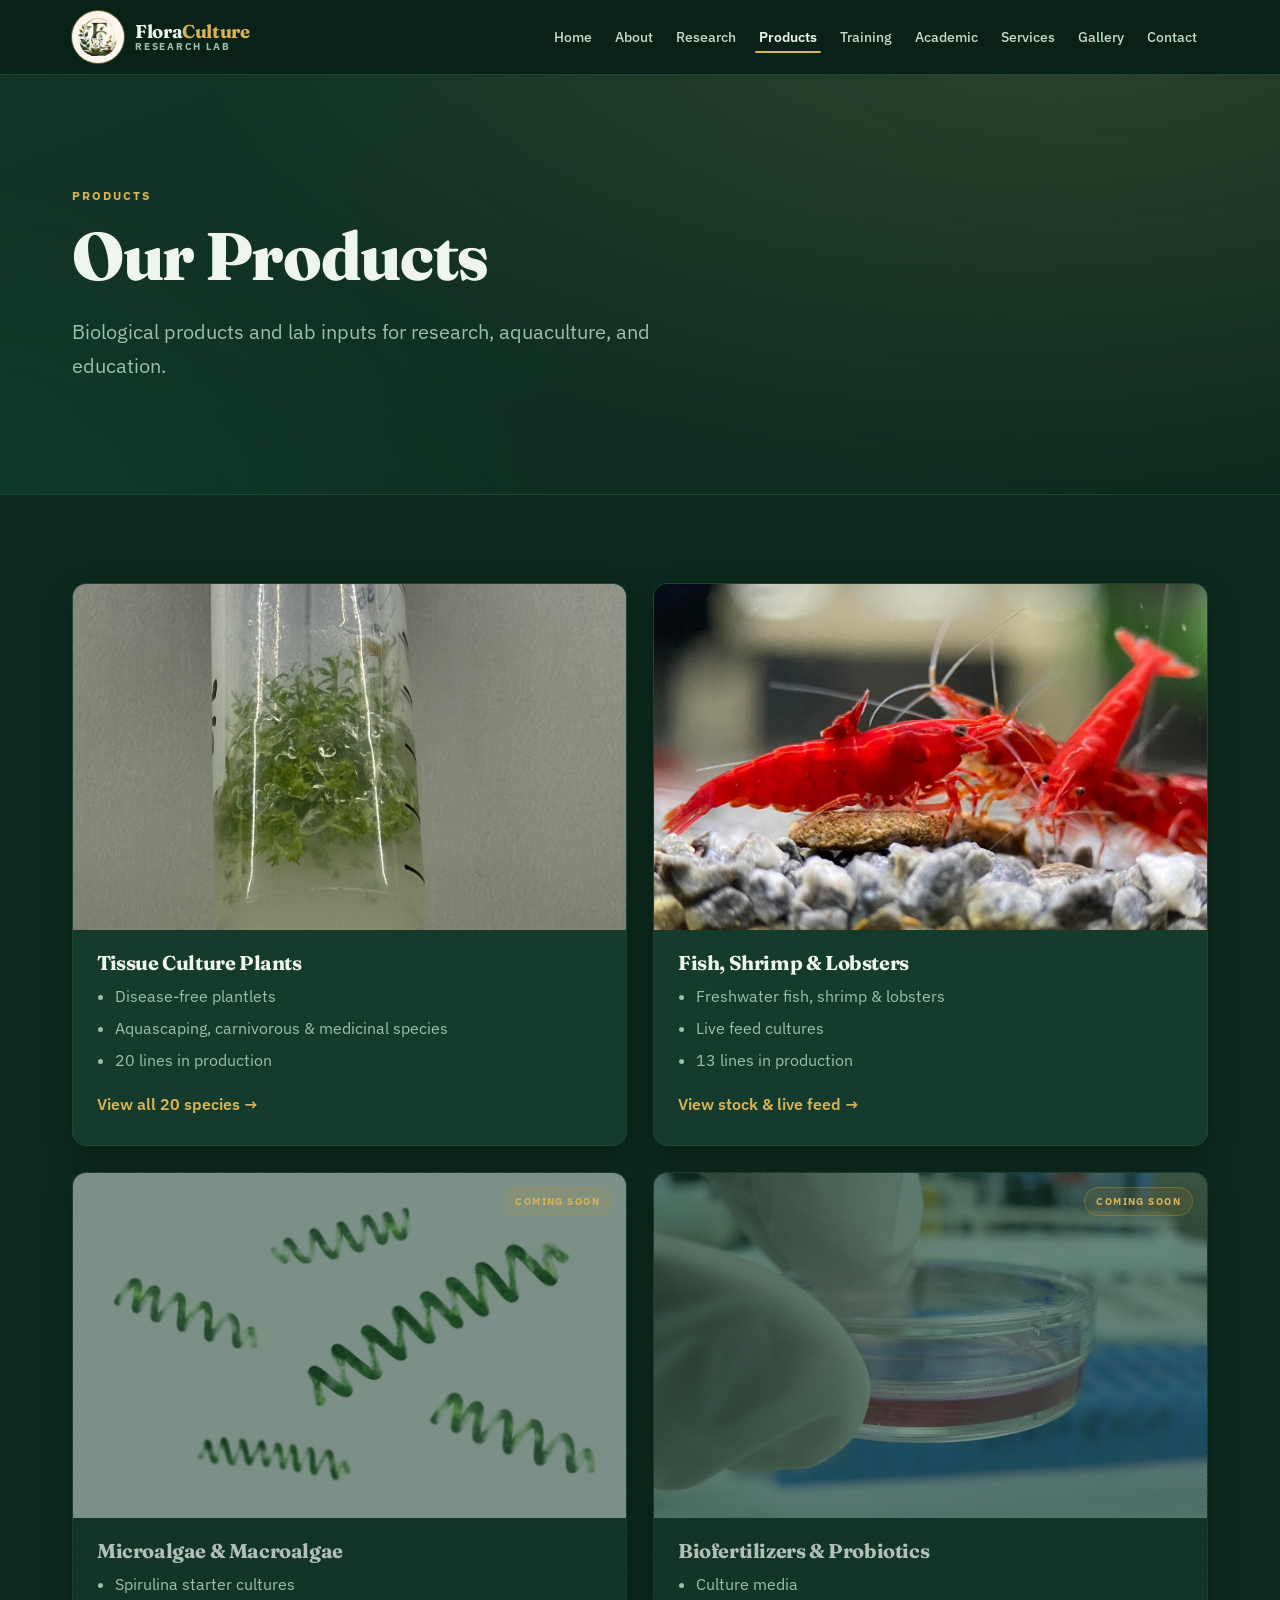
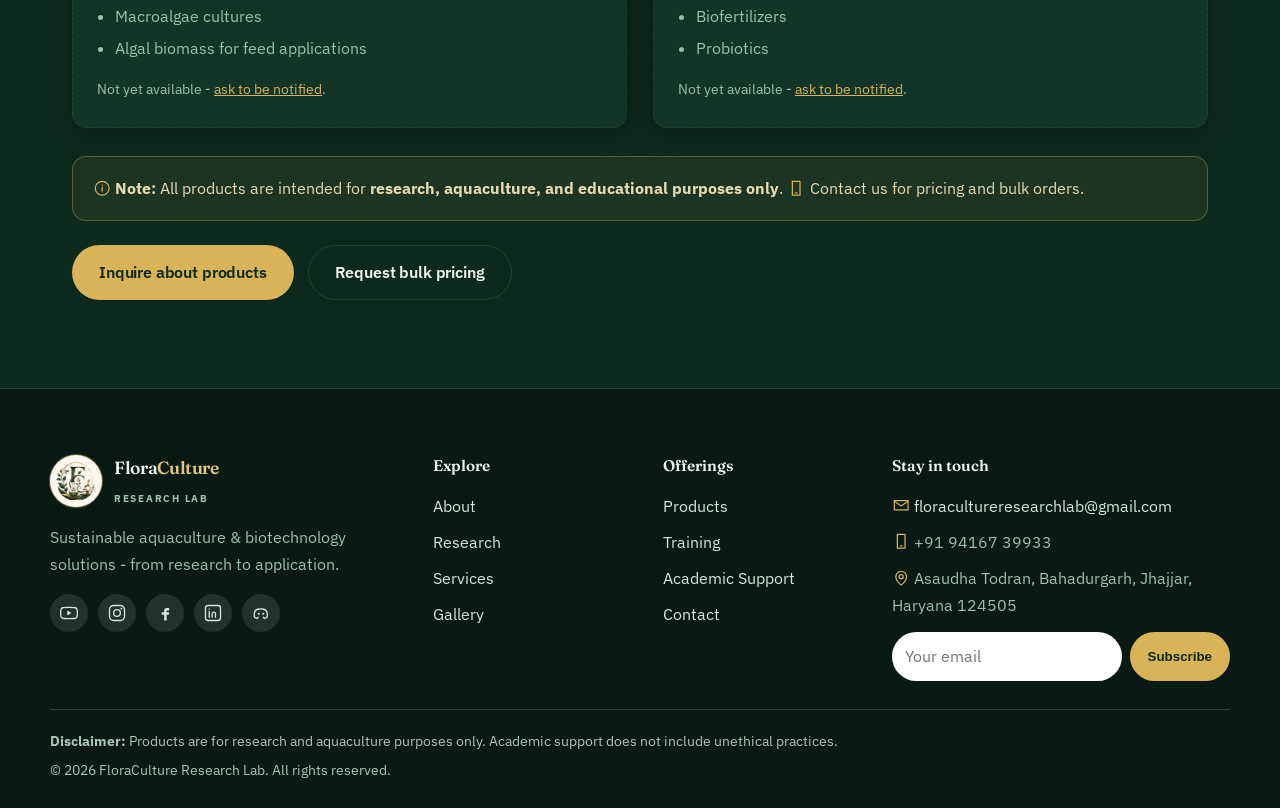
<file: products.html>
<!doctype html>
<html lang="en">
<head>
  <meta charset="utf-8" />
  <meta name="viewport" content="width=device-width, initial-scale=1" />
  <title>Products - FloraCulture Research Lab</title>
  <meta name="description" content="Tissue culture plants, lab products, microalgae cultures, and aquaculture inputs for research, aquaculture, and educational purposes." />
  <link rel="canonical" href="https://floracultureresearchlab.com/products.html" />
  <meta property="og:type" content="website" />
  <meta property="og:site_name" content="FloraCulture Research Lab" />
  <meta property="og:title" content="Products - FloraCulture Research Lab" />
  <meta property="og:description" content="Tissue culture plants, lab products, microalgae cultures, and aquaculture inputs for research, aquaculture, and educational purposes." />
  <meta property="og:url" content="https://floracultureresearchlab.com/products.html" />
  <meta property="og:image" content="https://floracultureresearchlab.com/assets/img/og-cover.jpg" />
  <meta name="twitter:card" content="summary_large_image" />
  <link rel="icon" href="assets/img/favicon-64.png" type="image/png" />
  <link rel="apple-touch-icon" href="assets/img/apple-touch-icon.png" />
  <link rel="preconnect" href="https://fonts.googleapis.com" />
  <link rel="preconnect" href="https://fonts.gstatic.com" crossorigin />
  <link rel="stylesheet" href="https://fonts.googleapis.com/css2?family=Fraunces:opsz,wght@9..144,500;9..144,600;9..144,700&family=IBM+Plex+Sans:wght@400;500;600;700&display=swap" />
  <link rel="stylesheet" href="assets/css/theme.css?v=1" />
  <link rel="stylesheet" href="assets/css/styles.css?v=18" />
</head>
<body>
<svg xmlns="http://www.w3.org/2000/svg" style="display:none" aria-hidden="true">
<symbol id="i-leaf" viewBox="0 0 24 24" fill="none" stroke="currentColor" stroke-width="1.6" stroke-linecap="round" stroke-linejoin="round"><path d="M4 20c0-8 5-13 15-14 1 10-4 15-11 15H4zm3-2c3-4 6-6 9-7"/></symbol>
<symbol id="i-fish" viewBox="0 0 24 24" fill="none" stroke="currentColor" stroke-width="1.6" stroke-linecap="round" stroke-linejoin="round"><path d="M22 12c-2.3 3.3-5.5 4.9-8.7 4.9S7 15.3 4.7 12C7 8.7 10.1 7.1 13.3 7.1S19.7 8.7 22 12z"/><path d="M4.7 12 1.6 8.6v6.8z"/><circle cx="17.2" cy="10.6" r=".9" fill="currentColor" stroke="none"/></symbol>
<symbol id="i-wave" viewBox="0 0 24 24" fill="none" stroke="currentColor" stroke-width="1.6" stroke-linecap="round" stroke-linejoin="round"><path d="M2 9c2-2 4-2 6 0s4 2 6 0 4-2 6 0"/><path d="M2 14c2-2 4-2 6 0s4 2 6 0 4-2 6 0"/><path d="M2 19c2-2 4-2 6 0s4 2 6 0 4-2 6 0"/></symbol>
<symbol id="i-herb" viewBox="0 0 24 24" fill="none" stroke="currentColor" stroke-width="1.6" stroke-linecap="round" stroke-linejoin="round"><path d="M12 21V8"/><path d="M12 12c0-3 2-5 6-5 0 3-2 5-6 5z"/><path d="M12 16c0-3-2-5-6-5 0 3 2 5 6 5z"/></symbol>
<symbol id="i-coral" viewBox="0 0 24 24" fill="none" stroke="currentColor" stroke-width="1.6" stroke-linecap="round" stroke-linejoin="round"><path d="M12 21v-7"/><path d="M12 14c-1-3-4-4-4-8"/><path d="M12 14c1-3 4-4 4-8"/><path d="M8 6V3M16 6V3M12 9V4"/></symbol>
<symbol id="i-microscope" viewBox="0 0 24 24" fill="none" stroke="currentColor" stroke-width="1.6" stroke-linecap="round" stroke-linejoin="round"><path d="M6 20h13"/><path d="M9 20a6 6 0 0 0 8-5"/><path d="M10 17l-2-3 5-3 2 3z"/><path d="M13 11l-2-3 2-1 2 3"/></symbol>
<symbol id="i-flask" viewBox="0 0 24 24" fill="none" stroke="currentColor" stroke-width="1.6" stroke-linecap="round" stroke-linejoin="round"><path d="M10 3v6L5 18a2 2 0 0 0 2 3h10a2 2 0 0 0 2-3l-5-9V3"/><path d="M9 3h6"/><path d="M7.5 14h9"/></symbol>
<symbol id="i-doc" viewBox="0 0 24 24" fill="none" stroke="currentColor" stroke-width="1.6" stroke-linecap="round" stroke-linejoin="round"><path d="M14 3H7a2 2 0 0 0-2 2v14a2 2 0 0 0 2 2h10a2 2 0 0 0 2-2V8z"/><path d="M14 3v5h5"/><path d="M9 13h6M9 17h6"/></symbol>
<symbol id="i-build" viewBox="0 0 24 24" fill="none" stroke="currentColor" stroke-width="1.6" stroke-linecap="round" stroke-linejoin="round"><path d="M3 21h18"/><path d="M6 21V8l6-4 6 4v13"/><path d="M10 21v-6h4v6"/></symbol>
<symbol id="i-cap" viewBox="0 0 24 24" fill="none" stroke="currentColor" stroke-width="1.6" stroke-linecap="round" stroke-linejoin="round"><path d="M12 4L2 9l10 5 10-5z"/><path d="M6 11v5c0 1 3 3 6 3s6-2 6-3v-5"/></symbol>
<symbol id="i-clipboard" viewBox="0 0 24 24" fill="none" stroke="currentColor" stroke-width="1.6" stroke-linecap="round" stroke-linejoin="round"><path d="M9 4h6v3H9z"/><path d="M15 5h3a1 1 0 0 1 1 1v14a1 1 0 0 1-1 1H6a1 1 0 0 1-1-1V6a1 1 0 0 1 1-1h3"/><path d="M9 12h6M9 16h4"/></symbol>
<symbol id="i-handshake" viewBox="0 0 24 24" fill="none" stroke="currentColor" stroke-width="1.6" stroke-linecap="round" stroke-linejoin="round"><path d="M2 12l4-4 4 3 3-1 4 3"/><path d="M22 12l-4 4-3-2"/><path d="M10 11l-2 3 2 2 2-2"/></symbol>
<symbol id="i-target" viewBox="0 0 24 24" fill="none" stroke="currentColor" stroke-width="1.6" stroke-linecap="round" stroke-linejoin="round"><circle cx="12" cy="12" r="8"/><circle cx="12" cy="12" r="4"/><circle cx="12" cy="12" r="1" fill="currentColor" stroke="none"/></symbol>
<symbol id="i-telescope" viewBox="0 0 24 24" fill="none" stroke="currentColor" stroke-width="1.6" stroke-linecap="round" stroke-linejoin="round"><path d="M3 15l11-6 3 5-11 6z"/><path d="M17 9l3-1 1 3-3 1"/><path d="M9 17v4M9 21H6M9 21h3"/></symbol>
<symbol id="i-compass" viewBox="0 0 24 24" fill="none" stroke="currentColor" stroke-width="1.6" stroke-linecap="round" stroke-linejoin="round"><circle cx="12" cy="12" r="9"/><path d="M15 9l-2 6-4 2 2-6z"/></symbol>
<symbol id="i-chart" viewBox="0 0 24 24" fill="none" stroke="currentColor" stroke-width="1.6" stroke-linecap="round" stroke-linejoin="round"><path d="M4 20V10M10 20V4M16 20v-7M22 20H2"/></symbol>
<symbol id="i-pen" viewBox="0 0 24 24" fill="none" stroke="currentColor" stroke-width="1.6" stroke-linecap="round" stroke-linejoin="round"><path d="M4 20l4-1 10-10-3-3L5 16z"/><path d="M15 6l3 3"/></symbol>
<symbol id="i-note" viewBox="0 0 24 24" fill="none" stroke="currentColor" stroke-width="1.6" stroke-linecap="round" stroke-linejoin="round"><path d="M5 4h14v16H5z"/><path d="M9 9h6M9 13h6M9 17h3"/></symbol>
<symbol id="i-palette" viewBox="0 0 24 24" fill="none" stroke="currentColor" stroke-width="1.6" stroke-linecap="round" stroke-linejoin="round"><path d="M12 3a9 9 0 0 0 0 18c1 0 2-1 2-2s-1-2 0-3 3 0 4-1a8 8 0 0 0-6-12z"/><circle cx="8" cy="10" r="1" fill="currentColor" stroke="none"/><circle cx="12" cy="7" r="1" fill="currentColor" stroke="none"/><circle cx="16" cy="10" r="1" fill="currentColor" stroke="none"/></symbol>
<symbol id="i-calendar" viewBox="0 0 24 24" fill="none" stroke="currentColor" stroke-width="1.6" stroke-linecap="round" stroke-linejoin="round"><path d="M4 6h16v15H4z"/><path d="M4 10h16M9 3v4M15 3v4"/></symbol>
<symbol id="i-info" viewBox="0 0 24 24" fill="none" stroke="currentColor" stroke-width="1.6" stroke-linecap="round" stroke-linejoin="round"><circle cx="12" cy="12" r="9"/><path d="M12 11v5"/><circle cx="12" cy="8" r=".9" fill="currentColor" stroke="none"/></symbol>
<symbol id="i-building" viewBox="0 0 24 24" fill="none" stroke="currentColor" stroke-width="1.6" stroke-linecap="round" stroke-linejoin="round"><path d="M4 21V4h10v17"/><path d="M14 21V9h6v12"/><path d="M7 8h4M7 12h4M7 16h4M17 13h1M17 17h1"/><path d="M2 21h20"/></symbol>
<symbol id="i-camera" viewBox="0 0 24 24" fill="none" stroke="currentColor" stroke-width="1.6" stroke-linecap="round" stroke-linejoin="round"><path d="M3 8h4l2-2h6l2 2h4v12H3z"/><circle cx="12" cy="13" r="4"/></symbol>
<symbol id="i-mail" viewBox="0 0 24 24" fill="none" stroke="currentColor" stroke-width="1.6" stroke-linecap="round" stroke-linejoin="round"><path d="M3 6h18v12H3z"/><path d="M3 7l9 6 9-6"/></symbol>
<symbol id="i-phone" viewBox="0 0 24 24" fill="none" stroke="currentColor" stroke-width="1.6" stroke-linecap="round" stroke-linejoin="round"><path d="M7 3h10v18H7z"/><path d="M11 18h2"/></symbol>
<symbol id="i-pin" viewBox="0 0 24 24" fill="none" stroke="currentColor" stroke-width="1.6" stroke-linecap="round" stroke-linejoin="round"><path d="M12 21s7-6 7-11a7 7 0 1 0-14 0c0 5 7 11 7 11z"/><circle cx="12" cy="10" r="2.6"/></symbol>
<symbol id="i-chat" viewBox="0 0 24 24" fill="none" stroke="currentColor" stroke-width="1.6" stroke-linecap="round" stroke-linejoin="round"><path d="M21 12a8 8 0 0 1-8 8H7l-4 3 1-5a8 8 0 1 1 17-6z"/></symbol>
<symbol id="i-link" viewBox="0 0 24 24" fill="none" stroke="currentColor" stroke-width="1.6" stroke-linecap="round" stroke-linejoin="round"><path d="M10 14a4 4 0 0 0 6 .5l2-2a4 4 0 0 0-6-6l-1 1"/><path d="M14 10a4 4 0 0 0-6-.5l-2 2a4 4 0 0 0 6 6l1-1"/></symbol>
<symbol id="i-menu" viewBox="0 0 24 24" fill="none" stroke="currentColor" stroke-width="1.6" stroke-linecap="round" stroke-linejoin="round"><path d="M4 7h16M4 12h16M4 17h16"/></symbol>
<symbol id="i-youtube" viewBox="0 0 24 24" fill="none" stroke="currentColor" stroke-width="1.6" stroke-linecap="round" stroke-linejoin="round"><path d="M22 12s0-3-.4-4.4a2.7 2.7 0 0 0-1.9-1.9C18.3 5.3 12 5.3 12 5.3s-6.3 0-7.7.4a2.7 2.7 0 0 0-1.9 1.9C2 9 2 12 2 12s0 3 .4 4.4a2.7 2.7 0 0 0 1.9 1.9c1.4.4 7.7.4 7.7.4s6.3 0 7.7-.4a2.7 2.7 0 0 0 1.9-1.9C22 15 22 12 22 12z"/><path d="M10 15V9l5 3z" fill="currentColor" stroke="none"/></symbol>
<symbol id="i-instagram" viewBox="0 0 24 24" fill="none" stroke="currentColor" stroke-width="1.6" stroke-linecap="round" stroke-linejoin="round"><rect x="3" y="3" width="18" height="18" rx="5"/><circle cx="12" cy="12" r="4"/><circle cx="17.2" cy="6.8" r="1.1" fill="currentColor" stroke="none"/></symbol>
<symbol id="i-facebook" viewBox="0 0 24 24" fill="none" stroke="currentColor" stroke-width="1.6" stroke-linecap="round" stroke-linejoin="round"><path d="M14 9h3V6h-3c-2 0-3 1.3-3 3.2V11H8v3h3v7h3v-7h2.5l.5-3H14V9.6c0-.4.2-.6.6-.6z" fill="currentColor" stroke="none"/></symbol>
<symbol id="i-linkedin" viewBox="0 0 24 24" fill="none" stroke="currentColor" stroke-width="1.6" stroke-linecap="round" stroke-linejoin="round"><rect x="3" y="3" width="18" height="18" rx="3"/><path d="M7.5 10v7M7.5 7.2v.1M11 17v-4a2 2 0 0 1 4 0v4"/></symbol>
<symbol id="i-discord" viewBox="0 0 24 24" fill="none" stroke="currentColor" stroke-width="1.6" stroke-linecap="round" stroke-linejoin="round"><path d="M8.5 7.5A13 13 0 0 1 12 7a13 13 0 0 1 3.5.5c2 .6 3 1.6 3.5 3 .7 2.2.8 4.6.4 6.4-.9.8-2.2 1.4-3.6 1.7l-.9-1.5"/><path d="M8.6 17.1l-.9 1.5c-1.4-.3-2.7-.9-3.6-1.7-.4-1.8-.3-4.2.4-6.4.5-1.4 1.5-2.4 3.5-3"/><circle cx="9.3" cy="13" r="1.2" fill="currentColor" stroke="none"/><circle cx="14.7" cy="13" r="1.2" fill="currentColor" stroke="none"/></symbol>
</svg>
  <a class="skip-link" href="#main">Skip to content</a>

  <header class="site-header">
    <div class="container nav">
      <a class="brand" href="index.html">
        <img class="brand-logo" src="assets/img/logo-mark.png" alt="" />
        <span class="brand-text">
          <span class="bt-name">Flora<em>Culture</em></span>
          <span class="bt-sub">Research Lab</span>
        </span>
      </a>
      <div class="nav-right">
        <ul class="nav-links" id="nav-links">
          <li><a href="index.html">Home</a></li>
          <li><a href="about.html">About</a></li>
          <li><a href="research.html">Research</a></li>
          <li><a class="active" href="products.html">Products</a></li>
          <li><a href="training.html">Training</a></li>
          <li><a href="academic.html">Academic</a></li>
          <li><a href="services.html">Services</a></li>
          <li><a href="gallery.html">Gallery</a></li>
          <li><a href="contact.html">Contact</a></li>
        </ul>
        <button class="nav-toggle" aria-label="Toggle menu" aria-expanded="false" aria-controls="nav-links"><svg class="ic" aria-hidden="true"><use href="#i-menu"/></svg></button>
      </div>
    </div>
  </header>

  <main id="main">
    <section class="hero">
      <div class="container">
        <p class="eyebrow">Products</p>
        <h1>Our Products</h1>
        <p class="lead">Biological products and lab inputs for research, aquaculture, and education.</p>
      </div>
    </section>

    <section class="section">
      <div class="container">
        <div class="grid cols-2">
          <a class="card media-card lift prod-link" href="products-tissue-culture.html">
            <img class="thumb" src="assets/img/prod-tissue-culture.jpg" alt="Dense green shoots multiplying in a sterile culture tube" loading="lazy" />
            <div class="body">
              <h3>Tissue Culture Plants</h3>
              <ul><li>Disease-free plantlets</li><li>Aquascaping, carnivorous &amp; medicinal species</li><li>20 lines in production</li></ul>
              <span class="arrow-link">View all 20 species →</span>
            </div>
          </a>
          <a class="card media-card lift prod-link" href="products-aquarium.html">
            <img class="thumb" src="assets/img/show-shrimp.jpg" alt="Red cherry shrimp" loading="lazy" />
            <div class="body">
              <h3>Fish, Shrimp &amp; Lobsters</h3>
              <ul><li>Freshwater fish, shrimp &amp; lobsters</li><li>Live feed cultures</li><li>13 lines in production</li></ul>
              <span class="arrow-link">View stock &amp; live feed →</span>
            </div>
          </a>
          <div class="card media-card lift is-soon">
            <span class="soon-tag">Coming soon</span>
            <img class="thumb" src="assets/img/show-spirulina.jpg" alt="Spirulina filaments" loading="lazy" />
            <div class="body">
              <h3>Microalgae &amp; Macroalgae</h3>
              <ul><li>Spirulina starter cultures</li><li>Macroalgae cultures</li><li>Algal biomass for feed applications</li></ul>
              <p class="soon-note">Not yet available - <a href="contact.html?subject=Notify%20me%20-%20Microalgae%20products">ask to be notified</a>.</p>
            </div>
          </div>
          <div class="card media-card lift is-soon">
            <span class="soon-tag">Coming soon</span>
            <img class="thumb" src="assets/img/prod-2.jpg" alt="Petri dish culture" loading="lazy" />
            <div class="body">
              <h3>Biofertilizers &amp; Probiotics</h3>
              <ul><li>Culture media</li><li>Biofertilizers</li><li>Probiotics</li></ul>
              <p class="soon-note">Not yet available - <a href="contact.html?subject=Notify%20me%20-%20Biofertilizers">ask to be notified</a>.</p>
            </div>
          </div>
        </div>

        <div class="note" style="margin-top:28px">
          <strong><svg class="ic" aria-hidden="true"><use href="#i-info"/></svg> Note:</strong> All products are intended for <strong>research, aquaculture, and educational purposes only</strong>.
          <svg class="ic" aria-hidden="true"><use href="#i-phone"/></svg> Contact us for pricing and bulk orders.
        </div>

        <div class="btn-row" style="margin-top:24px">
          <a class="btn" href="contact.html?subject=Product%20inquiry">Inquire about products</a>
          <a class="btn-outline" href="contact.html?subject=Bulk%20order%20inquiry">Request bulk pricing</a>
        </div>
      </div>
    </section>
  </main>

  <footer class="site-footer">
    <div class="container footer-grid">
      <div>
        <a class="footer-logo" href="index.html">
          <img src="assets/img/logo-mark.png" alt="" />
          <span>
            <span class="bt-name">Flora<em>Culture</em></span><br />
            <span class="bt-sub">Research Lab</span>
          </span>
        </a>
        <p style="margin-top:14px;max-width:320px">Sustainable aquaculture &amp; biotechnology solutions - from research to application.</p>
        <div class="socials">
          <a href="https://youtube.com/@floracultureresearchlab" target="_blank" rel="noopener noreferrer" aria-label="YouTube" title="YouTube"><svg class="ic soc" aria-hidden="true"><use href="#i-youtube"/></svg></a>
          <a href="https://www.instagram.com/floracultureresearchlab" target="_blank" rel="noopener noreferrer" aria-label="Instagram" title="Instagram"><svg class="ic soc" aria-hidden="true"><use href="#i-instagram"/></svg></a>
          <a href="https://www.facebook.com/share/1K1VH892jU/" target="_blank" rel="noopener noreferrer" aria-label="Facebook" title="Facebook"><svg class="ic soc" aria-hidden="true"><use href="#i-facebook"/></svg></a>
          <a href="https://www.linkedin.com/in/floraculture-research-lab-23937442b" target="_blank" rel="noopener noreferrer" aria-label="LinkedIn" title="LinkedIn"><svg class="ic soc" aria-hidden="true"><use href="#i-linkedin"/></svg></a>
          <a href="https://discord.gg/sw5f4sZqZ" target="_blank" rel="noopener noreferrer" aria-label="Discord" title="Discord"><svg class="ic soc" aria-hidden="true"><use href="#i-discord"/></svg></a>
        </div>
      </div>
      <div>
        <h4>Explore</h4>
        <ul>
          <li><a href="about.html">About</a></li>
          <li><a href="research.html">Research</a></li>
          <li><a href="services.html">Services</a></li>
          <li><a href="gallery.html">Gallery</a></li>
        </ul>
      </div>
      <div>
        <h4>Offerings</h4>
        <ul>
          <li><a href="products.html">Products</a></li>
          <li><a href="training.html">Training</a></li>
          <li><a href="academic.html">Academic Support</a></li>
          <li><a href="contact.html">Contact</a></li>
        </ul>
      </div>
      <div>
        <h4>Stay in touch</h4>
        <ul>
          <li><svg class="ic" aria-hidden="true"><use href="#i-mail"/></svg> <a href="mailto:floracultureresearchlab@gmail.com">floracultureresearchlab@gmail.com</a></li>
          <li><svg class="ic" aria-hidden="true"><use href="#i-phone"/></svg> +91 94167 39933</li>
          <li><svg class="ic" aria-hidden="true"><use href="#i-pin"/></svg> Asaudha Todran, Bahadurgarh, Jhajjar, Haryana 124505</li>
        </ul>
        <form class="newsletter" onsubmit="return false">
          <input type="email" placeholder="Your email" aria-label="Email for newsletter" />
          <button type="submit">Subscribe</button>
        </form>
      </div>
    </div>
    <div class="container disclaimer">
      <p><strong>Disclaimer:</strong> Products are for research and aquaculture purposes only. Academic support does not include unethical practices.</p>
      <p>© <span id="year">2026</span> FloraCulture Research Lab. All rights reserved.</p>
    </div>
  </footer>

  <script src="assets/js/main.js?v=13"></script>
</body>
</html>
</file>
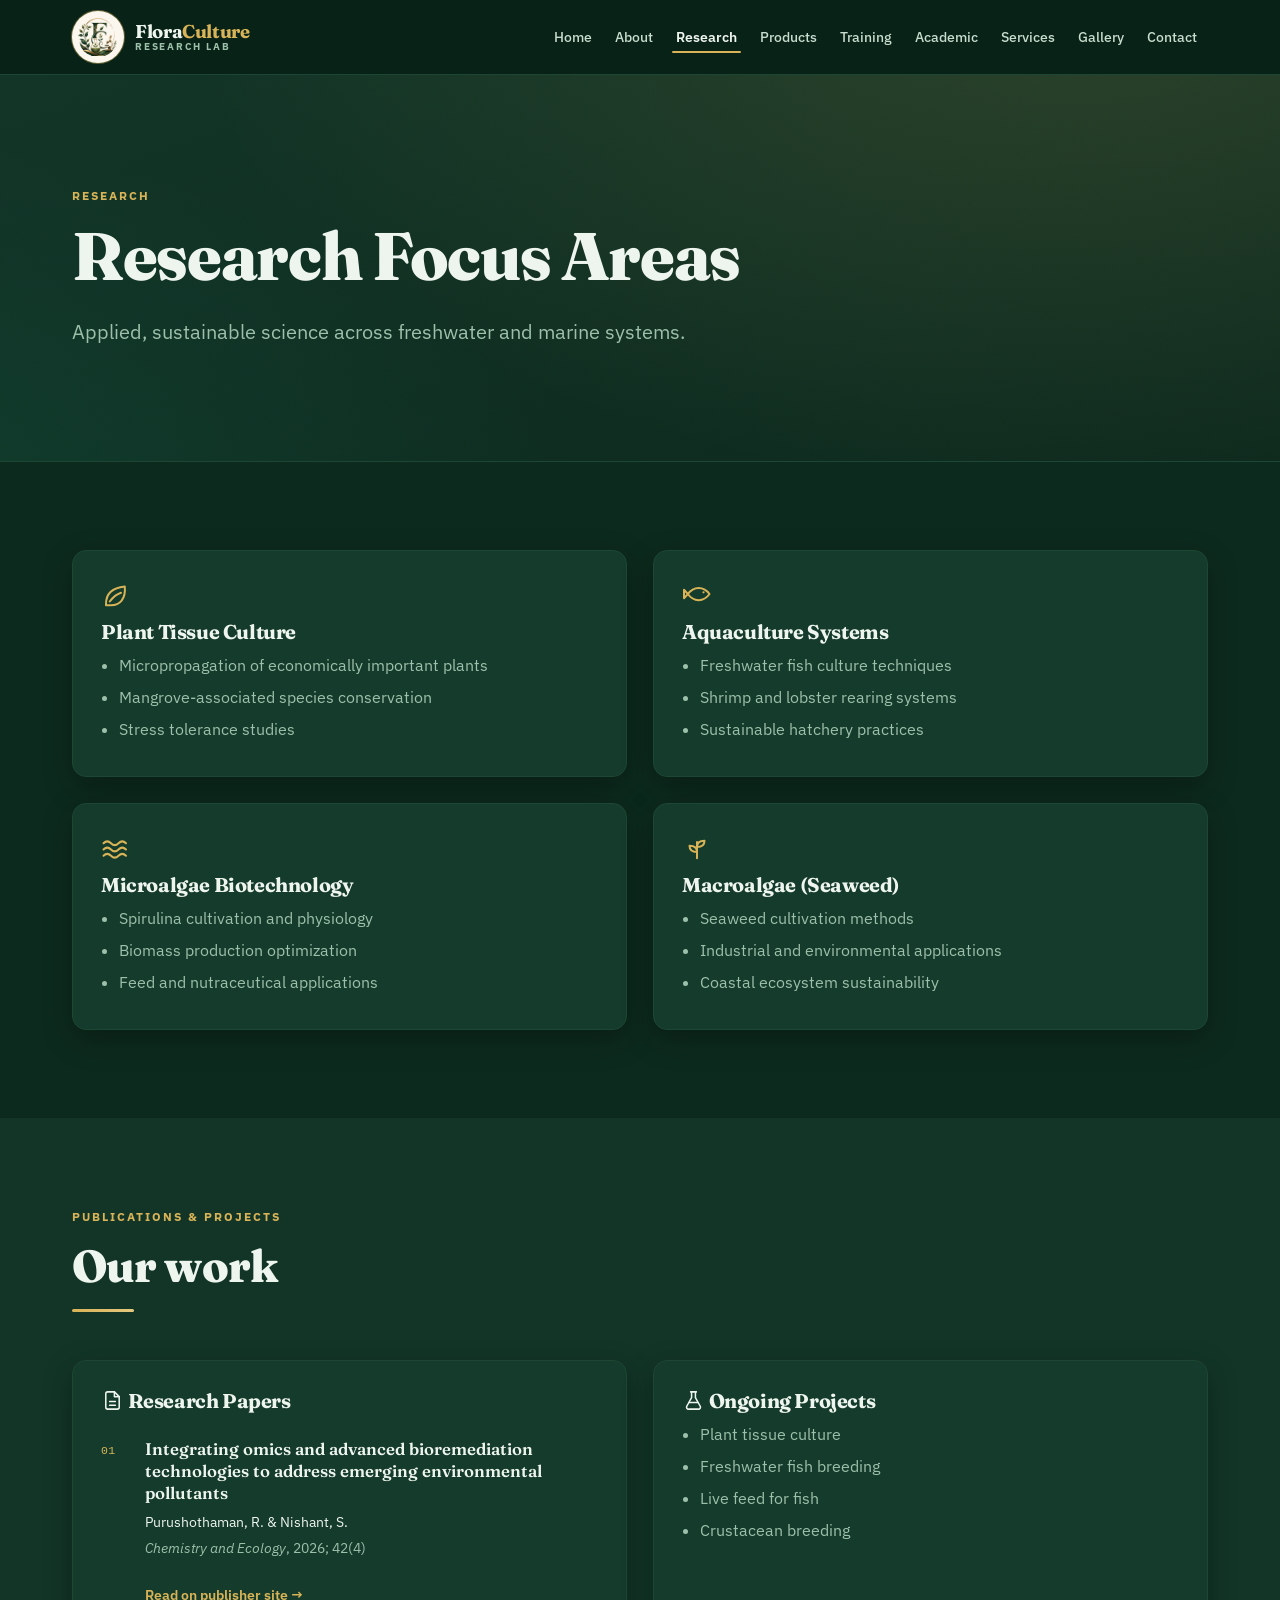
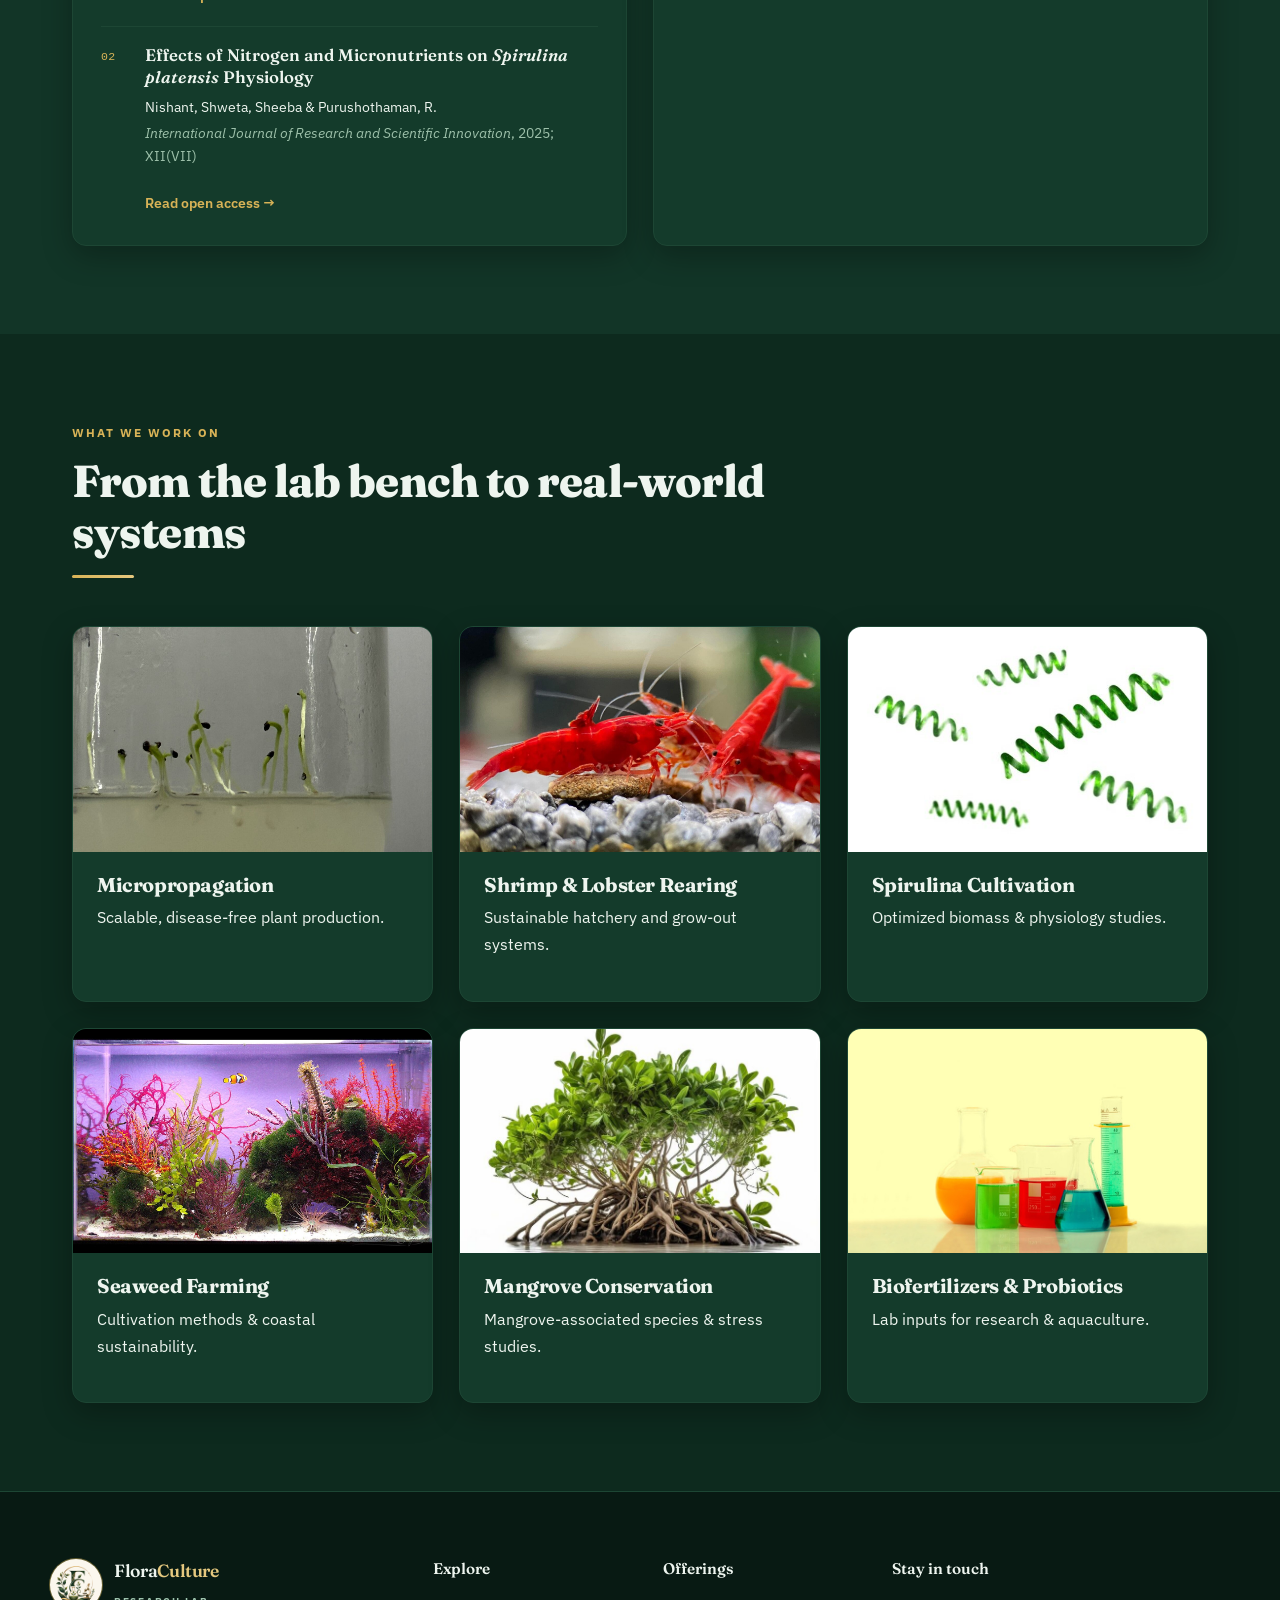
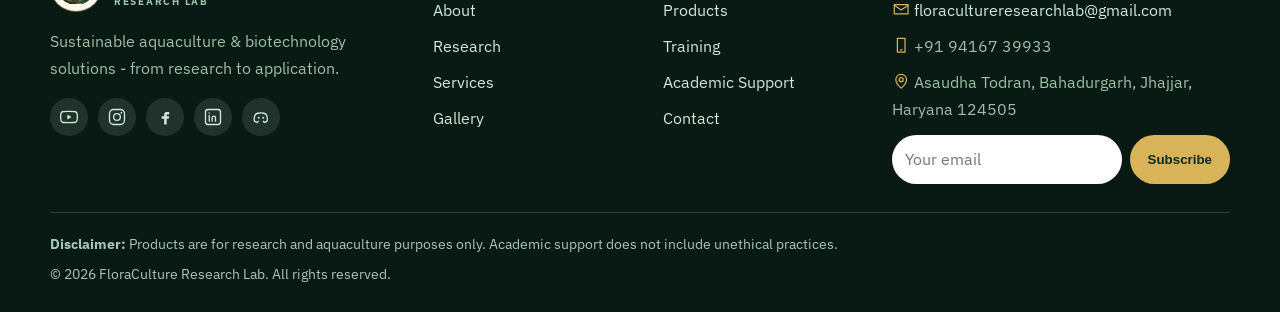
<file: research.html>
<!doctype html>
<html lang="en">
<head>
  <meta charset="utf-8" />
  <meta name="viewport" content="width=device-width, initial-scale=1" />
  <title>Research - FloraCulture Research Lab</title>
  <meta name="description" content="Research focus areas: plant tissue culture, aquaculture systems, microalgae biotechnology, and macroalgae (seaweed)." />
  <link rel="canonical" href="https://floracultureresearchlab.com/research.html" />
  <meta property="og:type" content="website" />
  <meta property="og:site_name" content="FloraCulture Research Lab" />
  <meta property="og:title" content="Research - FloraCulture Research Lab" />
  <meta property="og:description" content="Research focus areas: plant tissue culture, aquaculture systems, microalgae biotechnology, and macroalgae (seaweed)." />
  <meta property="og:url" content="https://floracultureresearchlab.com/research.html" />
  <meta property="og:image" content="https://floracultureresearchlab.com/assets/img/og-cover.jpg" />
  <meta name="twitter:card" content="summary_large_image" />
  <link rel="icon" href="assets/img/favicon-64.png" type="image/png" />
  <link rel="apple-touch-icon" href="assets/img/apple-touch-icon.png" />
  <link rel="preconnect" href="https://fonts.googleapis.com" />
  <link rel="preconnect" href="https://fonts.gstatic.com" crossorigin />
  <link rel="stylesheet" href="https://fonts.googleapis.com/css2?family=Fraunces:opsz,wght@9..144,500;9..144,600;9..144,700&family=IBM+Plex+Sans:wght@400;500;600;700&display=swap" />
  <link rel="stylesheet" href="assets/css/theme.css?v=1" />
  <link rel="stylesheet" href="assets/css/styles.css?v=18" />
</head>
<body>
<svg xmlns="http://www.w3.org/2000/svg" style="display:none" aria-hidden="true">
<symbol id="i-leaf" viewBox="0 0 24 24" fill="none" stroke="currentColor" stroke-width="1.6" stroke-linecap="round" stroke-linejoin="round"><path d="M4 20c0-8 5-13 15-14 1 10-4 15-11 15H4zm3-2c3-4 6-6 9-7"/></symbol>
<symbol id="i-fish" viewBox="0 0 24 24" fill="none" stroke="currentColor" stroke-width="1.6" stroke-linecap="round" stroke-linejoin="round"><path d="M22 12c-2.3 3.3-5.5 4.9-8.7 4.9S7 15.3 4.7 12C7 8.7 10.1 7.1 13.3 7.1S19.7 8.7 22 12z"/><path d="M4.7 12 1.6 8.6v6.8z"/><circle cx="17.2" cy="10.6" r=".9" fill="currentColor" stroke="none"/></symbol>
<symbol id="i-wave" viewBox="0 0 24 24" fill="none" stroke="currentColor" stroke-width="1.6" stroke-linecap="round" stroke-linejoin="round"><path d="M2 9c2-2 4-2 6 0s4 2 6 0 4-2 6 0"/><path d="M2 14c2-2 4-2 6 0s4 2 6 0 4-2 6 0"/><path d="M2 19c2-2 4-2 6 0s4 2 6 0 4-2 6 0"/></symbol>
<symbol id="i-herb" viewBox="0 0 24 24" fill="none" stroke="currentColor" stroke-width="1.6" stroke-linecap="round" stroke-linejoin="round"><path d="M12 21V8"/><path d="M12 12c0-3 2-5 6-5 0 3-2 5-6 5z"/><path d="M12 16c0-3-2-5-6-5 0 3 2 5 6 5z"/></symbol>
<symbol id="i-coral" viewBox="0 0 24 24" fill="none" stroke="currentColor" stroke-width="1.6" stroke-linecap="round" stroke-linejoin="round"><path d="M12 21v-7"/><path d="M12 14c-1-3-4-4-4-8"/><path d="M12 14c1-3 4-4 4-8"/><path d="M8 6V3M16 6V3M12 9V4"/></symbol>
<symbol id="i-microscope" viewBox="0 0 24 24" fill="none" stroke="currentColor" stroke-width="1.6" stroke-linecap="round" stroke-linejoin="round"><path d="M6 20h13"/><path d="M9 20a6 6 0 0 0 8-5"/><path d="M10 17l-2-3 5-3 2 3z"/><path d="M13 11l-2-3 2-1 2 3"/></symbol>
<symbol id="i-flask" viewBox="0 0 24 24" fill="none" stroke="currentColor" stroke-width="1.6" stroke-linecap="round" stroke-linejoin="round"><path d="M10 3v6L5 18a2 2 0 0 0 2 3h10a2 2 0 0 0 2-3l-5-9V3"/><path d="M9 3h6"/><path d="M7.5 14h9"/></symbol>
<symbol id="i-doc" viewBox="0 0 24 24" fill="none" stroke="currentColor" stroke-width="1.6" stroke-linecap="round" stroke-linejoin="round"><path d="M14 3H7a2 2 0 0 0-2 2v14a2 2 0 0 0 2 2h10a2 2 0 0 0 2-2V8z"/><path d="M14 3v5h5"/><path d="M9 13h6M9 17h6"/></symbol>
<symbol id="i-build" viewBox="0 0 24 24" fill="none" stroke="currentColor" stroke-width="1.6" stroke-linecap="round" stroke-linejoin="round"><path d="M3 21h18"/><path d="M6 21V8l6-4 6 4v13"/><path d="M10 21v-6h4v6"/></symbol>
<symbol id="i-cap" viewBox="0 0 24 24" fill="none" stroke="currentColor" stroke-width="1.6" stroke-linecap="round" stroke-linejoin="round"><path d="M12 4L2 9l10 5 10-5z"/><path d="M6 11v5c0 1 3 3 6 3s6-2 6-3v-5"/></symbol>
<symbol id="i-clipboard" viewBox="0 0 24 24" fill="none" stroke="currentColor" stroke-width="1.6" stroke-linecap="round" stroke-linejoin="round"><path d="M9 4h6v3H9z"/><path d="M15 5h3a1 1 0 0 1 1 1v14a1 1 0 0 1-1 1H6a1 1 0 0 1-1-1V6a1 1 0 0 1 1-1h3"/><path d="M9 12h6M9 16h4"/></symbol>
<symbol id="i-handshake" viewBox="0 0 24 24" fill="none" stroke="currentColor" stroke-width="1.6" stroke-linecap="round" stroke-linejoin="round"><path d="M2 12l4-4 4 3 3-1 4 3"/><path d="M22 12l-4 4-3-2"/><path d="M10 11l-2 3 2 2 2-2"/></symbol>
<symbol id="i-target" viewBox="0 0 24 24" fill="none" stroke="currentColor" stroke-width="1.6" stroke-linecap="round" stroke-linejoin="round"><circle cx="12" cy="12" r="8"/><circle cx="12" cy="12" r="4"/><circle cx="12" cy="12" r="1" fill="currentColor" stroke="none"/></symbol>
<symbol id="i-telescope" viewBox="0 0 24 24" fill="none" stroke="currentColor" stroke-width="1.6" stroke-linecap="round" stroke-linejoin="round"><path d="M3 15l11-6 3 5-11 6z"/><path d="M17 9l3-1 1 3-3 1"/><path d="M9 17v4M9 21H6M9 21h3"/></symbol>
<symbol id="i-compass" viewBox="0 0 24 24" fill="none" stroke="currentColor" stroke-width="1.6" stroke-linecap="round" stroke-linejoin="round"><circle cx="12" cy="12" r="9"/><path d="M15 9l-2 6-4 2 2-6z"/></symbol>
<symbol id="i-chart" viewBox="0 0 24 24" fill="none" stroke="currentColor" stroke-width="1.6" stroke-linecap="round" stroke-linejoin="round"><path d="M4 20V10M10 20V4M16 20v-7M22 20H2"/></symbol>
<symbol id="i-pen" viewBox="0 0 24 24" fill="none" stroke="currentColor" stroke-width="1.6" stroke-linecap="round" stroke-linejoin="round"><path d="M4 20l4-1 10-10-3-3L5 16z"/><path d="M15 6l3 3"/></symbol>
<symbol id="i-note" viewBox="0 0 24 24" fill="none" stroke="currentColor" stroke-width="1.6" stroke-linecap="round" stroke-linejoin="round"><path d="M5 4h14v16H5z"/><path d="M9 9h6M9 13h6M9 17h3"/></symbol>
<symbol id="i-palette" viewBox="0 0 24 24" fill="none" stroke="currentColor" stroke-width="1.6" stroke-linecap="round" stroke-linejoin="round"><path d="M12 3a9 9 0 0 0 0 18c1 0 2-1 2-2s-1-2 0-3 3 0 4-1a8 8 0 0 0-6-12z"/><circle cx="8" cy="10" r="1" fill="currentColor" stroke="none"/><circle cx="12" cy="7" r="1" fill="currentColor" stroke="none"/><circle cx="16" cy="10" r="1" fill="currentColor" stroke="none"/></symbol>
<symbol id="i-calendar" viewBox="0 0 24 24" fill="none" stroke="currentColor" stroke-width="1.6" stroke-linecap="round" stroke-linejoin="round"><path d="M4 6h16v15H4z"/><path d="M4 10h16M9 3v4M15 3v4"/></symbol>
<symbol id="i-info" viewBox="0 0 24 24" fill="none" stroke="currentColor" stroke-width="1.6" stroke-linecap="round" stroke-linejoin="round"><circle cx="12" cy="12" r="9"/><path d="M12 11v5"/><circle cx="12" cy="8" r=".9" fill="currentColor" stroke="none"/></symbol>
<symbol id="i-building" viewBox="0 0 24 24" fill="none" stroke="currentColor" stroke-width="1.6" stroke-linecap="round" stroke-linejoin="round"><path d="M4 21V4h10v17"/><path d="M14 21V9h6v12"/><path d="M7 8h4M7 12h4M7 16h4M17 13h1M17 17h1"/><path d="M2 21h20"/></symbol>
<symbol id="i-camera" viewBox="0 0 24 24" fill="none" stroke="currentColor" stroke-width="1.6" stroke-linecap="round" stroke-linejoin="round"><path d="M3 8h4l2-2h6l2 2h4v12H3z"/><circle cx="12" cy="13" r="4"/></symbol>
<symbol id="i-mail" viewBox="0 0 24 24" fill="none" stroke="currentColor" stroke-width="1.6" stroke-linecap="round" stroke-linejoin="round"><path d="M3 6h18v12H3z"/><path d="M3 7l9 6 9-6"/></symbol>
<symbol id="i-phone" viewBox="0 0 24 24" fill="none" stroke="currentColor" stroke-width="1.6" stroke-linecap="round" stroke-linejoin="round"><path d="M7 3h10v18H7z"/><path d="M11 18h2"/></symbol>
<symbol id="i-pin" viewBox="0 0 24 24" fill="none" stroke="currentColor" stroke-width="1.6" stroke-linecap="round" stroke-linejoin="round"><path d="M12 21s7-6 7-11a7 7 0 1 0-14 0c0 5 7 11 7 11z"/><circle cx="12" cy="10" r="2.6"/></symbol>
<symbol id="i-chat" viewBox="0 0 24 24" fill="none" stroke="currentColor" stroke-width="1.6" stroke-linecap="round" stroke-linejoin="round"><path d="M21 12a8 8 0 0 1-8 8H7l-4 3 1-5a8 8 0 1 1 17-6z"/></symbol>
<symbol id="i-link" viewBox="0 0 24 24" fill="none" stroke="currentColor" stroke-width="1.6" stroke-linecap="round" stroke-linejoin="round"><path d="M10 14a4 4 0 0 0 6 .5l2-2a4 4 0 0 0-6-6l-1 1"/><path d="M14 10a4 4 0 0 0-6-.5l-2 2a4 4 0 0 0 6 6l1-1"/></symbol>
<symbol id="i-menu" viewBox="0 0 24 24" fill="none" stroke="currentColor" stroke-width="1.6" stroke-linecap="round" stroke-linejoin="round"><path d="M4 7h16M4 12h16M4 17h16"/></symbol>
<symbol id="i-youtube" viewBox="0 0 24 24" fill="none" stroke="currentColor" stroke-width="1.6" stroke-linecap="round" stroke-linejoin="round"><path d="M22 12s0-3-.4-4.4a2.7 2.7 0 0 0-1.9-1.9C18.3 5.3 12 5.3 12 5.3s-6.3 0-7.7.4a2.7 2.7 0 0 0-1.9 1.9C2 9 2 12 2 12s0 3 .4 4.4a2.7 2.7 0 0 0 1.9 1.9c1.4.4 7.7.4 7.7.4s6.3 0 7.7-.4a2.7 2.7 0 0 0 1.9-1.9C22 15 22 12 22 12z"/><path d="M10 15V9l5 3z" fill="currentColor" stroke="none"/></symbol>
<symbol id="i-instagram" viewBox="0 0 24 24" fill="none" stroke="currentColor" stroke-width="1.6" stroke-linecap="round" stroke-linejoin="round"><rect x="3" y="3" width="18" height="18" rx="5"/><circle cx="12" cy="12" r="4"/><circle cx="17.2" cy="6.8" r="1.1" fill="currentColor" stroke="none"/></symbol>
<symbol id="i-facebook" viewBox="0 0 24 24" fill="none" stroke="currentColor" stroke-width="1.6" stroke-linecap="round" stroke-linejoin="round"><path d="M14 9h3V6h-3c-2 0-3 1.3-3 3.2V11H8v3h3v7h3v-7h2.5l.5-3H14V9.6c0-.4.2-.6.6-.6z" fill="currentColor" stroke="none"/></symbol>
<symbol id="i-linkedin" viewBox="0 0 24 24" fill="none" stroke="currentColor" stroke-width="1.6" stroke-linecap="round" stroke-linejoin="round"><rect x="3" y="3" width="18" height="18" rx="3"/><path d="M7.5 10v7M7.5 7.2v.1M11 17v-4a2 2 0 0 1 4 0v4"/></symbol>
<symbol id="i-discord" viewBox="0 0 24 24" fill="none" stroke="currentColor" stroke-width="1.6" stroke-linecap="round" stroke-linejoin="round"><path d="M8.5 7.5A13 13 0 0 1 12 7a13 13 0 0 1 3.5.5c2 .6 3 1.6 3.5 3 .7 2.2.8 4.6.4 6.4-.9.8-2.2 1.4-3.6 1.7l-.9-1.5"/><path d="M8.6 17.1l-.9 1.5c-1.4-.3-2.7-.9-3.6-1.7-.4-1.8-.3-4.2.4-6.4.5-1.4 1.5-2.4 3.5-3"/><circle cx="9.3" cy="13" r="1.2" fill="currentColor" stroke="none"/><circle cx="14.7" cy="13" r="1.2" fill="currentColor" stroke="none"/></symbol>
</svg>
  <a class="skip-link" href="#main">Skip to content</a>

  <header class="site-header">
    <div class="container nav">
      <a class="brand" href="index.html">
        <img class="brand-logo" src="assets/img/logo-mark.png" alt="" />
        <span class="brand-text">
          <span class="bt-name">Flora<em>Culture</em></span>
          <span class="bt-sub">Research Lab</span>
        </span>
      </a>
      <div class="nav-right">
        <ul class="nav-links" id="nav-links">
          <li><a href="index.html">Home</a></li>
          <li><a href="about.html">About</a></li>
          <li><a class="active" href="research.html">Research</a></li>
          <li><a href="products.html">Products</a></li>
          <li><a href="training.html">Training</a></li>
          <li><a href="academic.html">Academic</a></li>
          <li><a href="services.html">Services</a></li>
          <li><a href="gallery.html">Gallery</a></li>
          <li><a href="contact.html">Contact</a></li>
        </ul>
        <button class="nav-toggle" aria-label="Toggle menu" aria-expanded="false" aria-controls="nav-links"><svg class="ic" aria-hidden="true"><use href="#i-menu"/></svg></button>
      </div>
    </div>
  </header>

  <main id="main">
    <section class="hero">
      <div class="container">
        <p class="eyebrow">Research</p>
        <h1>Research Focus Areas</h1>
        <p class="lead">Applied, sustainable science across freshwater and marine systems.</p>
      </div>
    </section>

    <section class="section">
      <div class="container">
        <div class="grid cols-2">
          <div class="card">
            <div class="ico"><svg class="ic" aria-hidden="true"><use href="#i-leaf"/></svg></div><h3>Plant Tissue Culture</h3>
            <ul>
              <li>Micropropagation of economically important plants</li>
              <li>Mangrove-associated species conservation</li>
              <li>Stress tolerance studies</li>
            </ul>
          </div>
          <div class="card">
            <div class="ico"><svg class="ic" aria-hidden="true"><use href="#i-fish"/></svg></div><h3>Aquaculture Systems</h3>
            <ul>
              <li>Freshwater fish culture techniques</li>
              <li>Shrimp and lobster rearing systems</li>
              <li>Sustainable hatchery practices</li>
            </ul>
          </div>
          <div class="card">
            <div class="ico"><svg class="ic" aria-hidden="true"><use href="#i-wave"/></svg></div><h3>Microalgae Biotechnology</h3>
            <ul>
              <li>Spirulina cultivation and physiology</li>
              <li>Biomass production optimization</li>
              <li>Feed and nutraceutical applications</li>
            </ul>
          </div>
          <div class="card">
            <div class="ico"><svg class="ic" aria-hidden="true"><use href="#i-herb"/></svg></div><h3>Macroalgae (Seaweed)</h3>
            <ul>
              <li>Seaweed cultivation methods</li>
              <li>Industrial and environmental applications</li>
              <li>Coastal ecosystem sustainability</li>
            </ul>
          </div>
        </div>
      </div>
    </section>

    <section class="section alt">
      <div class="container">
        <div class="section-head"><p class="eyebrow">Publications &amp; Projects</p><h2>Our work</h2></div>
        <div class="grid cols-2">
          <div class="card">
            <h3><svg class="ic" aria-hidden="true"><use href="#i-doc"/></svg> Research Papers</h3>
            <ol class="papers">
              <li>
                <h4>Integrating omics and advanced bioremediation technologies to address emerging environmental pollutants</h4>
                <p class="authors">Purushothaman, R. &amp; Nishant, S.</p>
                <p class="cite"><em>Chemistry and Ecology</em>, 2026; 42(4)</p>
                <a class="arrow-link" href="https://doi.org/10.1080/02757540.2026.2622478" target="_blank" rel="noopener noreferrer">Read on publisher site →</a>
              </li>
              <li>
                <h4>Effects of Nitrogen and Micronutrients on <em>Spirulina platensis</em> Physiology</h4>
                <p class="authors">Nishant, Shweta, Sheeba &amp; Purushothaman, R.</p>
                <p class="cite"><em>International Journal of Research and Scientific Innovation</em>, 2025; XII(VII)</p>
                <a class="arrow-link" href="https://doi.org/10.51244/IJRSI.2025.120700090" target="_blank" rel="noopener noreferrer">Read open access →</a>
              </li>
            </ol>
          </div>
          <div class="card">
            <h3><svg class="ic" aria-hidden="true"><use href="#i-flask"/></svg> Ongoing Projects</h3>
            <ul>
              <li>Plant tissue culture</li>
              <li>Freshwater fish breeding</li>
              <li>Live feed for fish</li>
              <li>Crustacean breeding</li>
            </ul>
          </div>
        </div>
      </div>
    </section>
    <!-- Showcase -->
    <section class="section">
      <div class="container">
        <div class="section-head">
          <p class="eyebrow">What We Work On</p>
          <h2>From the lab bench to real-world systems</h2>
        </div>
        <div class="grid cols-3">
          <div class="card media-card lift"><img class="thumb" src="assets/img/micropropagation.jpg" alt="Seedlings germinating on sterile culture medium in a glass vessel" loading="lazy" /><div class="body"><h3>Micropropagation</h3><p>Scalable, disease-free plant production.</p></div></div>
          <div class="card media-card lift"><img class="thumb" src="assets/img/show-shrimp.jpg" alt="Red cherry shrimp in a planted aquarium system" loading="lazy" /><div class="body"><h3>Shrimp &amp; Lobster Rearing</h3><p>Sustainable hatchery and grow-out systems.</p></div></div>
          <div class="card media-card lift"><img class="thumb" src="assets/img/show-spirulina.jpg" alt="Spirulina filaments under magnification" loading="lazy" /><div class="body"><h3>Spirulina Cultivation</h3><p>Optimized biomass &amp; physiology studies.</p></div></div>
          <div class="card media-card lift"><img class="thumb" src="assets/img/show-seaweed.jpg" alt="Marine macroalgae cultivated in a reef tank" loading="lazy" /><div class="body"><h3>Seaweed Farming</h3><p>Cultivation methods &amp; coastal sustainability.</p></div></div>
          <div class="card media-card lift"><img class="thumb" src="assets/img/show-mangrove.jpg" alt="Mangrove with aerial root system in shallow water" loading="lazy" /><div class="body"><h3>Mangrove Conservation</h3><p>Mangrove-associated species &amp; stress studies.</p></div></div>
          <div class="card media-card lift"><img class="thumb" src="assets/img/show-6.jpg" alt="Laboratory reagents" loading="lazy" /><div class="body"><h3>Biofertilizers &amp; Probiotics</h3><p>Lab inputs for research &amp; aquaculture.</p></div></div>
        </div>
      </div>
    </section>

  </main>

  <footer class="site-footer">
    <div class="container footer-grid">
      <div>
        <a class="footer-logo" href="index.html">
          <img src="assets/img/logo-mark.png" alt="" />
          <span>
            <span class="bt-name">Flora<em>Culture</em></span><br />
            <span class="bt-sub">Research Lab</span>
          </span>
        </a>
        <p style="margin-top:14px;max-width:320px">Sustainable aquaculture &amp; biotechnology solutions - from research to application.</p>
        <div class="socials">
          <a href="https://youtube.com/@floracultureresearchlab" target="_blank" rel="noopener noreferrer" aria-label="YouTube" title="YouTube"><svg class="ic soc" aria-hidden="true"><use href="#i-youtube"/></svg></a>
          <a href="https://www.instagram.com/floracultureresearchlab" target="_blank" rel="noopener noreferrer" aria-label="Instagram" title="Instagram"><svg class="ic soc" aria-hidden="true"><use href="#i-instagram"/></svg></a>
          <a href="https://www.facebook.com/share/1K1VH892jU/" target="_blank" rel="noopener noreferrer" aria-label="Facebook" title="Facebook"><svg class="ic soc" aria-hidden="true"><use href="#i-facebook"/></svg></a>
          <a href="https://www.linkedin.com/in/floraculture-research-lab-23937442b" target="_blank" rel="noopener noreferrer" aria-label="LinkedIn" title="LinkedIn"><svg class="ic soc" aria-hidden="true"><use href="#i-linkedin"/></svg></a>
          <a href="https://discord.gg/sw5f4sZqZ" target="_blank" rel="noopener noreferrer" aria-label="Discord" title="Discord"><svg class="ic soc" aria-hidden="true"><use href="#i-discord"/></svg></a>
        </div>
      </div>
      <div>
        <h4>Explore</h4>
        <ul>
          <li><a href="about.html">About</a></li>
          <li><a href="research.html">Research</a></li>
          <li><a href="services.html">Services</a></li>
          <li><a href="gallery.html">Gallery</a></li>
        </ul>
      </div>
      <div>
        <h4>Offerings</h4>
        <ul>
          <li><a href="products.html">Products</a></li>
          <li><a href="training.html">Training</a></li>
          <li><a href="academic.html">Academic Support</a></li>
          <li><a href="contact.html">Contact</a></li>
        </ul>
      </div>
      <div>
        <h4>Stay in touch</h4>
        <ul>
          <li><svg class="ic" aria-hidden="true"><use href="#i-mail"/></svg> <a href="mailto:floracultureresearchlab@gmail.com">floracultureresearchlab@gmail.com</a></li>
          <li><svg class="ic" aria-hidden="true"><use href="#i-phone"/></svg> +91 94167 39933</li>
          <li><svg class="ic" aria-hidden="true"><use href="#i-pin"/></svg> Asaudha Todran, Bahadurgarh, Jhajjar, Haryana 124505</li>
        </ul>
        <form class="newsletter" onsubmit="return false">
          <input type="email" placeholder="Your email" aria-label="Email for newsletter" />
          <button type="submit">Subscribe</button>
        </form>
      </div>
    </div>
    <div class="container disclaimer">
      <p><strong>Disclaimer:</strong> Products are for research and aquaculture purposes only. Academic support does not include unethical practices.</p>
      <p>© <span id="year">2026</span> FloraCulture Research Lab. All rights reserved.</p>
    </div>
  </footer>

  <script src="assets/js/main.js?v=13"></script>
</body>
</html>
</file>
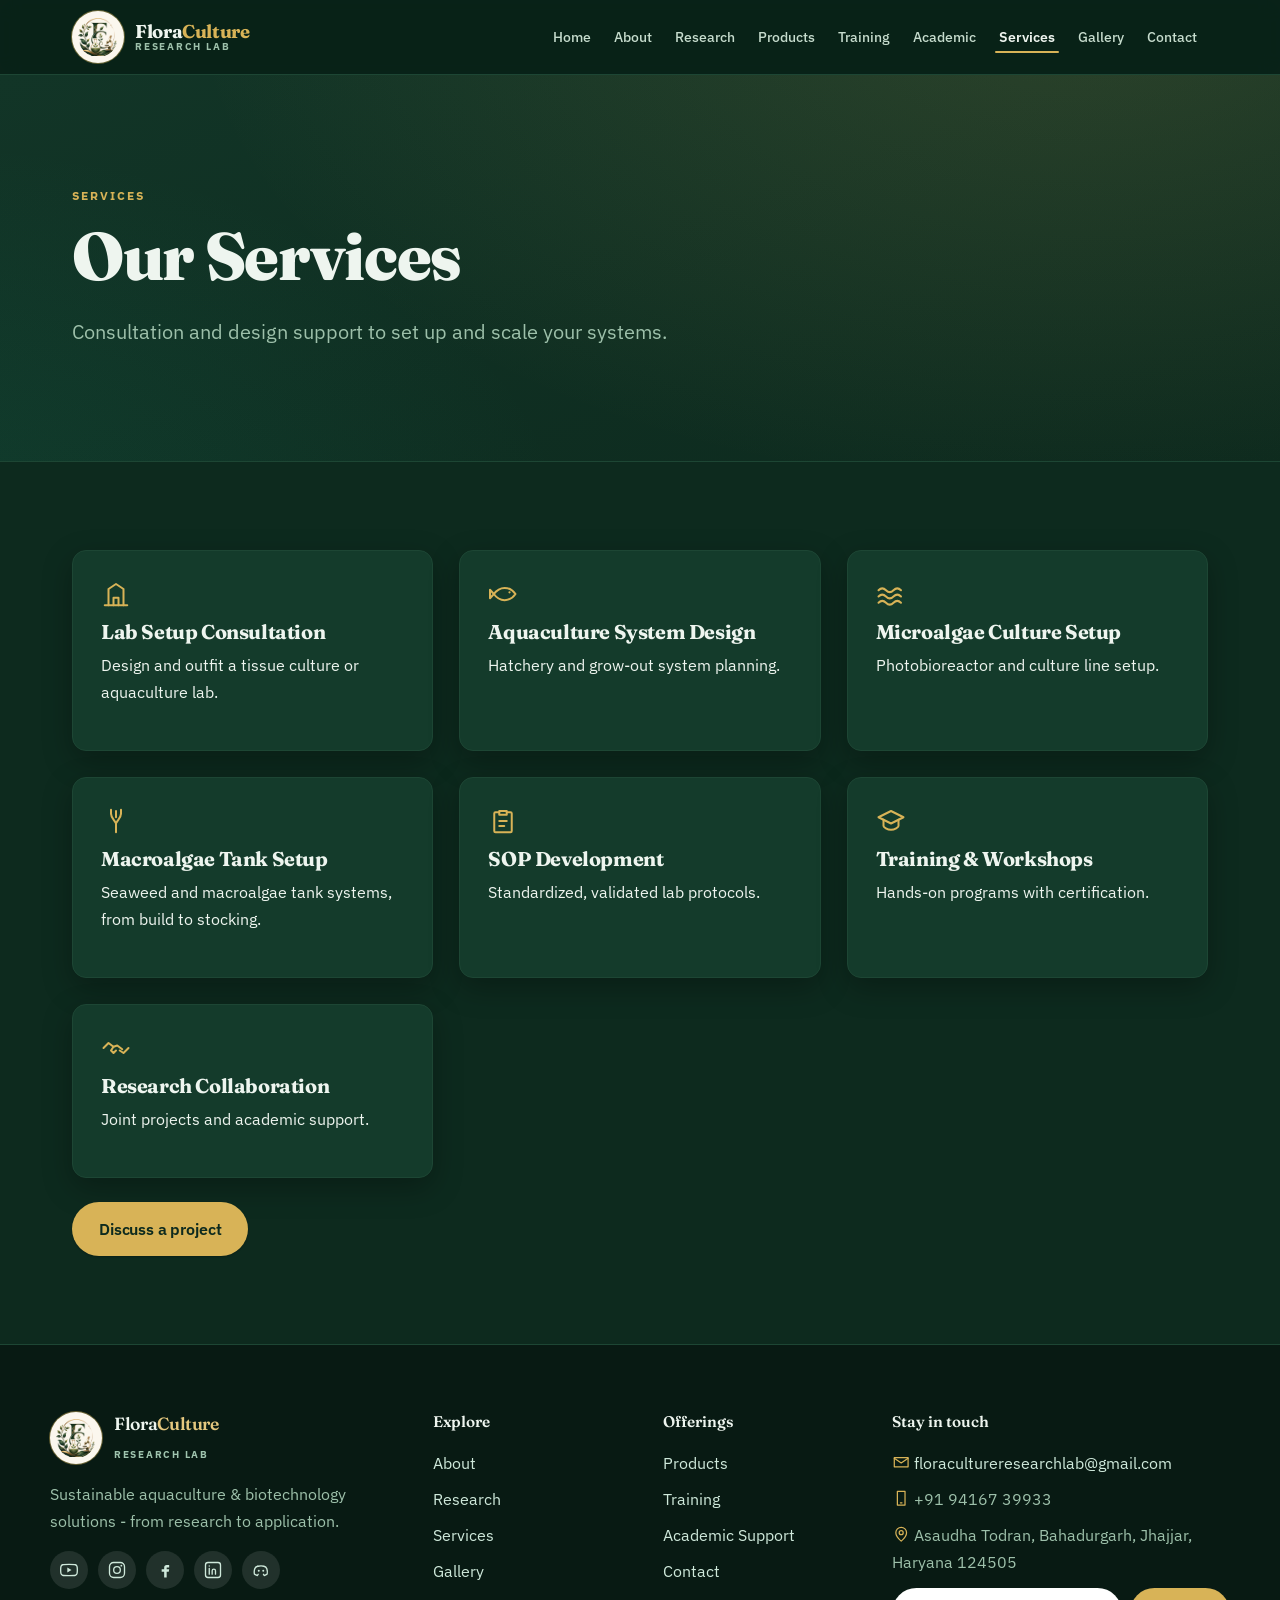
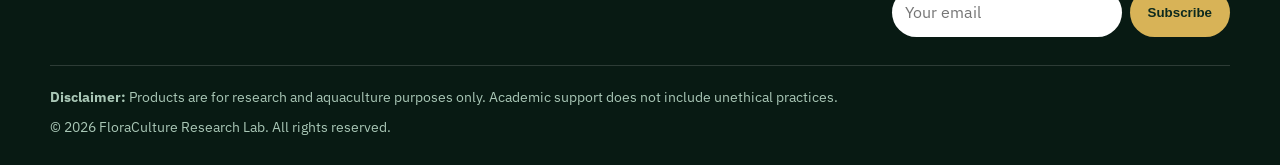
<file: services.html>
<!doctype html>
<html lang="en">
<head>
  <meta charset="utf-8" />
  <meta name="viewport" content="width=device-width, initial-scale=1" />
  <title>Services - FloraCulture Research Lab</title>
  <meta name="description" content="Lab setup consultation, aquaculture system design, microalgae culture setup, SOP development, and research collaboration." />
  <link rel="canonical" href="https://floracultureresearchlab.com/services.html" />
  <meta property="og:type" content="website" />
  <meta property="og:site_name" content="FloraCulture Research Lab" />
  <meta property="og:title" content="Services - FloraCulture Research Lab" />
  <meta property="og:description" content="Lab setup consultation, aquaculture system design, microalgae culture setup, SOP development, and research collaboration." />
  <meta property="og:url" content="https://floracultureresearchlab.com/services.html" />
  <meta property="og:image" content="https://floracultureresearchlab.com/assets/img/og-cover.jpg" />
  <meta name="twitter:card" content="summary_large_image" />
  <link rel="icon" href="assets/img/favicon-64.png" type="image/png" />
  <link rel="apple-touch-icon" href="assets/img/apple-touch-icon.png" />
  <link rel="preconnect" href="https://fonts.googleapis.com" />
  <link rel="preconnect" href="https://fonts.gstatic.com" crossorigin />
  <link rel="stylesheet" href="https://fonts.googleapis.com/css2?family=Fraunces:opsz,wght@9..144,500;9..144,600;9..144,700&family=IBM+Plex+Sans:wght@400;500;600;700&display=swap" />
  <link rel="stylesheet" href="assets/css/theme.css?v=1" />
  <link rel="stylesheet" href="assets/css/styles.css?v=18" />
</head>
<body>
<svg xmlns="http://www.w3.org/2000/svg" style="display:none" aria-hidden="true">
<symbol id="i-leaf" viewBox="0 0 24 24" fill="none" stroke="currentColor" stroke-width="1.6" stroke-linecap="round" stroke-linejoin="round"><path d="M4 20c0-8 5-13 15-14 1 10-4 15-11 15H4zm3-2c3-4 6-6 9-7"/></symbol>
<symbol id="i-fish" viewBox="0 0 24 24" fill="none" stroke="currentColor" stroke-width="1.6" stroke-linecap="round" stroke-linejoin="round"><path d="M22 12c-2.3 3.3-5.5 4.9-8.7 4.9S7 15.3 4.7 12C7 8.7 10.1 7.1 13.3 7.1S19.7 8.7 22 12z"/><path d="M4.7 12 1.6 8.6v6.8z"/><circle cx="17.2" cy="10.6" r=".9" fill="currentColor" stroke="none"/></symbol>
<symbol id="i-wave" viewBox="0 0 24 24" fill="none" stroke="currentColor" stroke-width="1.6" stroke-linecap="round" stroke-linejoin="round"><path d="M2 9c2-2 4-2 6 0s4 2 6 0 4-2 6 0"/><path d="M2 14c2-2 4-2 6 0s4 2 6 0 4-2 6 0"/><path d="M2 19c2-2 4-2 6 0s4 2 6 0 4-2 6 0"/></symbol>
<symbol id="i-herb" viewBox="0 0 24 24" fill="none" stroke="currentColor" stroke-width="1.6" stroke-linecap="round" stroke-linejoin="round"><path d="M12 21V8"/><path d="M12 12c0-3 2-5 6-5 0 3-2 5-6 5z"/><path d="M12 16c0-3-2-5-6-5 0 3 2 5 6 5z"/></symbol>
<symbol id="i-coral" viewBox="0 0 24 24" fill="none" stroke="currentColor" stroke-width="1.6" stroke-linecap="round" stroke-linejoin="round"><path d="M12 21v-7"/><path d="M12 14c-1-3-4-4-4-8"/><path d="M12 14c1-3 4-4 4-8"/><path d="M8 6V3M16 6V3M12 9V4"/></symbol>
<symbol id="i-microscope" viewBox="0 0 24 24" fill="none" stroke="currentColor" stroke-width="1.6" stroke-linecap="round" stroke-linejoin="round"><path d="M6 20h13"/><path d="M9 20a6 6 0 0 0 8-5"/><path d="M10 17l-2-3 5-3 2 3z"/><path d="M13 11l-2-3 2-1 2 3"/></symbol>
<symbol id="i-flask" viewBox="0 0 24 24" fill="none" stroke="currentColor" stroke-width="1.6" stroke-linecap="round" stroke-linejoin="round"><path d="M10 3v6L5 18a2 2 0 0 0 2 3h10a2 2 0 0 0 2-3l-5-9V3"/><path d="M9 3h6"/><path d="M7.5 14h9"/></symbol>
<symbol id="i-doc" viewBox="0 0 24 24" fill="none" stroke="currentColor" stroke-width="1.6" stroke-linecap="round" stroke-linejoin="round"><path d="M14 3H7a2 2 0 0 0-2 2v14a2 2 0 0 0 2 2h10a2 2 0 0 0 2-2V8z"/><path d="M14 3v5h5"/><path d="M9 13h6M9 17h6"/></symbol>
<symbol id="i-build" viewBox="0 0 24 24" fill="none" stroke="currentColor" stroke-width="1.6" stroke-linecap="round" stroke-linejoin="round"><path d="M3 21h18"/><path d="M6 21V8l6-4 6 4v13"/><path d="M10 21v-6h4v6"/></symbol>
<symbol id="i-cap" viewBox="0 0 24 24" fill="none" stroke="currentColor" stroke-width="1.6" stroke-linecap="round" stroke-linejoin="round"><path d="M12 4L2 9l10 5 10-5z"/><path d="M6 11v5c0 1 3 3 6 3s6-2 6-3v-5"/></symbol>
<symbol id="i-clipboard" viewBox="0 0 24 24" fill="none" stroke="currentColor" stroke-width="1.6" stroke-linecap="round" stroke-linejoin="round"><path d="M9 4h6v3H9z"/><path d="M15 5h3a1 1 0 0 1 1 1v14a1 1 0 0 1-1 1H6a1 1 0 0 1-1-1V6a1 1 0 0 1 1-1h3"/><path d="M9 12h6M9 16h4"/></symbol>
<symbol id="i-handshake" viewBox="0 0 24 24" fill="none" stroke="currentColor" stroke-width="1.6" stroke-linecap="round" stroke-linejoin="round"><path d="M2 12l4-4 4 3 3-1 4 3"/><path d="M22 12l-4 4-3-2"/><path d="M10 11l-2 3 2 2 2-2"/></symbol>
<symbol id="i-target" viewBox="0 0 24 24" fill="none" stroke="currentColor" stroke-width="1.6" stroke-linecap="round" stroke-linejoin="round"><circle cx="12" cy="12" r="8"/><circle cx="12" cy="12" r="4"/><circle cx="12" cy="12" r="1" fill="currentColor" stroke="none"/></symbol>
<symbol id="i-telescope" viewBox="0 0 24 24" fill="none" stroke="currentColor" stroke-width="1.6" stroke-linecap="round" stroke-linejoin="round"><path d="M3 15l11-6 3 5-11 6z"/><path d="M17 9l3-1 1 3-3 1"/><path d="M9 17v4M9 21H6M9 21h3"/></symbol>
<symbol id="i-compass" viewBox="0 0 24 24" fill="none" stroke="currentColor" stroke-width="1.6" stroke-linecap="round" stroke-linejoin="round"><circle cx="12" cy="12" r="9"/><path d="M15 9l-2 6-4 2 2-6z"/></symbol>
<symbol id="i-chart" viewBox="0 0 24 24" fill="none" stroke="currentColor" stroke-width="1.6" stroke-linecap="round" stroke-linejoin="round"><path d="M4 20V10M10 20V4M16 20v-7M22 20H2"/></symbol>
<symbol id="i-pen" viewBox="0 0 24 24" fill="none" stroke="currentColor" stroke-width="1.6" stroke-linecap="round" stroke-linejoin="round"><path d="M4 20l4-1 10-10-3-3L5 16z"/><path d="M15 6l3 3"/></symbol>
<symbol id="i-note" viewBox="0 0 24 24" fill="none" stroke="currentColor" stroke-width="1.6" stroke-linecap="round" stroke-linejoin="round"><path d="M5 4h14v16H5z"/><path d="M9 9h6M9 13h6M9 17h3"/></symbol>
<symbol id="i-palette" viewBox="0 0 24 24" fill="none" stroke="currentColor" stroke-width="1.6" stroke-linecap="round" stroke-linejoin="round"><path d="M12 3a9 9 0 0 0 0 18c1 0 2-1 2-2s-1-2 0-3 3 0 4-1a8 8 0 0 0-6-12z"/><circle cx="8" cy="10" r="1" fill="currentColor" stroke="none"/><circle cx="12" cy="7" r="1" fill="currentColor" stroke="none"/><circle cx="16" cy="10" r="1" fill="currentColor" stroke="none"/></symbol>
<symbol id="i-calendar" viewBox="0 0 24 24" fill="none" stroke="currentColor" stroke-width="1.6" stroke-linecap="round" stroke-linejoin="round"><path d="M4 6h16v15H4z"/><path d="M4 10h16M9 3v4M15 3v4"/></symbol>
<symbol id="i-info" viewBox="0 0 24 24" fill="none" stroke="currentColor" stroke-width="1.6" stroke-linecap="round" stroke-linejoin="round"><circle cx="12" cy="12" r="9"/><path d="M12 11v5"/><circle cx="12" cy="8" r=".9" fill="currentColor" stroke="none"/></symbol>
<symbol id="i-building" viewBox="0 0 24 24" fill="none" stroke="currentColor" stroke-width="1.6" stroke-linecap="round" stroke-linejoin="round"><path d="M4 21V4h10v17"/><path d="M14 21V9h6v12"/><path d="M7 8h4M7 12h4M7 16h4M17 13h1M17 17h1"/><path d="M2 21h20"/></symbol>
<symbol id="i-camera" viewBox="0 0 24 24" fill="none" stroke="currentColor" stroke-width="1.6" stroke-linecap="round" stroke-linejoin="round"><path d="M3 8h4l2-2h6l2 2h4v12H3z"/><circle cx="12" cy="13" r="4"/></symbol>
<symbol id="i-mail" viewBox="0 0 24 24" fill="none" stroke="currentColor" stroke-width="1.6" stroke-linecap="round" stroke-linejoin="round"><path d="M3 6h18v12H3z"/><path d="M3 7l9 6 9-6"/></symbol>
<symbol id="i-phone" viewBox="0 0 24 24" fill="none" stroke="currentColor" stroke-width="1.6" stroke-linecap="round" stroke-linejoin="round"><path d="M7 3h10v18H7z"/><path d="M11 18h2"/></symbol>
<symbol id="i-pin" viewBox="0 0 24 24" fill="none" stroke="currentColor" stroke-width="1.6" stroke-linecap="round" stroke-linejoin="round"><path d="M12 21s7-6 7-11a7 7 0 1 0-14 0c0 5 7 11 7 11z"/><circle cx="12" cy="10" r="2.6"/></symbol>
<symbol id="i-chat" viewBox="0 0 24 24" fill="none" stroke="currentColor" stroke-width="1.6" stroke-linecap="round" stroke-linejoin="round"><path d="M21 12a8 8 0 0 1-8 8H7l-4 3 1-5a8 8 0 1 1 17-6z"/></symbol>
<symbol id="i-link" viewBox="0 0 24 24" fill="none" stroke="currentColor" stroke-width="1.6" stroke-linecap="round" stroke-linejoin="round"><path d="M10 14a4 4 0 0 0 6 .5l2-2a4 4 0 0 0-6-6l-1 1"/><path d="M14 10a4 4 0 0 0-6-.5l-2 2a4 4 0 0 0 6 6l1-1"/></symbol>
<symbol id="i-menu" viewBox="0 0 24 24" fill="none" stroke="currentColor" stroke-width="1.6" stroke-linecap="round" stroke-linejoin="round"><path d="M4 7h16M4 12h16M4 17h16"/></symbol>
<symbol id="i-youtube" viewBox="0 0 24 24" fill="none" stroke="currentColor" stroke-width="1.6" stroke-linecap="round" stroke-linejoin="round"><path d="M22 12s0-3-.4-4.4a2.7 2.7 0 0 0-1.9-1.9C18.3 5.3 12 5.3 12 5.3s-6.3 0-7.7.4a2.7 2.7 0 0 0-1.9 1.9C2 9 2 12 2 12s0 3 .4 4.4a2.7 2.7 0 0 0 1.9 1.9c1.4.4 7.7.4 7.7.4s6.3 0 7.7-.4a2.7 2.7 0 0 0 1.9-1.9C22 15 22 12 22 12z"/><path d="M10 15V9l5 3z" fill="currentColor" stroke="none"/></symbol>
<symbol id="i-instagram" viewBox="0 0 24 24" fill="none" stroke="currentColor" stroke-width="1.6" stroke-linecap="round" stroke-linejoin="round"><rect x="3" y="3" width="18" height="18" rx="5"/><circle cx="12" cy="12" r="4"/><circle cx="17.2" cy="6.8" r="1.1" fill="currentColor" stroke="none"/></symbol>
<symbol id="i-facebook" viewBox="0 0 24 24" fill="none" stroke="currentColor" stroke-width="1.6" stroke-linecap="round" stroke-linejoin="round"><path d="M14 9h3V6h-3c-2 0-3 1.3-3 3.2V11H8v3h3v7h3v-7h2.5l.5-3H14V9.6c0-.4.2-.6.6-.6z" fill="currentColor" stroke="none"/></symbol>
<symbol id="i-linkedin" viewBox="0 0 24 24" fill="none" stroke="currentColor" stroke-width="1.6" stroke-linecap="round" stroke-linejoin="round"><rect x="3" y="3" width="18" height="18" rx="3"/><path d="M7.5 10v7M7.5 7.2v.1M11 17v-4a2 2 0 0 1 4 0v4"/></symbol>
<symbol id="i-discord" viewBox="0 0 24 24" fill="none" stroke="currentColor" stroke-width="1.6" stroke-linecap="round" stroke-linejoin="round"><path d="M8.5 7.5A13 13 0 0 1 12 7a13 13 0 0 1 3.5.5c2 .6 3 1.6 3.5 3 .7 2.2.8 4.6.4 6.4-.9.8-2.2 1.4-3.6 1.7l-.9-1.5"/><path d="M8.6 17.1l-.9 1.5c-1.4-.3-2.7-.9-3.6-1.7-.4-1.8-.3-4.2.4-6.4.5-1.4 1.5-2.4 3.5-3"/><circle cx="9.3" cy="13" r="1.2" fill="currentColor" stroke="none"/><circle cx="14.7" cy="13" r="1.2" fill="currentColor" stroke="none"/></symbol>
</svg>
  <a class="skip-link" href="#main">Skip to content</a>

  <header class="site-header">
    <div class="container nav">
      <a class="brand" href="index.html">
        <img class="brand-logo" src="assets/img/logo-mark.png" alt="" />
        <span class="brand-text">
          <span class="bt-name">Flora<em>Culture</em></span>
          <span class="bt-sub">Research Lab</span>
        </span>
      </a>
      <div class="nav-right">
        <ul class="nav-links" id="nav-links">
          <li><a href="index.html">Home</a></li>
          <li><a href="about.html">About</a></li>
          <li><a href="research.html">Research</a></li>
          <li><a href="products.html">Products</a></li>
          <li><a href="training.html">Training</a></li>
          <li><a href="academic.html">Academic</a></li>
          <li><a class="active" href="services.html">Services</a></li>
          <li><a href="gallery.html">Gallery</a></li>
          <li><a href="contact.html">Contact</a></li>
        </ul>
        <button class="nav-toggle" aria-label="Toggle menu" aria-expanded="false" aria-controls="nav-links"><svg class="ic" aria-hidden="true"><use href="#i-menu"/></svg></button>
      </div>
    </div>
  </header>

  <main id="main">
    <section class="hero">
      <div class="container">
        <p class="eyebrow">Services</p>
        <h1>Our Services</h1>
        <p class="lead">Consultation and design support to set up and scale your systems.</p>
      </div>
    </section>

    <section class="section">
      <div class="container">
        <div class="grid cols-3">
          <div class="card lift"><div class="ico"><svg class="ic" aria-hidden="true"><use href="#i-build"/></svg></div><h3>Lab Setup Consultation</h3><p>Design and outfit a tissue culture or aquaculture lab.</p></div>
          <div class="card lift"><div class="ico"><svg class="ic" aria-hidden="true"><use href="#i-fish"/></svg></div><h3>Aquaculture System Design</h3><p>Hatchery and grow-out system planning.</p></div>
          <div class="card lift"><div class="ico"><svg class="ic" aria-hidden="true"><use href="#i-wave"/></svg></div><h3>Microalgae Culture Setup</h3><p>Photobioreactor and culture line setup.</p></div>
          <div class="card lift"><div class="ico"><svg class="ic" aria-hidden="true"><use href="#i-coral"/></svg></div><h3>Macroalgae Tank Setup</h3><p>Seaweed and macroalgae tank systems, from build to stocking.</p></div>
          <div class="card lift"><div class="ico"><svg class="ic" aria-hidden="true"><use href="#i-clipboard"/></svg></div><h3>SOP Development</h3><p>Standardized, validated lab protocols.</p></div>
          <div class="card lift"><div class="ico"><svg class="ic" aria-hidden="true"><use href="#i-cap"/></svg></div><h3>Training &amp; Workshops</h3><p>Hands-on programs with certification.</p></div>
          <div class="card lift"><div class="ico"><svg class="ic" aria-hidden="true"><use href="#i-handshake"/></svg></div><h3>Research Collaboration</h3><p>Joint projects and academic support.</p></div>
        </div>
        <div class="btn-row" style="margin-top:24px">
          <a class="btn" href="contact.html?subject=Services%20inquiry">Discuss a project</a>
        </div>
      </div>
    </section>
  </main>

  <footer class="site-footer">
    <div class="container footer-grid">
      <div>
        <a class="footer-logo" href="index.html">
          <img src="assets/img/logo-mark.png" alt="" />
          <span>
            <span class="bt-name">Flora<em>Culture</em></span><br />
            <span class="bt-sub">Research Lab</span>
          </span>
        </a>
        <p style="margin-top:14px;max-width:320px">Sustainable aquaculture &amp; biotechnology solutions - from research to application.</p>
        <div class="socials">
          <a href="https://youtube.com/@floracultureresearchlab" target="_blank" rel="noopener noreferrer" aria-label="YouTube" title="YouTube"><svg class="ic soc" aria-hidden="true"><use href="#i-youtube"/></svg></a>
          <a href="https://www.instagram.com/floracultureresearchlab" target="_blank" rel="noopener noreferrer" aria-label="Instagram" title="Instagram"><svg class="ic soc" aria-hidden="true"><use href="#i-instagram"/></svg></a>
          <a href="https://www.facebook.com/share/1K1VH892jU/" target="_blank" rel="noopener noreferrer" aria-label="Facebook" title="Facebook"><svg class="ic soc" aria-hidden="true"><use href="#i-facebook"/></svg></a>
          <a href="https://www.linkedin.com/in/floraculture-research-lab-23937442b" target="_blank" rel="noopener noreferrer" aria-label="LinkedIn" title="LinkedIn"><svg class="ic soc" aria-hidden="true"><use href="#i-linkedin"/></svg></a>
          <a href="https://discord.gg/sw5f4sZqZ" target="_blank" rel="noopener noreferrer" aria-label="Discord" title="Discord"><svg class="ic soc" aria-hidden="true"><use href="#i-discord"/></svg></a>
        </div>
      </div>
      <div>
        <h4>Explore</h4>
        <ul>
          <li><a href="about.html">About</a></li>
          <li><a href="research.html">Research</a></li>
          <li><a href="services.html">Services</a></li>
          <li><a href="gallery.html">Gallery</a></li>
        </ul>
      </div>
      <div>
        <h4>Offerings</h4>
        <ul>
          <li><a href="products.html">Products</a></li>
          <li><a href="training.html">Training</a></li>
          <li><a href="academic.html">Academic Support</a></li>
          <li><a href="contact.html">Contact</a></li>
        </ul>
      </div>
      <div>
        <h4>Stay in touch</h4>
        <ul>
          <li><svg class="ic" aria-hidden="true"><use href="#i-mail"/></svg> <a href="mailto:floracultureresearchlab@gmail.com">floracultureresearchlab@gmail.com</a></li>
          <li><svg class="ic" aria-hidden="true"><use href="#i-phone"/></svg> +91 94167 39933</li>
          <li><svg class="ic" aria-hidden="true"><use href="#i-pin"/></svg> Asaudha Todran, Bahadurgarh, Jhajjar, Haryana 124505</li>
        </ul>
        <form class="newsletter" onsubmit="return false">
          <input type="email" placeholder="Your email" aria-label="Email for newsletter" />
          <button type="submit">Subscribe</button>
        </form>
      </div>
    </div>
    <div class="container disclaimer">
      <p><strong>Disclaimer:</strong> Products are for research and aquaculture purposes only. Academic support does not include unethical practices.</p>
      <p>© <span id="year">2026</span> FloraCulture Research Lab. All rights reserved.</p>
    </div>
  </footer>

  <script src="assets/js/main.js?v=13"></script>
</body>
</html>
</file>
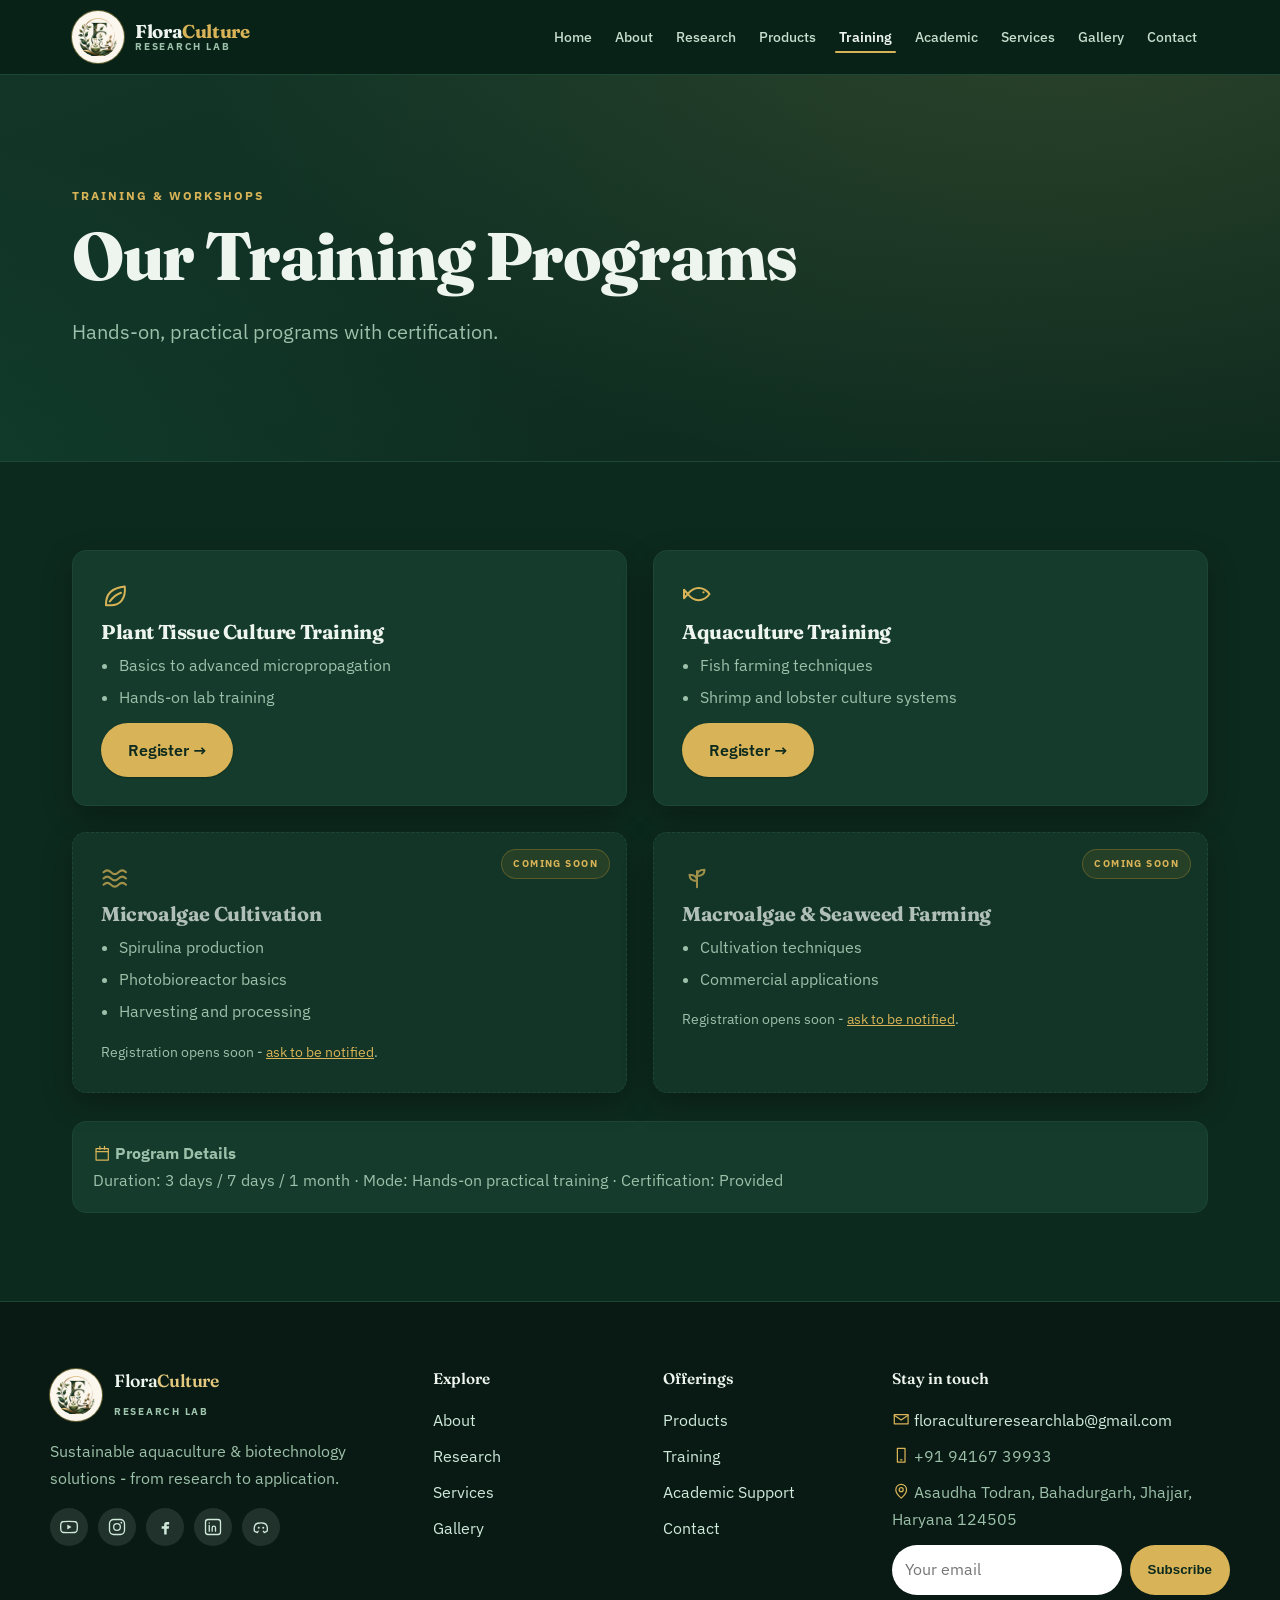
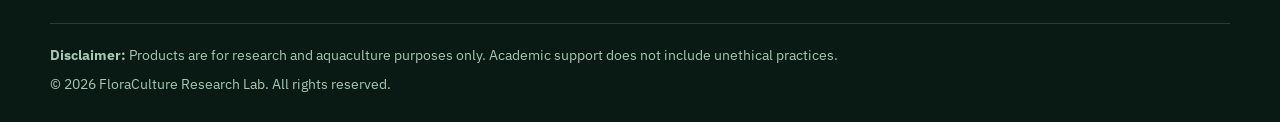
<file: training.html>
<!doctype html>
<html lang="en">
<head>
  <meta charset="utf-8" />
  <meta name="viewport" content="width=device-width, initial-scale=1" />
  <title>Training &amp; Workshops - FloraCulture Research Lab</title>
  <meta name="description" content="Hands-on training in plant tissue culture, aquaculture, microalgae cultivation, and seaweed farming. Certification provided." />
  <link rel="canonical" href="https://floracultureresearchlab.com/training.html" />
  <meta property="og:type" content="website" />
  <meta property="og:site_name" content="FloraCulture Research Lab" />
  <meta property="og:title" content="Training &amp; Workshops - FloraCulture Research Lab" />
  <meta property="og:description" content="Hands-on training in plant tissue culture, aquaculture, microalgae cultivation, and seaweed farming. Certification provided." />
  <meta property="og:url" content="https://floracultureresearchlab.com/training.html" />
  <meta property="og:image" content="https://floracultureresearchlab.com/assets/img/og-cover.jpg" />
  <meta name="twitter:card" content="summary_large_image" />
  <link rel="icon" href="assets/img/favicon-64.png" type="image/png" />
  <link rel="apple-touch-icon" href="assets/img/apple-touch-icon.png" />
  <link rel="preconnect" href="https://fonts.googleapis.com" />
  <link rel="preconnect" href="https://fonts.gstatic.com" crossorigin />
  <link rel="stylesheet" href="https://fonts.googleapis.com/css2?family=Fraunces:opsz,wght@9..144,500;9..144,600;9..144,700&family=IBM+Plex+Sans:wght@400;500;600;700&display=swap" />
  <link rel="stylesheet" href="assets/css/theme.css?v=1" />
  <link rel="stylesheet" href="assets/css/styles.css?v=18" />
</head>
<body>
<svg xmlns="http://www.w3.org/2000/svg" style="display:none" aria-hidden="true">
<symbol id="i-leaf" viewBox="0 0 24 24" fill="none" stroke="currentColor" stroke-width="1.6" stroke-linecap="round" stroke-linejoin="round"><path d="M4 20c0-8 5-13 15-14 1 10-4 15-11 15H4zm3-2c3-4 6-6 9-7"/></symbol>
<symbol id="i-fish" viewBox="0 0 24 24" fill="none" stroke="currentColor" stroke-width="1.6" stroke-linecap="round" stroke-linejoin="round"><path d="M22 12c-2.3 3.3-5.5 4.9-8.7 4.9S7 15.3 4.7 12C7 8.7 10.1 7.1 13.3 7.1S19.7 8.7 22 12z"/><path d="M4.7 12 1.6 8.6v6.8z"/><circle cx="17.2" cy="10.6" r=".9" fill="currentColor" stroke="none"/></symbol>
<symbol id="i-wave" viewBox="0 0 24 24" fill="none" stroke="currentColor" stroke-width="1.6" stroke-linecap="round" stroke-linejoin="round"><path d="M2 9c2-2 4-2 6 0s4 2 6 0 4-2 6 0"/><path d="M2 14c2-2 4-2 6 0s4 2 6 0 4-2 6 0"/><path d="M2 19c2-2 4-2 6 0s4 2 6 0 4-2 6 0"/></symbol>
<symbol id="i-herb" viewBox="0 0 24 24" fill="none" stroke="currentColor" stroke-width="1.6" stroke-linecap="round" stroke-linejoin="round"><path d="M12 21V8"/><path d="M12 12c0-3 2-5 6-5 0 3-2 5-6 5z"/><path d="M12 16c0-3-2-5-6-5 0 3 2 5 6 5z"/></symbol>
<symbol id="i-coral" viewBox="0 0 24 24" fill="none" stroke="currentColor" stroke-width="1.6" stroke-linecap="round" stroke-linejoin="round"><path d="M12 21v-7"/><path d="M12 14c-1-3-4-4-4-8"/><path d="M12 14c1-3 4-4 4-8"/><path d="M8 6V3M16 6V3M12 9V4"/></symbol>
<symbol id="i-microscope" viewBox="0 0 24 24" fill="none" stroke="currentColor" stroke-width="1.6" stroke-linecap="round" stroke-linejoin="round"><path d="M6 20h13"/><path d="M9 20a6 6 0 0 0 8-5"/><path d="M10 17l-2-3 5-3 2 3z"/><path d="M13 11l-2-3 2-1 2 3"/></symbol>
<symbol id="i-flask" viewBox="0 0 24 24" fill="none" stroke="currentColor" stroke-width="1.6" stroke-linecap="round" stroke-linejoin="round"><path d="M10 3v6L5 18a2 2 0 0 0 2 3h10a2 2 0 0 0 2-3l-5-9V3"/><path d="M9 3h6"/><path d="M7.5 14h9"/></symbol>
<symbol id="i-doc" viewBox="0 0 24 24" fill="none" stroke="currentColor" stroke-width="1.6" stroke-linecap="round" stroke-linejoin="round"><path d="M14 3H7a2 2 0 0 0-2 2v14a2 2 0 0 0 2 2h10a2 2 0 0 0 2-2V8z"/><path d="M14 3v5h5"/><path d="M9 13h6M9 17h6"/></symbol>
<symbol id="i-build" viewBox="0 0 24 24" fill="none" stroke="currentColor" stroke-width="1.6" stroke-linecap="round" stroke-linejoin="round"><path d="M3 21h18"/><path d="M6 21V8l6-4 6 4v13"/><path d="M10 21v-6h4v6"/></symbol>
<symbol id="i-cap" viewBox="0 0 24 24" fill="none" stroke="currentColor" stroke-width="1.6" stroke-linecap="round" stroke-linejoin="round"><path d="M12 4L2 9l10 5 10-5z"/><path d="M6 11v5c0 1 3 3 6 3s6-2 6-3v-5"/></symbol>
<symbol id="i-clipboard" viewBox="0 0 24 24" fill="none" stroke="currentColor" stroke-width="1.6" stroke-linecap="round" stroke-linejoin="round"><path d="M9 4h6v3H9z"/><path d="M15 5h3a1 1 0 0 1 1 1v14a1 1 0 0 1-1 1H6a1 1 0 0 1-1-1V6a1 1 0 0 1 1-1h3"/><path d="M9 12h6M9 16h4"/></symbol>
<symbol id="i-handshake" viewBox="0 0 24 24" fill="none" stroke="currentColor" stroke-width="1.6" stroke-linecap="round" stroke-linejoin="round"><path d="M2 12l4-4 4 3 3-1 4 3"/><path d="M22 12l-4 4-3-2"/><path d="M10 11l-2 3 2 2 2-2"/></symbol>
<symbol id="i-target" viewBox="0 0 24 24" fill="none" stroke="currentColor" stroke-width="1.6" stroke-linecap="round" stroke-linejoin="round"><circle cx="12" cy="12" r="8"/><circle cx="12" cy="12" r="4"/><circle cx="12" cy="12" r="1" fill="currentColor" stroke="none"/></symbol>
<symbol id="i-telescope" viewBox="0 0 24 24" fill="none" stroke="currentColor" stroke-width="1.6" stroke-linecap="round" stroke-linejoin="round"><path d="M3 15l11-6 3 5-11 6z"/><path d="M17 9l3-1 1 3-3 1"/><path d="M9 17v4M9 21H6M9 21h3"/></symbol>
<symbol id="i-compass" viewBox="0 0 24 24" fill="none" stroke="currentColor" stroke-width="1.6" stroke-linecap="round" stroke-linejoin="round"><circle cx="12" cy="12" r="9"/><path d="M15 9l-2 6-4 2 2-6z"/></symbol>
<symbol id="i-chart" viewBox="0 0 24 24" fill="none" stroke="currentColor" stroke-width="1.6" stroke-linecap="round" stroke-linejoin="round"><path d="M4 20V10M10 20V4M16 20v-7M22 20H2"/></symbol>
<symbol id="i-pen" viewBox="0 0 24 24" fill="none" stroke="currentColor" stroke-width="1.6" stroke-linecap="round" stroke-linejoin="round"><path d="M4 20l4-1 10-10-3-3L5 16z"/><path d="M15 6l3 3"/></symbol>
<symbol id="i-note" viewBox="0 0 24 24" fill="none" stroke="currentColor" stroke-width="1.6" stroke-linecap="round" stroke-linejoin="round"><path d="M5 4h14v16H5z"/><path d="M9 9h6M9 13h6M9 17h3"/></symbol>
<symbol id="i-palette" viewBox="0 0 24 24" fill="none" stroke="currentColor" stroke-width="1.6" stroke-linecap="round" stroke-linejoin="round"><path d="M12 3a9 9 0 0 0 0 18c1 0 2-1 2-2s-1-2 0-3 3 0 4-1a8 8 0 0 0-6-12z"/><circle cx="8" cy="10" r="1" fill="currentColor" stroke="none"/><circle cx="12" cy="7" r="1" fill="currentColor" stroke="none"/><circle cx="16" cy="10" r="1" fill="currentColor" stroke="none"/></symbol>
<symbol id="i-calendar" viewBox="0 0 24 24" fill="none" stroke="currentColor" stroke-width="1.6" stroke-linecap="round" stroke-linejoin="round"><path d="M4 6h16v15H4z"/><path d="M4 10h16M9 3v4M15 3v4"/></symbol>
<symbol id="i-info" viewBox="0 0 24 24" fill="none" stroke="currentColor" stroke-width="1.6" stroke-linecap="round" stroke-linejoin="round"><circle cx="12" cy="12" r="9"/><path d="M12 11v5"/><circle cx="12" cy="8" r=".9" fill="currentColor" stroke="none"/></symbol>
<symbol id="i-building" viewBox="0 0 24 24" fill="none" stroke="currentColor" stroke-width="1.6" stroke-linecap="round" stroke-linejoin="round"><path d="M4 21V4h10v17"/><path d="M14 21V9h6v12"/><path d="M7 8h4M7 12h4M7 16h4M17 13h1M17 17h1"/><path d="M2 21h20"/></symbol>
<symbol id="i-camera" viewBox="0 0 24 24" fill="none" stroke="currentColor" stroke-width="1.6" stroke-linecap="round" stroke-linejoin="round"><path d="M3 8h4l2-2h6l2 2h4v12H3z"/><circle cx="12" cy="13" r="4"/></symbol>
<symbol id="i-mail" viewBox="0 0 24 24" fill="none" stroke="currentColor" stroke-width="1.6" stroke-linecap="round" stroke-linejoin="round"><path d="M3 6h18v12H3z"/><path d="M3 7l9 6 9-6"/></symbol>
<symbol id="i-phone" viewBox="0 0 24 24" fill="none" stroke="currentColor" stroke-width="1.6" stroke-linecap="round" stroke-linejoin="round"><path d="M7 3h10v18H7z"/><path d="M11 18h2"/></symbol>
<symbol id="i-pin" viewBox="0 0 24 24" fill="none" stroke="currentColor" stroke-width="1.6" stroke-linecap="round" stroke-linejoin="round"><path d="M12 21s7-6 7-11a7 7 0 1 0-14 0c0 5 7 11 7 11z"/><circle cx="12" cy="10" r="2.6"/></symbol>
<symbol id="i-chat" viewBox="0 0 24 24" fill="none" stroke="currentColor" stroke-width="1.6" stroke-linecap="round" stroke-linejoin="round"><path d="M21 12a8 8 0 0 1-8 8H7l-4 3 1-5a8 8 0 1 1 17-6z"/></symbol>
<symbol id="i-link" viewBox="0 0 24 24" fill="none" stroke="currentColor" stroke-width="1.6" stroke-linecap="round" stroke-linejoin="round"><path d="M10 14a4 4 0 0 0 6 .5l2-2a4 4 0 0 0-6-6l-1 1"/><path d="M14 10a4 4 0 0 0-6-.5l-2 2a4 4 0 0 0 6 6l1-1"/></symbol>
<symbol id="i-menu" viewBox="0 0 24 24" fill="none" stroke="currentColor" stroke-width="1.6" stroke-linecap="round" stroke-linejoin="round"><path d="M4 7h16M4 12h16M4 17h16"/></symbol>
<symbol id="i-youtube" viewBox="0 0 24 24" fill="none" stroke="currentColor" stroke-width="1.6" stroke-linecap="round" stroke-linejoin="round"><path d="M22 12s0-3-.4-4.4a2.7 2.7 0 0 0-1.9-1.9C18.3 5.3 12 5.3 12 5.3s-6.3 0-7.7.4a2.7 2.7 0 0 0-1.9 1.9C2 9 2 12 2 12s0 3 .4 4.4a2.7 2.7 0 0 0 1.9 1.9c1.4.4 7.7.4 7.7.4s6.3 0 7.7-.4a2.7 2.7 0 0 0 1.9-1.9C22 15 22 12 22 12z"/><path d="M10 15V9l5 3z" fill="currentColor" stroke="none"/></symbol>
<symbol id="i-instagram" viewBox="0 0 24 24" fill="none" stroke="currentColor" stroke-width="1.6" stroke-linecap="round" stroke-linejoin="round"><rect x="3" y="3" width="18" height="18" rx="5"/><circle cx="12" cy="12" r="4"/><circle cx="17.2" cy="6.8" r="1.1" fill="currentColor" stroke="none"/></symbol>
<symbol id="i-facebook" viewBox="0 0 24 24" fill="none" stroke="currentColor" stroke-width="1.6" stroke-linecap="round" stroke-linejoin="round"><path d="M14 9h3V6h-3c-2 0-3 1.3-3 3.2V11H8v3h3v7h3v-7h2.5l.5-3H14V9.6c0-.4.2-.6.6-.6z" fill="currentColor" stroke="none"/></symbol>
<symbol id="i-linkedin" viewBox="0 0 24 24" fill="none" stroke="currentColor" stroke-width="1.6" stroke-linecap="round" stroke-linejoin="round"><rect x="3" y="3" width="18" height="18" rx="3"/><path d="M7.5 10v7M7.5 7.2v.1M11 17v-4a2 2 0 0 1 4 0v4"/></symbol>
<symbol id="i-discord" viewBox="0 0 24 24" fill="none" stroke="currentColor" stroke-width="1.6" stroke-linecap="round" stroke-linejoin="round"><path d="M8.5 7.5A13 13 0 0 1 12 7a13 13 0 0 1 3.5.5c2 .6 3 1.6 3.5 3 .7 2.2.8 4.6.4 6.4-.9.8-2.2 1.4-3.6 1.7l-.9-1.5"/><path d="M8.6 17.1l-.9 1.5c-1.4-.3-2.7-.9-3.6-1.7-.4-1.8-.3-4.2.4-6.4.5-1.4 1.5-2.4 3.5-3"/><circle cx="9.3" cy="13" r="1.2" fill="currentColor" stroke="none"/><circle cx="14.7" cy="13" r="1.2" fill="currentColor" stroke="none"/></symbol>
</svg>
  <a class="skip-link" href="#main">Skip to content</a>

  <header class="site-header">
    <div class="container nav">
      <a class="brand" href="index.html">
        <img class="brand-logo" src="assets/img/logo-mark.png" alt="" />
        <span class="brand-text">
          <span class="bt-name">Flora<em>Culture</em></span>
          <span class="bt-sub">Research Lab</span>
        </span>
      </a>
      <div class="nav-right">
        <ul class="nav-links" id="nav-links">
          <li><a href="index.html">Home</a></li>
          <li><a href="about.html">About</a></li>
          <li><a href="research.html">Research</a></li>
          <li><a href="products.html">Products</a></li>
          <li><a class="active" href="training.html">Training</a></li>
          <li><a href="academic.html">Academic</a></li>
          <li><a href="services.html">Services</a></li>
          <li><a href="gallery.html">Gallery</a></li>
          <li><a href="contact.html">Contact</a></li>
        </ul>
        <button class="nav-toggle" aria-label="Toggle menu" aria-expanded="false" aria-controls="nav-links"><svg class="ic" aria-hidden="true"><use href="#i-menu"/></svg></button>
      </div>
    </div>
  </header>

  <main id="main">
    <section class="hero">
      <div class="container">
        <p class="eyebrow">Training &amp; Workshops</p>
        <h1>Our Training Programs</h1>
        <p class="lead">Hands-on, practical programs with certification.</p>
      </div>
    </section>

    <section class="section">
      <div class="container">
        <div class="grid cols-2">
          <div class="card">
            <div class="ico"><svg class="ic" aria-hidden="true"><use href="#i-leaf"/></svg></div>
            <h3>Plant Tissue Culture Training</h3>
            <ul><li>Basics to advanced micropropagation</li><li>Hands-on lab training</li></ul>
            <div class="btn-row"><a class="btn" href="contact.html?subject=Training%20registration%20-%20Plant%20Tissue%20Culture">Register →</a></div>
          </div>
          <div class="card">
            <div class="ico"><svg class="ic" aria-hidden="true"><use href="#i-fish"/></svg></div>
            <h3>Aquaculture Training</h3>
            <ul><li>Fish farming techniques</li><li>Shrimp and lobster culture systems</li></ul>
            <div class="btn-row"><a class="btn" href="contact.html?subject=Training%20registration%20-%20Aquaculture">Register →</a></div>
          </div>
          <div class="card is-soon">
            <span class="soon-tag">Coming soon</span>
            <div class="ico"><svg class="ic" aria-hidden="true"><use href="#i-wave"/></svg></div>
            <h3>Microalgae Cultivation</h3>
            <ul><li>Spirulina production</li><li>Photobioreactor basics</li><li>Harvesting and processing</li></ul>
            <p class="soon-note">Registration opens soon - <a href="contact.html?subject=Notify%20me%20-%20Microalgae%20training">ask to be notified</a>.</p>
          </div>
          <div class="card is-soon">
            <span class="soon-tag">Coming soon</span>
            <div class="ico"><svg class="ic" aria-hidden="true"><use href="#i-herb"/></svg></div>
            <h3>Macroalgae &amp; Seaweed Farming</h3>
            <ul><li>Cultivation techniques</li><li>Commercial applications</li></ul>
            <p class="soon-note">Registration opens soon - <a href="contact.html?subject=Notify%20me%20-%20Macroalgae%20training">ask to be notified</a>.</p>
          </div>
        </div>

        <div class="note green" style="margin-top:28px">
          <strong><svg class="ic" aria-hidden="true"><use href="#i-calendar"/></svg> Program Details</strong><br />
          Duration: 3 days / 7 days / 1 month · Mode: Hands-on practical training · Certification: Provided
        </div>

      </div>
    </section>
  </main>

  <footer class="site-footer">
    <div class="container footer-grid">
      <div>
        <a class="footer-logo" href="index.html">
          <img src="assets/img/logo-mark.png" alt="" />
          <span>
            <span class="bt-name">Flora<em>Culture</em></span><br />
            <span class="bt-sub">Research Lab</span>
          </span>
        </a>
        <p style="margin-top:14px;max-width:320px">Sustainable aquaculture &amp; biotechnology solutions - from research to application.</p>
        <div class="socials">
          <a href="https://youtube.com/@floracultureresearchlab" target="_blank" rel="noopener noreferrer" aria-label="YouTube" title="YouTube"><svg class="ic soc" aria-hidden="true"><use href="#i-youtube"/></svg></a>
          <a href="https://www.instagram.com/floracultureresearchlab" target="_blank" rel="noopener noreferrer" aria-label="Instagram" title="Instagram"><svg class="ic soc" aria-hidden="true"><use href="#i-instagram"/></svg></a>
          <a href="https://www.facebook.com/share/1K1VH892jU/" target="_blank" rel="noopener noreferrer" aria-label="Facebook" title="Facebook"><svg class="ic soc" aria-hidden="true"><use href="#i-facebook"/></svg></a>
          <a href="https://www.linkedin.com/in/floraculture-research-lab-23937442b" target="_blank" rel="noopener noreferrer" aria-label="LinkedIn" title="LinkedIn"><svg class="ic soc" aria-hidden="true"><use href="#i-linkedin"/></svg></a>
          <a href="https://discord.gg/sw5f4sZqZ" target="_blank" rel="noopener noreferrer" aria-label="Discord" title="Discord"><svg class="ic soc" aria-hidden="true"><use href="#i-discord"/></svg></a>
        </div>
      </div>
      <div>
        <h4>Explore</h4>
        <ul>
          <li><a href="about.html">About</a></li>
          <li><a href="research.html">Research</a></li>
          <li><a href="services.html">Services</a></li>
          <li><a href="gallery.html">Gallery</a></li>
        </ul>
      </div>
      <div>
        <h4>Offerings</h4>
        <ul>
          <li><a href="products.html">Products</a></li>
          <li><a href="training.html">Training</a></li>
          <li><a href="academic.html">Academic Support</a></li>
          <li><a href="contact.html">Contact</a></li>
        </ul>
      </div>
      <div>
        <h4>Stay in touch</h4>
        <ul>
          <li><svg class="ic" aria-hidden="true"><use href="#i-mail"/></svg> <a href="mailto:floracultureresearchlab@gmail.com">floracultureresearchlab@gmail.com</a></li>
          <li><svg class="ic" aria-hidden="true"><use href="#i-phone"/></svg> +91 94167 39933</li>
          <li><svg class="ic" aria-hidden="true"><use href="#i-pin"/></svg> Asaudha Todran, Bahadurgarh, Jhajjar, Haryana 124505</li>
        </ul>
        <form class="newsletter" onsubmit="return false">
          <input type="email" placeholder="Your email" aria-label="Email for newsletter" />
          <button type="submit">Subscribe</button>
        </form>
      </div>
    </div>
    <div class="container disclaimer">
      <p><strong>Disclaimer:</strong> Products are for research and aquaculture purposes only. Academic support does not include unethical practices.</p>
      <p>© <span id="year">2026</span> FloraCulture Research Lab. All rights reserved.</p>
    </div>
  </footer>

  <script src="assets/js/main.js?v=13"></script>
</body>
</html>
</file>
<file: assets/css/theme.css>
/* ============================================================
   FloraCulture Research Lab - theme palette
   ------------------------------------------------------------
   Every colour, radius and typeface the site uses is declared
   here. styles.css contains structure only and reads these
   variables, so a whole re-skin is a change to this file alone.

   ACTIVE THEME: Deep Canopy.

   To switch themes, add the theme's attribute to <html>, e.g.
       <html lang="en" data-theme="herbarium">
   Leaving it off gives you Deep Canopy.
   ============================================================ */

:root {
  /* ---- Brand constants (from the logo - never change per theme) ---- */
  --brand-green: #1b5e3f;
  --brand-gold: #b8912f;

  /* ---- Typography ---- */
  --display: "Fraunces", Georgia, "Times New Roman", serif;
  --font: "IBM Plex Sans", -apple-system, BlinkMacSystemFont, "Segoe UI", Roboto,
    Helvetica, Arial, sans-serif;

  /* ---- Geometry ---- */
  --radius: 14px;
  --radius-pill: 999px;
  --maxw: 1180px;

  /* ============ Deep Canopy (default) ============
     Dark forest ground. Photographs glow against it and the
     gold reads as metal rather than mustard. */

  /* Surfaces, back to front */
  --ground: #0d2a1e;     /* page background          */
  --panel: #123527;      /* alternating sections     */
  --card: #143b2b;       /* cards, inputs, tiles     */
  --card-hi: #1a4735;    /* hover / emphasis         */
  --deep: #081a13;       /* footer, feature bands    */
  --line: #1d4634;       /* borders and rules        */

  /* Text */
  --ink: #eef5ef;        /* headings and body        */
  --muted: #9dc0aa;      /* secondary text           */
  --nav: #c6dccd;        /* nav links at rest        */

  /* Accents */
  --gold: #d8b357;       /* primary accent + buttons */
  --gold-light: #e5c87f; /* hover                    */
  --gold-deep: #b8912f;  /* on light surfaces        */
  --on-gold: #0d2a1e;    /* text on a gold fill      */
  --green: #1b5e3f;
  --green-dark: #0a2118;
  --teal: #17a07f;
  --teal-dark: #0f6b4f;
  --lime: #8fbf9e;
  --cream: #fbf7ee;      /* logo plaque only         */

  /* Aliases kept so older rules keep resolving */
  --sand: var(--ground);
  --accent-soft: var(--panel);

  --shadow: 0 10px 30px rgba(0, 0, 0, .28);
  --shadow-lg: 0 24px 60px rgba(0, 0, 0, .42);

  /* Overlay used on photo captions and hero slides */
  --overlay-strong: rgba(8, 26, 19, .88);
  --overlay-soft: rgba(8, 26, 19, .28);
}

/* ============ Cream & Gold (the original light theme) ============ */
:root[data-theme="cream"] {
  --ground: #f8f7f1;
  --panel: #eef4ea;
  --card: #ffffff;
  --card-hi: #e9f3ec;
  --deep: #0a2118;
  --line: #e4ede7;
  --ink: #16221c;
  --muted: #586b60;
  --nav: #16221c;
  --gold: #b8912f;
  --gold-light: #d8b357;
  --gold-deep: #96741f;
  --on-gold: #ffffff;
  --shadow: 0 10px 30px rgba(16, 59, 41, .08);
  --shadow-lg: 0 24px 60px rgba(16, 59, 41, .14);
  --display: -apple-system, BlinkMacSystemFont, "Segoe UI", Roboto, sans-serif;
}

/* ============ Herbarium (ivory botanical plate) ============ */
:root[data-theme="herbarium"] {
  --ground: #f3efe4;
  --panel: #ede8d9;
  --card: #f8f5ec;
  --card-hi: #efe9d8;
  --deep: #24301f;
  --line: #ddd3ba;
  --ink: #24301f;
  --muted: #7d8b6a;
  --nav: #4a5842;
  --gold: #a8862c;
  --gold-light: #c2a047;
  --gold-deep: #8a6d1f;
  --on-gold: #f8f5ec;
  --shadow: 0 8px 24px rgba(36, 48, 31, .09);
  --shadow-lg: 0 20px 50px rgba(36, 48, 31, .16);
  --display: "Newsreader", Georgia, serif;
  --radius: 4px;
}

/* ============ Clean Lab (white, technical) ============ */
:root[data-theme="lab"] {
  --ground: #ffffff;
  --panel: #f4f7f5;
  --card: #ffffff;
  --card-hi: #eef3f0;
  --deep: #0f2a1e;
  --line: #e8ece9;
  --ink: #0f2a1e;
  --muted: #6b7a72;
  --nav: #0f2a1e;
  --gold: #0f6b4f;
  --gold-light: #17a07f;
  --gold-deep: #0b5340;
  --on-gold: #ffffff;
  --shadow: 0 6px 18px rgba(15, 42, 30, .07);
  --shadow-lg: 0 18px 44px rgba(15, 42, 30, .12);
  --display: "IBM Plex Sans", -apple-system, sans-serif;
  --radius: 4px;
}
</file>
<file: assets/css/styles.css>
/* FloraCulture Research Lab - shared stylesheet.
   Theme driven by CSS custom properties below - change colors in one place. */

/* Design tokens live in theme.css - loaded before this file. */

* { box-sizing: border-box; }
html { scroll-behavior: smooth; }
body {
  margin: 0; font-family: var(--font); color: var(--ink); background: var(--ground);
  line-height: 1.7; -webkit-font-smoothing: antialiased;
}
img { max-width: 100%; display: block; }
a { color: var(--gold); }

h1, h2, h3 { line-height: 1.14; color: var(--ink); margin: 0 0 .5em; letter-spacing: -.02em;
  font-family: var(--display); font-weight: 600; }
h1 { font-size: clamp(2.3rem, 5.5vw, 4.2rem); font-weight: 800; }
h2 { font-size: clamp(1.8rem, 3.6vw, 2.8rem); font-weight: 800; }
h3 { font-size: 1.25rem; font-weight: 700; }
p { margin: 0 0 1rem; }

.container { width: 100%; max-width: var(--maxw); margin: 0 auto; padding: 0 22px; }

/* ---------- Header / Nav ---------- */
.site-header {
  position: sticky; top: 0; z-index: 50;
  background: rgba(10,33,24,.86); backdrop-filter: saturate(160%) blur(10px);
  border-bottom: 1px solid var(--line);
}
.nav { display: flex; align-items: center; justify-content: space-between; min-height: 74px; gap: 16px; }
.brand { min-width: 0; }
.brand-text { min-width: 0; }
.brand { display: flex; align-items: center; gap: 11px; font-weight: 800;
  color: var(--ink); text-decoration: none; font-size: 1.2rem; letter-spacing: -.02em; }
.brand .logo {
  width: 38px; height: 38px; border-radius: 11px;
  background: linear-gradient(135deg, var(--green), var(--teal));
  display: grid; place-items: center; color: #fff; font-size: 1.2rem;
}
/* Header and footer marks share one treatment: the emblem is dark green, so it
   needs a light disc to read on the canopy ground. */
.brand-logo, .footer-logo img {
  width: 52px; height: 52px; flex: none; display: block;
  object-fit: contain; padding: 6px; border-radius: 50%;
  background: var(--cream); box-shadow: 0 0 0 1px rgba(216,179,87,.45);
}
.brand-text { display: flex; flex-direction: column; line-height: 1.05; }
.brand-text .bt-name { font-size: 1.16rem; font-weight: 700; color: var(--ink); letter-spacing: -.02em;
  font-family: var(--display); }
.brand-text .bt-name em { font-style: normal; color: var(--gold); }
.brand-text .bt-sub { font-size: .62rem; font-weight: 700; letter-spacing: .18em;
  text-transform: uppercase; color: var(--muted); }
@media (max-width: 560px) {
  .brand-logo { width: 44px; height: 44px; }
  .brand-text .bt-name { font-size: 1rem; }
  .brand-text .bt-sub { font-size: .56rem; letter-spacing: .14em; }
}
@media (max-width: 380px) { .brand-text { display: none; } }
.footer-logo { display: flex; align-items: center; gap: 12px; text-decoration: none; }

.footer-logo .bt-name { font-size: 1.1rem; font-weight: 600; color: var(--ink);
  letter-spacing: -.02em; font-family: var(--display); }
.footer-logo .bt-name em { font-style: normal; color: var(--gold-light); }
.footer-logo .bt-sub { font-size: .6rem; font-weight: 700; letter-spacing: .18em;
  text-transform: uppercase; color: #9fc4ae; }
.nav-right { display: flex; align-items: center; gap: 10px; flex-wrap: nowrap; }
.nav-links { display: flex; align-items: center; gap: 1px; list-style: none; margin: 0; padding: 0;
  flex-wrap: nowrap; white-space: nowrap; }
.nav-links a {
  position: relative; text-decoration: none; color: var(--nav);
  font-weight: 500; font-size: .9rem; padding: 8px 4px; margin: 0 7px;
  border-radius: 4px; background: none;
  transition: color .18s ease;
}
/* Hairline indicator that grows from the centre - no filled block. */
.nav-links a::after {
  content: ""; position: absolute; left: 0; right: 0; bottom: 1px; height: 2px;
  border-radius: 2px; background: var(--gold);
  transform: scaleX(0); transform-origin: center;
  transition: transform .22s cubic-bezier(.4, 0, .2, 1);
}
.nav-links a:hover { color: var(--ink); }
.nav-links a:hover::after { transform: scaleX(.55); }
.nav-links a.active { color: var(--ink); font-weight: 600; }
.nav-links a.active::after { transform: scaleX(1); }
/* Keyboard focus stays visible; taps don't leave a grey box behind. */
.nav-links a:focus-visible, .brand:focus-visible, .btn:focus-visible,
.btn-outline:focus-visible, .arrow-link:focus-visible, .explore-card:focus-visible {
  outline: 2px solid var(--gold); outline-offset: 3px; border-radius: 6px;
}
a, button { -webkit-tap-highlight-color: transparent; }
.btn.nav-cta { display: inline-flex; padding: 10px 18px; font-size: .9rem; white-space: nowrap; }
.nav-toggle {
  display: none; border: 1px solid var(--line); background: var(--card); border-radius: 10px;
  padding: 9px 11px; font-size: 1.2rem; cursor: pointer; line-height: 1;
}
@media (max-width: 1080px) {
  .nav-toggle { display: block; order: 3; }
  .nav-right { gap: 8px; }
  .btn.nav-cta, .nav-cta { display: none; }
  .nav-links {
    display: none; position: absolute; left: 0; right: 0; top: 100%;
    flex-direction: column; align-items: stretch; gap: 0;
    background: var(--deep); border-top: 1px solid var(--line);
    border-bottom: 1px solid var(--line); padding: 6px 0 10px;
    box-shadow: var(--shadow-lg);
  }
  .nav-links.open { display: flex; }
  /* Full-bleed rows: a chip sized to the word looks stranded in a full-width sheet. */
  .nav-links li { border-bottom: 1px solid rgba(255,255,255,.045); }
  .nav-links li:last-child { border-bottom: 0; }
  .nav-links a {
    display: block; padding: 14px 22px; margin: 0; border-radius: 0;
    border-left: 3px solid transparent; font-size: .98rem;
  }
  .nav-links a::after { display: none; }
  .nav-links a:hover { background: rgba(255,255,255,.04); }
  .nav-links a.active {
    background: rgba(216,179,87,.09); border-left-color: var(--gold);
    color: var(--gold); font-weight: 600;
  }
  .site-header { position: relative; }
}

/* ---------- Buttons ---------- */
.btn, .btn-outline {
  --ease: cubic-bezier(.34, 1.2, .5, 1);
  position: relative; overflow: hidden;
  display: inline-flex; align-items: center; gap: 9px; text-decoration: none; font-weight: 600;
  padding: 13px 26px; border-radius: var(--radius-pill); cursor: pointer;
  border: 1px solid transparent; font-size: .97rem; letter-spacing: -.01em;
  transition: transform .22s var(--ease), box-shadow .22s ease,
              background-color .2s ease, border-color .2s ease, color .2s ease;
}
/* Sheen sweeps across on hover instead of the button just changing colour. */
.btn::before, .btn-outline::before {
  content: ""; position: absolute; inset: 0;
  background: linear-gradient(110deg, transparent 20%, rgba(255,255,255,.28) 50%, transparent 80%);
  transform: translateX(-120%); transition: transform .55s var(--ease);
}
.btn:hover::before, .btn-outline:hover::before { transform: translateX(120%); }
.btn { background: var(--gold); color: var(--on-gold); box-shadow: 0 1px 2px rgba(0,0,0,.24); }
.btn:hover {
  background: var(--gold-light); transform: translateY(-2px);
  box-shadow: 0 10px 24px rgba(216,179,87,.26), 0 2px 6px rgba(0,0,0,.28);
}
.btn:active { transform: translateY(0) scale(.985); box-shadow: 0 1px 2px rgba(0,0,0,.3); }
.btn-outline { background: transparent; color: var(--ink); border-color: var(--line); }
.btn-outline:hover {
  background: var(--card-hi); border-color: var(--gold); transform: translateY(-2px);
  box-shadow: 0 8px 20px rgba(0,0,0,.22);
}
.btn-outline:active { transform: translateY(0) scale(.985); }
.arrow-link .ic, .arrow-link svg { transition: transform .22s var(--ease); }
.arrow-link:hover { color: var(--gold-light); }
.btn-row { display: flex; flex-wrap: wrap; gap: 14px; margin-top: 12px; }
.arrow-link { font-weight: 600; text-decoration: none; color: var(--gold); display: inline-flex; gap: 6px; align-items: center; }
.arrow-link:hover { gap: 10px; }

/* ---------- Sections ---------- */
.section { padding: 88px 0; }
.section.tight { padding: 56px 0; }
.section.alt { background: var(--panel); }
.section.dark { background: #081a13; color: var(--muted); }
.section.dark h2, .section.dark h3 { color: var(--ink); }
.section-head { max-width: 760px; margin-bottom: 48px; }
.section-head h2::after {
  content: ""; display: block; width: 62px; height: 3px; border-radius: 2px;
  margin-top: 18px; background: linear-gradient(90deg, var(--gold), var(--gold-light));
}
.section-head.center h2::after { margin-left: auto; margin-right: auto; }
.section.dark .section-head h2::after { background: linear-gradient(90deg, var(--gold-light), var(--lime)); }
.section-head.center { margin-left: auto; margin-right: auto; text-align: center; }
.eyebrow { text-transform: uppercase; letter-spacing: .16em; font-size: .78rem;
  font-weight: 700; color: var(--gold); margin: 0 0 12px; }

/* ---------- Hero ---------- */
.hero {
  position: relative; overflow: hidden;
  background:
    radial-gradient(900px 500px at 85% -20%, rgba(216,179,87,.14), transparent),
    radial-gradient(700px 400px at -10% 120%, rgba(23,160,127,.12), transparent),
    linear-gradient(160deg, var(--panel) 0%, var(--ground) 100%);
  padding: 110px 0 96px; border-bottom: 1px solid var(--line);
}
.hero h1 { margin-bottom: .3em; max-width: 16ch; }
.hero .lead { font-size: 1.24rem; color: var(--muted); max-width: 620px; }
.pill-row { display: flex; flex-wrap: wrap; gap: 10px; margin: 26px 0; }
.pill { background: var(--card); border: 1px solid var(--line); border-radius: var(--radius-pill);
  padding: 9px 16px; font-weight: 600; font-size: .92rem; box-shadow: var(--shadow); }
.page-hero { padding: 84px 0 64px; }
.page-hero h1 { max-width: none; }

/* Photo hero (TiCi-style): add class="hero photo" + drop assets/img/hero.jpg.
   Full-bleed image, dark overlay, white text. */
.hero.photo {
  background:
    linear-gradient(180deg, rgba(8,30,20,.55), rgba(8,30,20,.75)),
    url("../img/hero.jpg") center/cover no-repeat;
  border-bottom: 0;
}
.hero.photo h1, .hero.photo .eyebrow { color: #fff; }
.hero.photo .lead { color: #e7f3ec; }
.hero.photo .pill { background: rgba(255,255,255,.14); border-color: rgba(255,255,255,.25); color: #fff; }
.hero.photo .btn-outline { background: transparent; color: #fff; border-color: rgba(255,255,255,.6); }
.hero.photo .btn-outline:hover { background: rgba(255,255,255,.14); }

/* ---------- Stats band ---------- */
.stats { display: grid; grid-template-columns: repeat(4, 1fr); gap: 24px; }
@media (max-width: 700px) { .stats { grid-template-columns: repeat(2, 1fr); } }
.stat { text-align: center; }
.stat .num { font-size: clamp(2.2rem, 5vw, 3.4rem); font-weight: 800; color: var(--teal);
  letter-spacing: -.03em; line-height: 1; }
.section.dark .stat .num { color: var(--lime); }
.stat .label { font-weight: 600; color: var(--muted); margin-top: 8px; }
.section.dark .stat .label { color: #bcd6c8; }

/* ---------- Cards / Grid ---------- */
.grid { display: grid; gap: 26px; }
.grid.cols-2 { grid-template-columns: repeat(2, 1fr); }
.grid.cols-3 { grid-template-columns: repeat(3, 1fr); }
.grid.cols-4 { grid-template-columns: repeat(4, 1fr); }
@media (max-width: 920px) { .grid.cols-3, .grid.cols-4 { grid-template-columns: repeat(2, 1fr); } }
@media (max-width: 600px) { .grid.cols-2, .grid.cols-3, .grid.cols-4 { grid-template-columns: 1fr; } }

.card {
  background: var(--card); border: 1px solid var(--line); border-radius: var(--radius);
  padding: 28px; box-shadow: var(--shadow); height: 100%;
  transition: transform .15s ease, box-shadow .2s ease;
}
.card.lift:hover { transform: translateY(-6px); box-shadow: var(--shadow-lg); }
.card .ico { font-size: 2rem; margin-bottom: 12px; }
.card h3 { margin-bottom: .4em; }
.card ul { margin: .5rem 0 0; padding-left: 1.1rem; color: var(--muted); }
.card ul li { margin-bottom: 5px; }
.card .arrow-link { margin-top: 14px; }

/* Media card (image/gradient top) */
.media-card { padding: 0; overflow: hidden; }
.media-card .thumb {
  aspect-ratio: 16/10; display: grid; place-items: center; font-size: 2.4rem;
  background: linear-gradient(135deg, #d7f0e3, #c3e8dd);
}
.media-card .thumb.v2 { background: linear-gradient(135deg, #d9efd0, #bfe6d6); }
.media-card .thumb.v3 { background: linear-gradient(135deg, #cdeae6, #d8efd5); }
.media-card img.thumb { width: 100%; object-fit: cover; }
.media-card .body { padding: 22px 24px 26px; }

/* Split section: image beside text (TiCi-style) */
.split { display: grid; grid-template-columns: 1fr 1fr; gap: 48px; align-items: center; }
@media (max-width: 820px) { .split { grid-template-columns: 1fr; gap: 28px; } }
.split img { width: 100%; border-radius: var(--radius); box-shadow: var(--shadow-lg); aspect-ratio: 4/3; object-fit: cover; }

/* ---------- Notes / callouts ---------- */
.note { background: rgba(216,179,87,.08); border: 1px solid rgba(216,179,87,.32);
  border-radius: 14px; padding: 18px 20px; color: #e8d9ae; }
.note.green { background: var(--card); border-color: var(--line); color: var(--muted); }

/* ---------- Founders ---------- */
.founders { display: grid; grid-template-columns: repeat(auto-fit, minmax(320px, 1fr)); gap: 24px; }
@media (max-width: 600px) { .founders { grid-template-columns: 1fr; } }
.founder { display: flex; gap: 18px; align-items: center; }
.avatar { flex: 0 0 64px; width: 64px; height: 64px; border-radius: 50%;
  background: linear-gradient(135deg, var(--gold-deep), var(--gold));
  color: var(--on-gold); display: grid; place-items: center; font-weight: 700;
  font-size: 1.3rem; font-family: var(--display); }

/* ---------- Gallery ---------- */
.gallery-grid { display: grid; grid-template-columns: repeat(4, 1fr); gap: 18px; margin-bottom: 46px; }
@media (max-width: 980px) { .gallery-grid { grid-template-columns: repeat(3, 1fr); } }
@media (max-width: 700px) { .gallery-grid { grid-template-columns: repeat(2, 1fr); } }
@media (max-width: 460px) { .gallery-grid { grid-template-columns: 1fr; } }
.tile { aspect-ratio: 4/3; border-radius: 16px; border: 1px solid var(--line);
  background: var(--card);
  display: grid; place-items: center; color: var(--muted); font-weight: 600;
  text-align: center; padding: 12px; }

/* ---------- Testimonials carousel ---------- */
.carousel { position: relative; }
.carousel-track { display: flex; gap: 24px; overflow-x: auto; scroll-snap-type: x mandatory;
  padding: 6px 2px 18px; scrollbar-width: none; }
.carousel-track::-webkit-scrollbar { display: none; }
.quote { scroll-snap-align: start; flex: 0 0 clamp(280px, 80%, 420px);
  background: var(--card); border: 1px solid var(--line); border-radius: var(--radius);
  padding: 28px; box-shadow: var(--shadow); }
.quote p { font-size: 1.05rem; }
.quote .who { display: flex; align-items: center; gap: 12px; margin-top: 16px; }
.quote .who .avatar { flex: 0 0 44px; width: 44px; height: 44px; font-size: 1rem; }
.quote .who b { display: block; color: var(--ink); }
.quote .who span { font-size: .88rem; color: var(--muted); }
.carousel-btns { display: flex; gap: 10px; margin-top: 8px; }
.carousel-btns button { width: 44px; height: 44px; border-radius: 50%; border: 1px solid var(--line);
  background: var(--card); cursor: pointer; font-size: 1.1rem; color: var(--ink); }
.carousel-btns button:hover { background: var(--accent-soft); border-color: var(--teal); }

/* ---------- FAQ accordion ---------- */
.faq { max-width: 820px; margin: 0 auto; }
.faq-item { border: 1px solid var(--line); border-radius: 14px; background: var(--card); margin-bottom: 14px; overflow: hidden; }
.faq-q { width: 100%; text-align: left; background: none; border: 0; cursor: pointer;
  padding: 20px 22px; font-size: 1.05rem; font-weight: 600; color: var(--ink);
  font-family: var(--display);
  display: flex; justify-content: space-between; align-items: center; gap: 16px; }
.faq-q .chev { transition: transform .2s ease; flex: 0 0 auto; }
.faq-item.open .faq-q .chev { transform: rotate(180deg); }
.faq-a { max-height: 0; overflow: hidden; transition: max-height .25s ease; }
.faq-a div { padding: 0 22px 20px; color: var(--muted); }

/* ---------- Contact ---------- */
.contact-grid { display: grid; grid-template-columns: 1.2fr 1fr; gap: 36px; align-items: start; }
@media (max-width: 860px) { .contact-grid { grid-template-columns: 1fr; } }
.form-field { margin-bottom: 18px; }
.form-field label { display: block; font-weight: 600; margin-bottom: 7px; font-size: .92rem; }
.form-field input, .form-field select, .form-field textarea {
  width: 100%; padding: 13px 15px; border: 1px solid var(--line); border-radius: 12px;
  font: inherit; background: var(--card); color: var(--ink); }
.form-field input:focus, .form-field select:focus, .form-field textarea:focus {
  outline: 3px solid rgba(20,160,152,.25); border-color: var(--teal); }
.form-field textarea { min-height: 140px; resize: vertical; }
.form-msg { margin-top: 12px; font-weight: 600; }
.contact-info p { margin-bottom: 16px; }
.wa-btn { background: #25d366; color: #073d22; }
.wa-btn:hover { background: #1fb858; }
.map-embed { width: 100%; aspect-ratio: 16/9; border: 1px solid var(--line); border-radius: 14px;
  background: var(--accent-soft); display: grid; place-items: center; color: var(--muted);
  text-align: center; padding: 16px; }

/* ---------- CTA band ---------- */
.cta-band { background: linear-gradient(135deg, #0a2118, #17553d); border: 1px solid var(--line); color: var(--ink);
  border-radius: 24px; padding: 56px; text-align: center; }
.cta-band h2 { color: var(--ink); }
.cta-band p { color: var(--muted); max-width: 560px; margin: 0 auto 24px; font-size: 1.08rem; }
/* On the band's own gradient the neutral outline button disappears - give it the gold fill. */
.cta-band .btn-outline {
  background: var(--gold); color: var(--on-gold); border-color: var(--gold); font-weight: 600;
}
.cta-band .btn-outline:hover { background: var(--gold-light); border-color: var(--gold-light); }
@media (max-width: 600px) { .cta-band { padding: 40px 24px; } }

/* ---------- Focus & accessibility ---------- */
:focus-visible { outline: 2px solid var(--gold); outline-offset: 3px; }
.skip-link { position: absolute; left: -999px; top: 0; background: var(--card); padding: 10px 16px;
  border-radius: 0 0 8px 0; z-index: 100; }
.skip-link:focus { left: 0; }

/* ---------- Footer ---------- */
.site-footer { background: #081a13; color: var(--muted); margin-top: 0; border-top: 1px solid var(--line); }
.site-footer a { color: #cfe9db; text-decoration: none; }
.site-footer a:hover { color: var(--gold); }
.footer-grid { display: grid; grid-template-columns: 1.8fr 1fr 1fr 1.4fr; gap: 36px; padding: 64px 0 28px; }
@media (max-width: 880px) { .footer-grid { grid-template-columns: 1fr 1fr; gap: 28px; } }
@media (max-width: 560px) { .footer-grid { grid-template-columns: 1fr; } }
.site-footer h4 { color: var(--ink); margin: 0 0 14px; font-size: .96rem;
  font-family: var(--display); font-weight: 600; }
.site-footer ul { list-style: none; margin: 0; padding: 0; }
.site-footer ul li { margin-bottom: 9px; }
.socials { display: flex; gap: 10px; margin-top: 14px; }
.socials a { width: 38px; height: 38px; border-radius: 50%; background: rgba(255,255,255,.1);
  display: grid; place-items: center; font-size: 1.05rem; }
.socials a:hover { background: rgba(255,255,255,.22); }
.newsletter { display: flex; gap: 8px; margin-top: 12px; }
.newsletter input { flex: 1; padding: 11px 13px; border-radius: var(--radius-pill); border: 0; font: inherit; }
.newsletter button { border: 0; border-radius: var(--radius-pill); padding: 11px 18px; font-weight: 700;
  background: var(--gold); color: #0d2a1e; cursor: pointer; }
.newsletter button:hover { background: var(--gold-light); color: var(--on-gold); }
.disclaimer { border-top: 1px solid rgba(255,255,255,.15); padding: 20px 0; font-size: .85rem; color: #a9c7b6; }
.disclaimer p { margin: 0 0 6px; }

/* ---------- Utility ---------- */
.lead { font-size: 1.15rem; color: var(--muted); }
.mt0 { margin-top: 0; }
.center { text-align: center; }
.taglines { display: flex; flex-wrap: wrap; gap: 12px; justify-content: center; }
.tagline { font-style: italic; color: var(--ink); background: var(--card);
  border: 1px solid var(--line); border-radius: var(--radius-pill); padding: 8px 18px; box-shadow: var(--shadow); }

/* ---------- Hero slider (home page) ---------- */
.hero-slider { position: relative; overflow: hidden; background: var(--green-dark); }
/* Track slides sideways: the whole strip shifts by one slide width. */
.hero-slider .slides {
  display: flex; height: clamp(420px, 62vh, 620px);
  transition: transform .62s cubic-bezier(.45, .05, .25, 1);
  will-change: transform;
}
.hero-slide { position: relative; flex: 0 0 100%; width: 100%; height: 100%; }
.hero-slide img { width: 100%; height: 100%; object-fit: cover; }
.hero-slide::after {
  content: ""; position: absolute; inset: 0;
  background:
    linear-gradient(90deg, rgba(16,59,41,.88) 0%, rgba(16,59,41,.62) 42%, rgba(16,59,41,.28) 100%),
    linear-gradient(0deg, rgba(16,59,41,.62) 0%, rgba(16,59,41,0) 55%);
}
.hero-slide .slide-caption {
  position: absolute; z-index: 2; left: 0; right: 0; bottom: 0;
  padding: 0 22px 74px; max-width: var(--maxw); margin: 0 auto;
}
.hero-slide .slide-caption .sci {
  font-style: italic; font-size: clamp(1.6rem, 4vw, 2.9rem); font-weight: 800;
  color: #fff; margin: 0 0 6px; letter-spacing: -.02em; line-height: 1.1;
}
.hero-slide .slide-caption .common {
  color: var(--gold-light); font-weight: 700; font-size: .74rem;
  letter-spacing: .2em; text-transform: uppercase; margin: 0 0 10px;
}
.hero-slide .slide-caption .slide-note { color: #f0f7f2; max-width: 480px; margin: 0;
  font-size: 1.02rem; text-shadow: 0 1px 12px rgba(0,0,0,.45); }

.hero-slider .slider-nav {
  position: absolute; z-index: 3; top: 50%; transform: translateY(-50%);
  width: 46px; height: 46px; border-radius: 50%; cursor: pointer;
  border: 1px solid rgba(255,255,255,.45); background: rgba(16,59,41,.35);
  color: #fff; font-size: 1.15rem; display: grid; place-items: center;
  backdrop-filter: blur(6px); transition: background .2s, border-color .2s;
}
.hero-slider .slider-nav:hover { background: rgba(255,255,255,.22); border-color: #fff; }
.hero-slider .slider-nav.prev { left: 18px; }
.hero-slider .slider-nav.next { right: 18px; }

.hero-slider .slider-dots {
  position: absolute; z-index: 3; bottom: 26px; left: 0; right: 0;
  display: flex; justify-content: center; gap: 9px;
}
.hero-slider .slider-dots button {
  width: 30px; height: 4px; border: 0; border-radius: 999px; padding: 0; cursor: pointer;
  background: rgba(255,255,255,.35); transition: background .25s;
}
.hero-slider .slider-dots button[aria-current="true"] { background: var(--gold-light); }
@media (max-width: 560px) {
  .hero-slider .slides { height: clamp(340px, 56vh, 460px); }
  .hero-slide .slide-caption { padding-bottom: 62px; }
  .hero-slider .slider-nav { width: 38px; height: 38px; }
  .hero-slider .slider-nav.prev { left: 8px; }
  .hero-slider .slider-nav.next { right: 8px; }
}
@media (prefers-reduced-motion: reduce) { .hero-slider .slides { transition: none; } }

/* ---------- Facility tour ---------- */
.facility-grid { display: grid; grid-template-columns: 1fr 1fr; gap: 30px; }
@media (max-width: 780px) { .facility-grid { grid-template-columns: 1fr; gap: 24px; } }
.facility { margin: 0; }
.facility img {
  width: 100%; aspect-ratio: 16/7; object-fit: cover;
  border-radius: var(--radius); border: 1px solid rgba(216,179,87,.28);
}
.facility figcaption { padding: 16px 2px 0; }
.facility .step {
  display: inline-block; font-size: .68rem; font-weight: 800; letter-spacing: .2em;
  text-transform: uppercase; color: var(--gold-light); margin-bottom: 8px;
}
.facility h3 { margin: 0 0 8px; }
.facility p { margin: 0; color: #cfe2d6; font-size: .96rem; }
.section.dark .section-head .lead { color: #cfe2d6; }

/* ---------- Feedback form (home) ---------- */
.feedback-form { max-width: 720px; margin: 0 auto; }
.feedback-form .form-row { display: grid; grid-template-columns: 1fr 1fr; gap: 18px; }
@media (max-width: 600px) { .feedback-form .form-row { grid-template-columns: 1fr; gap: 0; } }
.feedback-form .btn-row { justify-content: center; margin-top: 18px; }
.form-msg { margin-top: 12px; font-weight: 600; text-align: center; }

/* ---------- Home "where to next" router ---------- */
.explore-grid { display: grid; grid-template-columns: repeat(3, 1fr); gap: 18px; }
@media (max-width: 860px) { .explore-grid { grid-template-columns: repeat(2, 1fr); } }
@media (max-width: 520px) { .explore-grid { grid-template-columns: 1fr; } }
.explore-card {
  display: flex; align-items: center; gap: 14px; text-decoration: none;
  background: var(--card); border: 1px solid var(--line); border-radius: var(--radius);
  padding: 18px 20px; color: var(--ink); transition: transform .12s ease, box-shadow .18s ease, border-color .18s ease;
}
.explore-card:hover { transform: translateY(-2px); box-shadow: var(--shadow); border-color: var(--gold); background: var(--card-hi); }
.explore-card .ico { font-size: 1.6rem; flex: none; }
.explore-card b { display: block; color: var(--ink); font-size: 1.02rem; margin-bottom: 2px; }
.explore-card span span, .explore-card > span:last-child { font-size: .88rem; color: var(--muted); line-height: 1.45; }

/* ---------- Contact page social list ---------- */
.contact-socials { list-style: none; margin: 8px 0 0; padding: 0;
  display: flex; flex-wrap: wrap; gap: 8px 10px; }
.contact-socials a {
  display: inline-flex; align-items: center; gap: 7px; text-decoration: none;
  background: var(--card); border: 1px solid var(--line); border-radius: var(--radius-pill);
  padding: 8px 15px; font-weight: 600; font-size: .9rem; color: var(--ink);
  transition: border-color .18s ease, background .18s ease;
}
.contact-socials a:hover { border-color: var(--gold); background: var(--card-hi); }

/* ---------- Icon system (inline SVG sprite, replaces emoji) ---------- */
.ic { width: 1.15em; height: 1.15em; display: inline-block; vertical-align: -.18em; flex: none; }
.ico .ic { width: 30px; height: 30px; vertical-align: 0; color: var(--gold); }
.ico { color: var(--gold); line-height: 0; margin-bottom: 14px; }
.section.dark .ico .ic, .explore-card .ic { color: var(--gold); }
.explore-card .ic { width: 26px; height: 26px; }
.contact-info .ic, .site-footer .ic { color: var(--gold); }
.contact-socials .ic { color: var(--gold); }
.socials .ic.soc { width: 20px; height: 20px; color: inherit; }
.nav-toggle .ic { width: 22px; height: 22px; color: var(--ink); }
.note .ic { color: var(--gold); }
.faq .ic { color: var(--gold); }

/* ---------- "Coming soon" course cards ---------- */
.card.is-soon { position: relative; background: var(--panel); border-style: dashed; }
.card.is-soon h3, .card.is-soon .ico { opacity: .72; }
.soon-tag {
  font-family: var(--font);
  position: absolute; top: 16px; right: 16px;
  font-size: .64rem; font-weight: 800; letter-spacing: .14em; text-transform: uppercase;
  color: var(--gold); background: rgba(184,145,47,.12);
  border: 1px solid rgba(184,145,47,.35); border-radius: var(--radius-pill); padding: 5px 11px;
}
.soon-note { margin: 14px 0 0; font-size: .9rem; color: var(--muted); }

/* ---------- Gallery: grouped real lab photos ---------- */
.gal-head {
  font-size: 1.05rem; font-weight: 800; letter-spacing: .14em; text-transform: uppercase;
  color: var(--gold); margin: 0 0 20px;
}
.gal-head + .gallery-grid { margin-top: 0; }
.tile-fig { margin: 0; }
.tile-fig img {
  width: 100%; aspect-ratio: 3/4; object-fit: cover;
  border-radius: 16px; border: 1px solid var(--line); background: var(--card);
}
.tile-fig figcaption { padding: 12px 2px 0; }
.tile-fig figcaption b { display: block; color: var(--ink); font-size: .95rem; }
.tile-fig figcaption b em { font-style: italic; }
.tile-fig figcaption span { display: block; color: var(--muted); font-size: .82rem; margin-top: 2px; }

/* ---------- Motion: one easing curve, honoured reduced-motion ---------- */
.card, .explore-card, .tile-fig img, .media-card .thumb {
  transition: transform .26s cubic-bezier(.34, 1.2, .5, 1),
              box-shadow .26s ease, border-color .2s ease, background-color .2s ease;
}
.media-card { overflow: hidden; }
.media-card:hover .thumb { transform: scale(1.04); }
.tile-fig img:hover { transform: translateY(-3px); box-shadow: var(--shadow-lg); }
@media (prefers-reduced-motion: reduce) {
  *, *::before, *::after {
    animation-duration: .01ms !important; animation-iteration-count: 1 !important;
    transition-duration: .01ms !important; scroll-behavior: auto !important;
  }
}

/* ---------- Product index cards + product tables ---------- */
.prod-link { display: block; text-decoration: none; color: inherit; }
.prod-link .arrow-link { margin-top: 12px; }
.media-card.is-soon { position: relative; background: var(--panel); border-style: dashed; }
.media-card.is-soon .thumb { opacity: .45; filter: saturate(.6); }
.media-card.is-soon .soon-tag { top: 14px; right: 14px; z-index: 2; }

.prod-table { width: 100%; border-collapse: collapse; font-size: .95rem; }
.prod-table th {
  text-align: left; padding: 12px 14px; font-size: .68rem; letter-spacing: .16em;
  text-transform: uppercase; color: var(--muted); font-weight: 600;
  border-bottom: 1px solid var(--line);
}
.prod-table td { padding: 12px 14px; border-bottom: 1px solid var(--line); vertical-align: middle; }
.prod-table tr:hover td { background: var(--card); }
.prod-table code {
  font-family: ui-monospace, SFMono-Regular, Menlo, monospace; font-size: .78rem;
  color: var(--gold); background: rgba(216,179,87,.1); border: 1px solid rgba(216,179,87,.28);
  border-radius: 5px; padding: 3px 8px; white-space: nowrap;
}
.prod-table b { font-style: italic; font-weight: 600; color: var(--ink); }
.prod-table td span { color: var(--muted); font-size: .88rem; font-style: normal; }
.prod-table .mini { width: 54px; height: 40px; object-fit: cover; border-radius: 6px; }
.prod-table .dash { color: var(--line); }
.page-hero .eyebrow a { color: var(--muted); text-decoration: none; }
.page-hero .eyebrow a:hover { color: var(--gold); }
ul.tick { list-style: none; padding: 0; margin: 0; }
ul.tick li { padding: 8px 0 8px 22px; position: relative; border-bottom: 1px solid var(--line); }
ul.tick li:last-child { border-bottom: 0; }
ul.tick li::before {
  content: ""; position: absolute; left: 4px; top: 17px;
  width: 6px; height: 6px; border-radius: 50%; background: var(--gold);
}

/* ---------- Publications ---------- */
.papers { list-style: none; counter-reset: pub; margin: 0; padding: 0; }
.papers li {
  counter-increment: pub; position: relative;
  padding: 18px 0 18px 44px; border-bottom: 1px solid var(--line);
}
.papers li:last-child { border-bottom: 0; padding-bottom: 0; }
.papers li::before {
  content: counter(pub, decimal-leading-zero);
  position: absolute; left: 0; top: 20px;
  font-family: ui-monospace, SFMono-Regular, Menlo, monospace;
  font-size: .72rem; color: var(--gold); letter-spacing: .04em;
}
.papers h4 {
  margin: 0 0 6px; font-family: var(--display); font-weight: 600;
  font-size: 1.05rem; line-height: 1.3; color: var(--ink);
}
.papers .authors { margin: 0 0 2px; font-size: .9rem; color: var(--ink); }
.papers .cite { margin: 0 0 10px; font-size: .86rem; color: var(--muted); }
.papers .arrow-link { font-size: .86rem; }

/* In-stock marker on product tables and live-stock lists. */
.instock { display:inline-block; margin-left:8px; padding:2px 8px; vertical-align:middle;
  font-size:11px; font-weight:700; letter-spacing:.04em; text-transform:uppercase;
  color:var(--green); background:rgba(27,94,63,.10); border:1px solid rgba(27,94,63,.25);
  border-radius:var(--radius-pill); }
</file>
